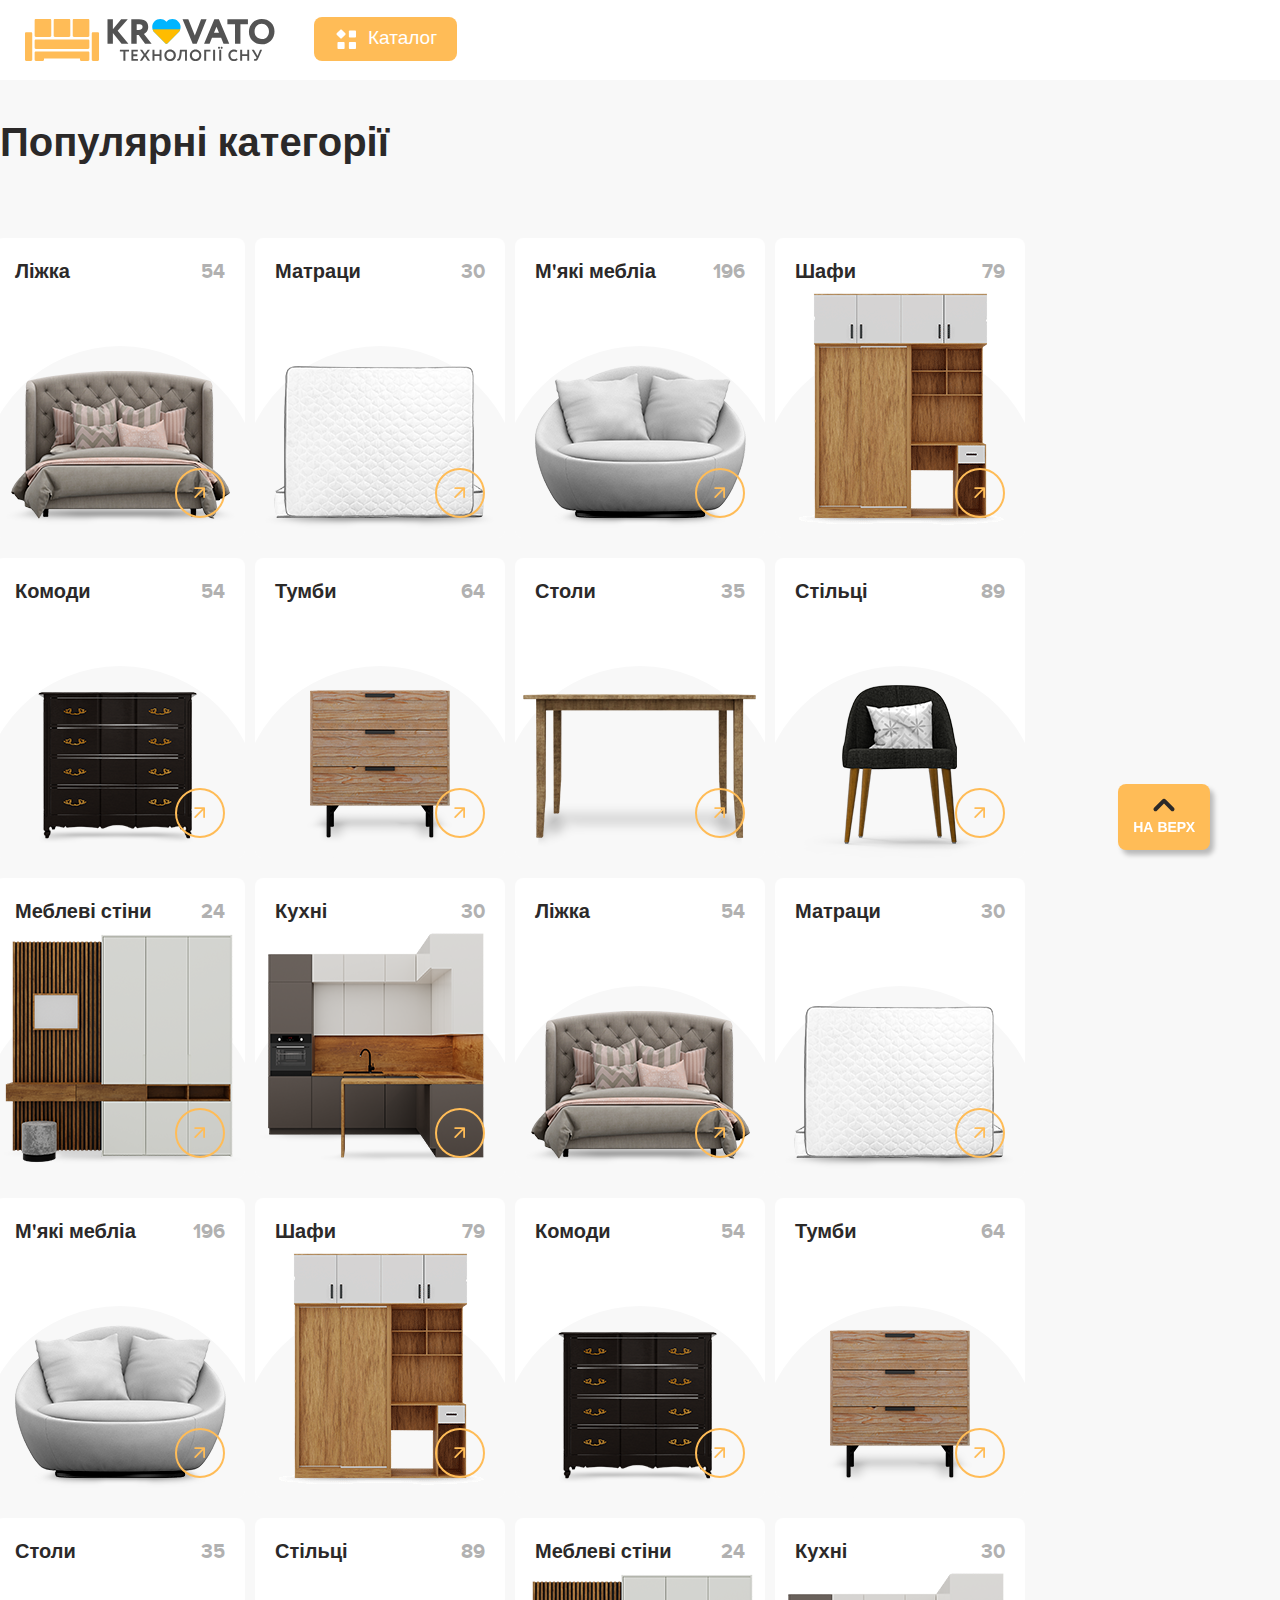
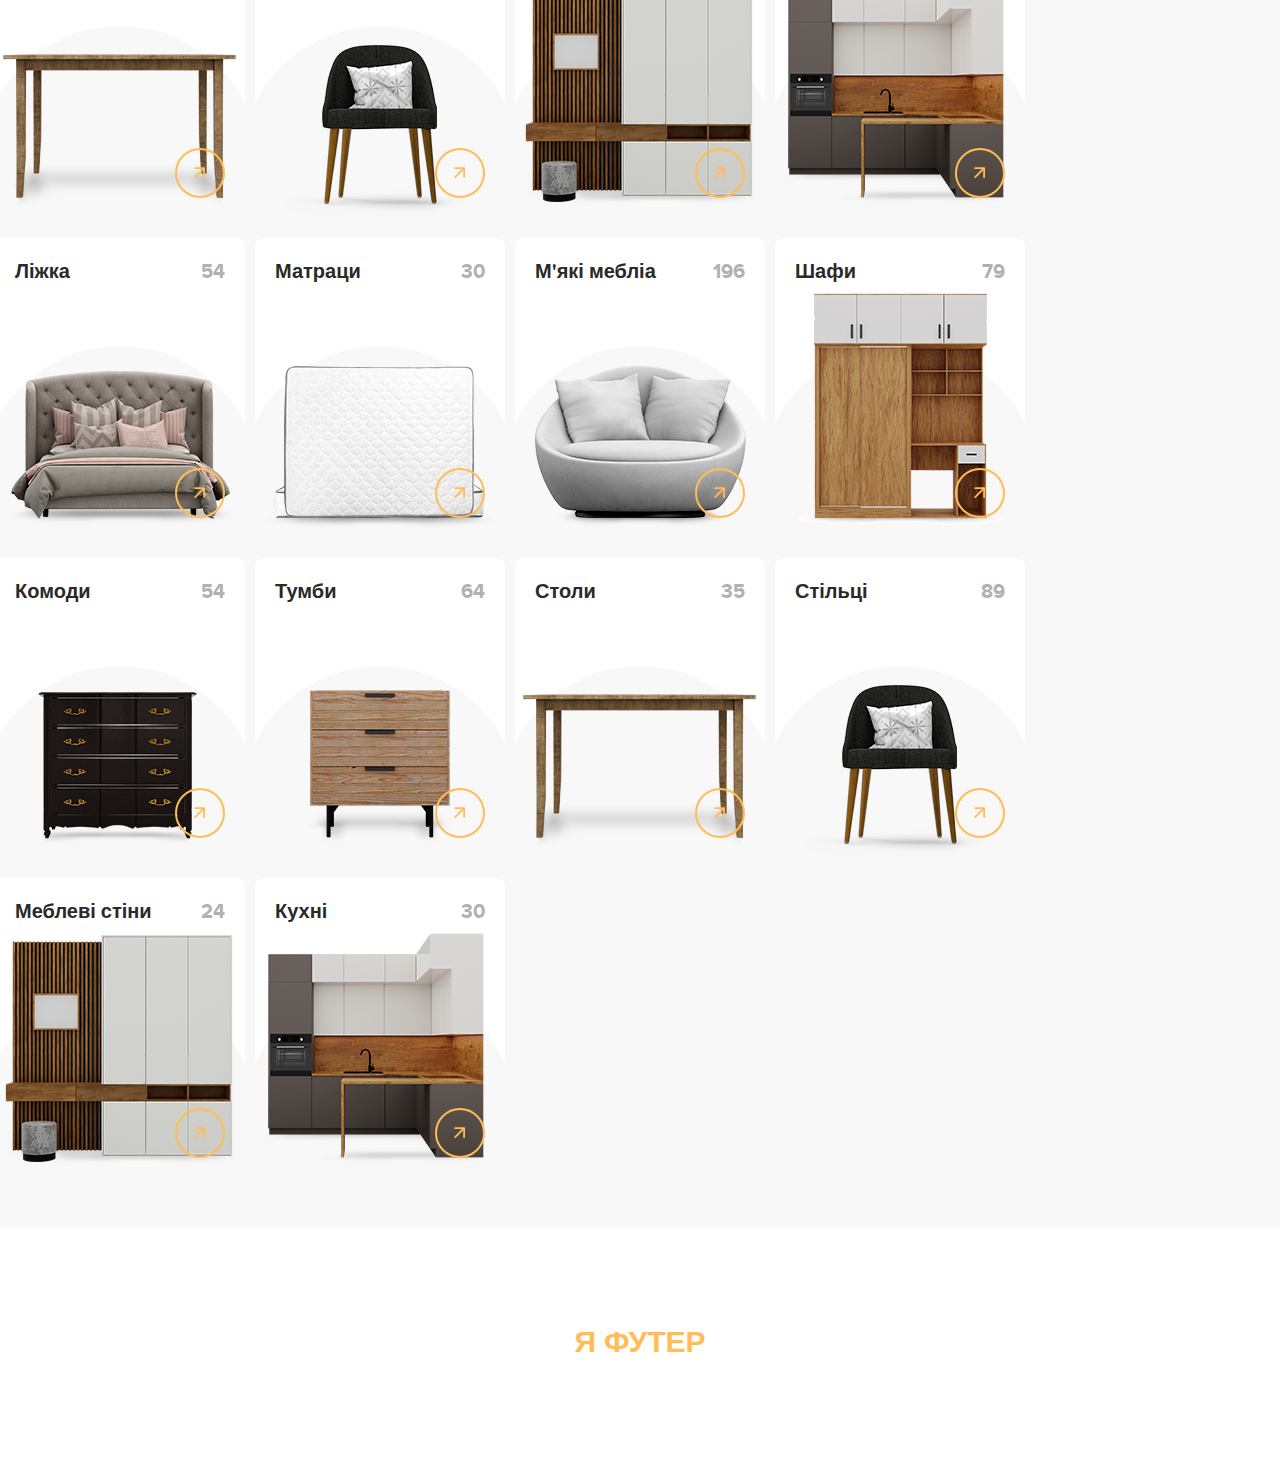
<file: lesson_10/index.html>
<!DOCTYPE html>
<html lang="uk">

	<head>
		<meta charset="UTF-8">
		<meta http-equiv="X-UA-Compatible" content="IE=edge">
		<meta name="viewport" content="width=device-width, initial-scale=1.0">
		<link rel="stylesheet" href="css/style.css">
		<title>урок 10</title>
	</head>


	<body>
		<div class="wrapper">
			<header class="header">
				<div class="header___conteiner">

					<a href="#" class="header__logo" id="logo">
						<img src="img/icon/logo-header.svg" alt="logo" class="header__img">
					</a>
					<a href="#drop-list" class="header__button"><span>каталог</span></a>



					<div id="drop-list" class="header__dropdown dropdown">
						<ul class="dropdown__list">

							<li class="dropdown__item">

								<a href="#" class="dropdown__link">
									<img src="img/icon/bed.svg" alt="іконка ліжка">
									<span>Ліжка</span>
								</a>

								<div class="sub-menu">
									<ul class="sub-menu__list">
										<li class="sub-menu__item">
											<a href="#" class="sub-menu__link">Ліжка від Krovato</a>
										</li>
										<li class="sub-menu__item">
											<a href="#" class="sub-menu__link">Ліжка з підйомним механізмом</a>
										</li>
										<li class="sub-menu__item">
											<a href="#" class="sub-menu__link">Ліжка Акції</a>
										</li>
										<li class="sub-menu__item">
											<a href="#" class="sub-menu__link">Ліжка з м'яким узголів'ям</a>
										</li>
									</ul>
								</div>
							</li>

							<li class="dropdown__item">

								<a href="#" class="dropdown__link">
									<img src="img/icon/matrace.svg" alt="іконка ліжка">
									<span>Матраци</span>
								</a>

								<div class="sub-menu">
									<ul class="sub-menu__list">
										<li class="sub-menu__item">
											<a href="#" class="sub-menu__link">Односпальні матраци</a>
										</li>
										<li class="sub-menu__item">
											<a href="#" class="sub-menu__link">Двоспальні матраци</a>
										</li>
										<li class="sub-menu__item">
											<a href="#" class="sub-menu__link">Пружинний блок Bonnel</a>
										</li>
										<li class="sub-menu__item">
											<a href="#" class="sub-menu__link">Пружинний блок Pocket Spring</a>
										</li>
										<li class="sub-menu__item">
											<a href="#" class="sub-menu__link">Безпружинні матраци</a>
										</li>
										<li class="sub-menu__item">
											<a href="#" class="sub-menu__link">Матраци з ефектом Зима-Літо</a>
										</li>
										<li class="sub-menu__item">
											<a href="#" class="sub-menu__link">Футони</a>
										</li>
										<li class="sub-menu__item">
											<a href="#" class="sub-menu__link">Дитячі матраци</a>
										</li>
										<li class="sub-menu__item">
											<a href="#" class="sub-menu__link">Матраци Економ</a>
										</li>
									</ul>

								</div>

								<li class="dropdown__item">

									<a href="#" class="dropdown__link">
										<img src="img/icon/couch.svg" alt="іконка М’які меблі">
										<span>М’які меблі</span>
									</a>

								</li>

								<li class="dropdown__item">
									<a href="#" class="dropdown__link">
										<img src="img/icon/komod.svg" alt="іконка Комоди">
										<span>Комоди</span>
									</a>

								</li>
								<li class="dropdown__item">
									<a href="#" class="dropdown__link">
										<img src="img/icon/table.svg" alt="іконка Столи">
										<span>Столи</span>
									</a>

								</li>
								<li class="dropdown__item">
									<a href="#" class="dropdown__link">
										<img src="img/icon/chaire.svg" alt="іконка Стільці">
										<span>Стільці</span>
									</a>

								</li>

								<li class="dropdown__item">
									<a href="#" class="dropdown__link">
										<img src="img/icon/wall-furniture.svg" alt="іконка Меблеві стіни">
										<span>Меблеві стіни</span>
									</a>

								</li>

								<li class="dropdown__item">

									<a href="#" class="dropdown__link">
										<img src="img/icon/kitchen.svg" alt="іконка Кухні">
										<span>Кухні</span>
									</a>
								</li>

							</ul>
						</div>
					</div>
				</header>
				<main class="page">

					<div class="skroll-up">
						<a href="#title" class="skroll-up__link"><img
								src="img/icon/black-arrow.svg" alt=""><span>на верх</span></a>
					</div>

					<div class="popular-category">
						<div class="popular-category__wrap">
							<a href="#" class="popular-category__title" id="title">
								Популярні категорії
							</a>
							<div class="popular-category__conteiner">
								<a href="" class="popular-category__card card">
									<div class="card__content">
										<div class="card__title">Ліжка</div>
										<div class="card__quantity">54</div>
										<div class="card__image">
											<img src="img/content/01.png" alt="обложка категорії">
										</div>
									</div>
								</a>

								<a href="" class="popular-category__card card">
									<div class="card__content">
										<div class="card__title">Матраци</div>
										<div class="card__quantity">30</div>
										<div class="card__image">
											<img src="img/content/02.png" alt="обложка категорії">
										</div>
									</div>
								</a>
								<a href="" class="popular-category__card card">
									<div class="card__content">
										<div class="card__title">М'які мебліа</div>
										<div class="card__quantity">196</div>
										<div class="card__image">
											<img src="img/content/03.png" alt="обложка категорії">
										</div>
									</div>
								</a>
								<a href="" class="popular-category__card card">
									<div class="card__content">
										<div class="card__title">Шафи</div>
										<div class="card__quantity">79</div>
										<div class="card__image">
											<img src="img/content/04.png" alt="обложка категорії">
										</div>
									</div>
								</a>
								<a href="" class="popular-category__card card">
									<div class="card__content">
										<div class="card__title">Комоди</div>
										<div class="card__quantity">54</div>
										<div class="card__image">
											<img src="img/content/05.png" alt="обложка категорії">
										</div>
									</div>
								</a>
								<a href="" class="popular-category__card card">
									<div class="card__content">
										<div class="card__title">Тумби</div>
										<div class="card__quantity">64</div>
										<div class="card__image">
											<img src="img/content/06.png" alt="обложка категорії">
										</div>
									</div>
								</a>
								<a href="" class="popular-category__card card">
									<div class="card__content">
										<div class="card__title">Столи</div>
										<div class="card__quantity">35</div>
										<div class="card__image">
											<img src="img/content/07.png" alt="обложка категорії">
										</div>
									</div>
								</a>
								<a href="" class="popular-category__card card">
									<div class="card__content">
										<div class="card__title">Стільці</div>
										<div class="card__quantity">89</div>
										<div class="card__image">
											<img src="img/content/08.png" alt="обложка категорії">
										</div>
									</div>
								</a>
								<a href="" class="popular-category__card card">
									<div class="card__content">
										<div class="card__title">Меблеві стіни</div>
										<div class="card__quantity">24</div>
										<div class="card__image">
											<img src="img/content/09.png" alt="обложка категорії">
										</div>
									</div>
								</a>
								<a href="" class="popular-category__card card">
									<div class="card__content">
										<div class="card__title">Кухні</div>
										<div class="card__quantity">30</div>
										<div class="card__image">
											<img src="img/content/10.png" alt="обложка категорії">
										</div>
									</div>
								</a>

								<a href="" class="popular-category__card card">
									<div class="card__content">
										<div class="card__title">Ліжка</div>
										<div class="card__quantity">54</div>
										<div class="card__image">
											<img src="img/content/01.png" alt="обложка категорії">
										</div>
									</div>
								</a>

								<a href="" class="popular-category__card card">
									<div class="card__content">
										<div class="card__title">Матраци</div>
										<div class="card__quantity">30</div>
										<div class="card__image">
											<img src="img/content/02.png" alt="обложка категорії">
										</div>
									</div>
								</a>
								<a href="" class="popular-category__card card">
									<div class="card__content">
										<div class="card__title">М'які мебліа</div>
										<div class="card__quantity">196</div>
										<div class="card__image">
											<img src="img/content/03.png" alt="обложка категорії">
										</div>
									</div>
								</a>
								<a href="" class="popular-category__card card">
									<div class="card__content">
										<div class="card__title">Шафи</div>
										<div class="card__quantity">79</div>
										<div class="card__image">
											<img src="img/content/04.png" alt="обложка категорії">
										</div>
									</div>
								</a>
								<a href="" class="popular-category__card card">
									<div class="card__content">
										<div class="card__title">Комоди</div>
										<div class="card__quantity">54</div>
										<div class="card__image">
											<img src="img/content/05.png" alt="обложка категорії">
										</div>
									</div>
								</a>
								<a href="" class="popular-category__card card">
									<div class="card__content">
										<div class="card__title">Тумби</div>
										<div class="card__quantity">64</div>
										<div class="card__image">
											<img src="img/content/06.png" alt="обложка категорії">
										</div>
									</div>
								</a>
								<a href="" class="popular-category__card card">
									<div class="card__content">
										<div class="card__title">Столи</div>
										<div class="card__quantity">35</div>
										<div class="card__image">
											<img src="img/content/07.png" alt="обложка категорії">
										</div>
									</div>
								</a>
								<a href="" class="popular-category__card card">
									<div class="card__content">
										<div class="card__title">Стільці</div>
										<div class="card__quantity">89</div>
										<div class="card__image">
											<img src="img/content/08.png" alt="обложка категорії">
										</div>
									</div>
								</a>
								<a href="" class="popular-category__card card">
									<div class="card__content">
										<div class="card__title">Меблеві стіни</div>
										<div class="card__quantity">24</div>
										<div class="card__image">
											<img src="img/content/09.png" alt="обложка категорії">
										</div>
									</div>
								</a>
								<a href="" class="popular-category__card card">
									<div class="card__content">
										<div class="card__title">Кухні</div>
										<div class="card__quantity">30</div>
										<div class="card__image">
											<img src="img/content/10.png" alt="обложка категорії">
										</div>
									</div>
								</a>

								<a href="" class="popular-category__card card">
									<div class="card__content">
										<div class="card__title">Ліжка</div>
										<div class="card__quantity">54</div>
										<div class="card__image">
											<img src="img/content/01.png" alt="обложка категорії">
										</div>
									</div>
								</a>

								<a href="" class="popular-category__card card">
									<div class="card__content">
										<div class="card__title">Матраци</div>
										<div class="card__quantity">30</div>
										<div class="card__image">
											<img src="img/content/02.png" alt="обложка категорії">
										</div>
									</div>
								</a>
								<a href="" class="popular-category__card card">
									<div class="card__content">
										<div class="card__title">М'які мебліа</div>
										<div class="card__quantity">196</div>
										<div class="card__image">
											<img src="img/content/03.png" alt="обложка категорії">
										</div>
									</div>
								</a>
								<a href="" class="popular-category__card card">
									<div class="card__content">
										<div class="card__title">Шафи</div>
										<div class="card__quantity">79</div>
										<div class="card__image">
											<img src="img/content/04.png" alt="обложка категорії">
										</div>
									</div>
								</a>
								<a href="" class="popular-category__card card">
									<div class="card__content">
										<div class="card__title">Комоди</div>
										<div class="card__quantity">54</div>
										<div class="card__image">
											<img src="img/content/05.png" alt="обложка категорії">
										</div>
									</div>
								</a>
								<a href="" class="popular-category__card card">
									<div class="card__content">
										<div class="card__title">Тумби</div>
										<div class="card__quantity">64</div>
										<div class="card__image">
											<img src="img/content/06.png" alt="обложка категорії">
										</div>
									</div>
								</a>
								<a href="" class="popular-category__card card">
									<div class="card__content">
										<div class="card__title">Столи</div>
										<div class="card__quantity">35</div>
										<div class="card__image">
											<img src="img/content/07.png" alt="обложка категорії">
										</div>
									</div>
								</a>
								<a href="" class="popular-category__card card">
									<div class="card__content">
										<div class="card__title">Стільці</div>
										<div class="card__quantity">89</div>
										<div class="card__image">
											<img src="img/content/08.png" alt="обложка категорії">
										</div>
									</div>
								</a>
								<a href="" class="popular-category__card card">
									<div class="card__content">
										<div class="card__title">Меблеві стіни</div>
										<div class="card__quantity">24</div>
										<div class="card__image">
											<img src="img/content/09.png" alt="обложка категорії">
										</div>
									</div>
								</a>
								<a href="" class="popular-category__card card">
									<div class="card__content">
										<div class="card__title">Кухні</div>
										<div class="card__quantity">30</div>
										<div class="card__image">
											<img src="img/content/10.png" alt="обложка категорії">
										</div>
									</div>
								</a>
							</div>
						</div>
					</div>

				</main>





				<footer class="footer">
					<span class="footer__text">я футер</span>

				</footer>

			</div>
		</body>

	</html>
</file>
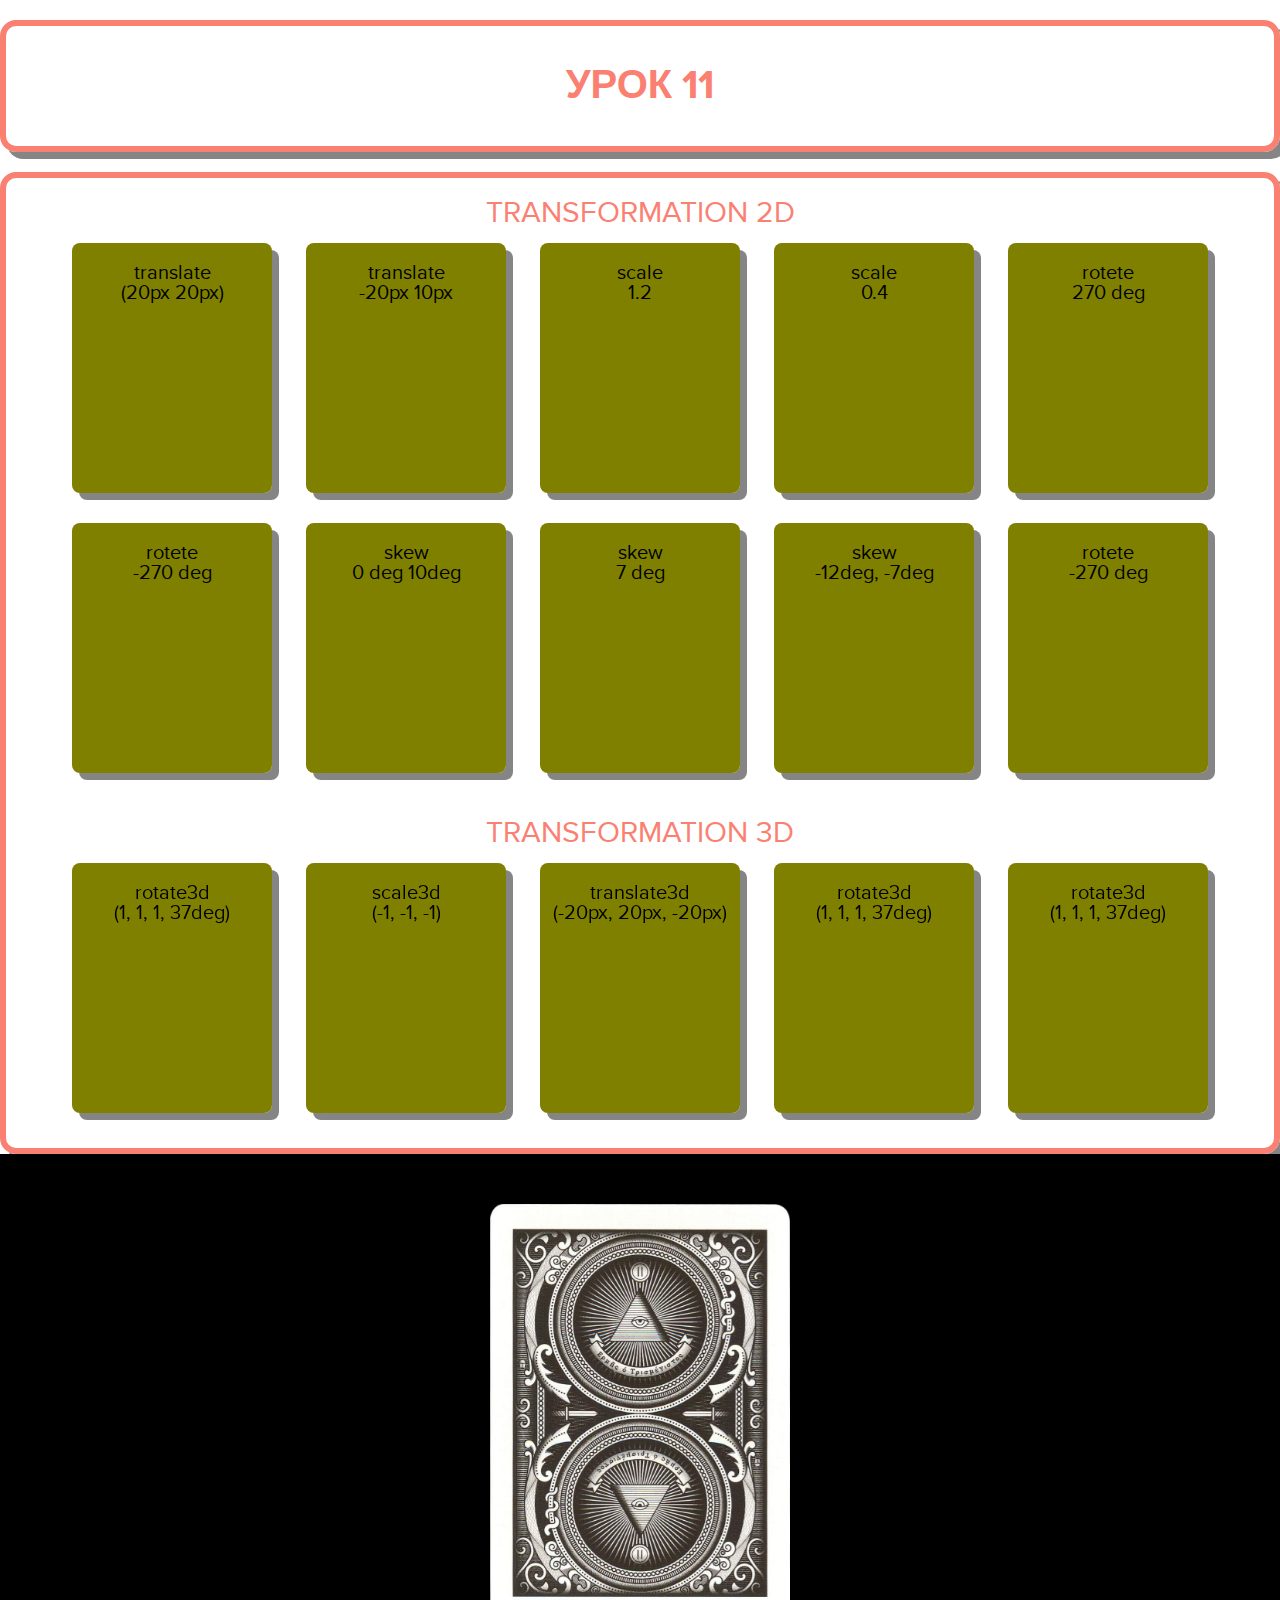
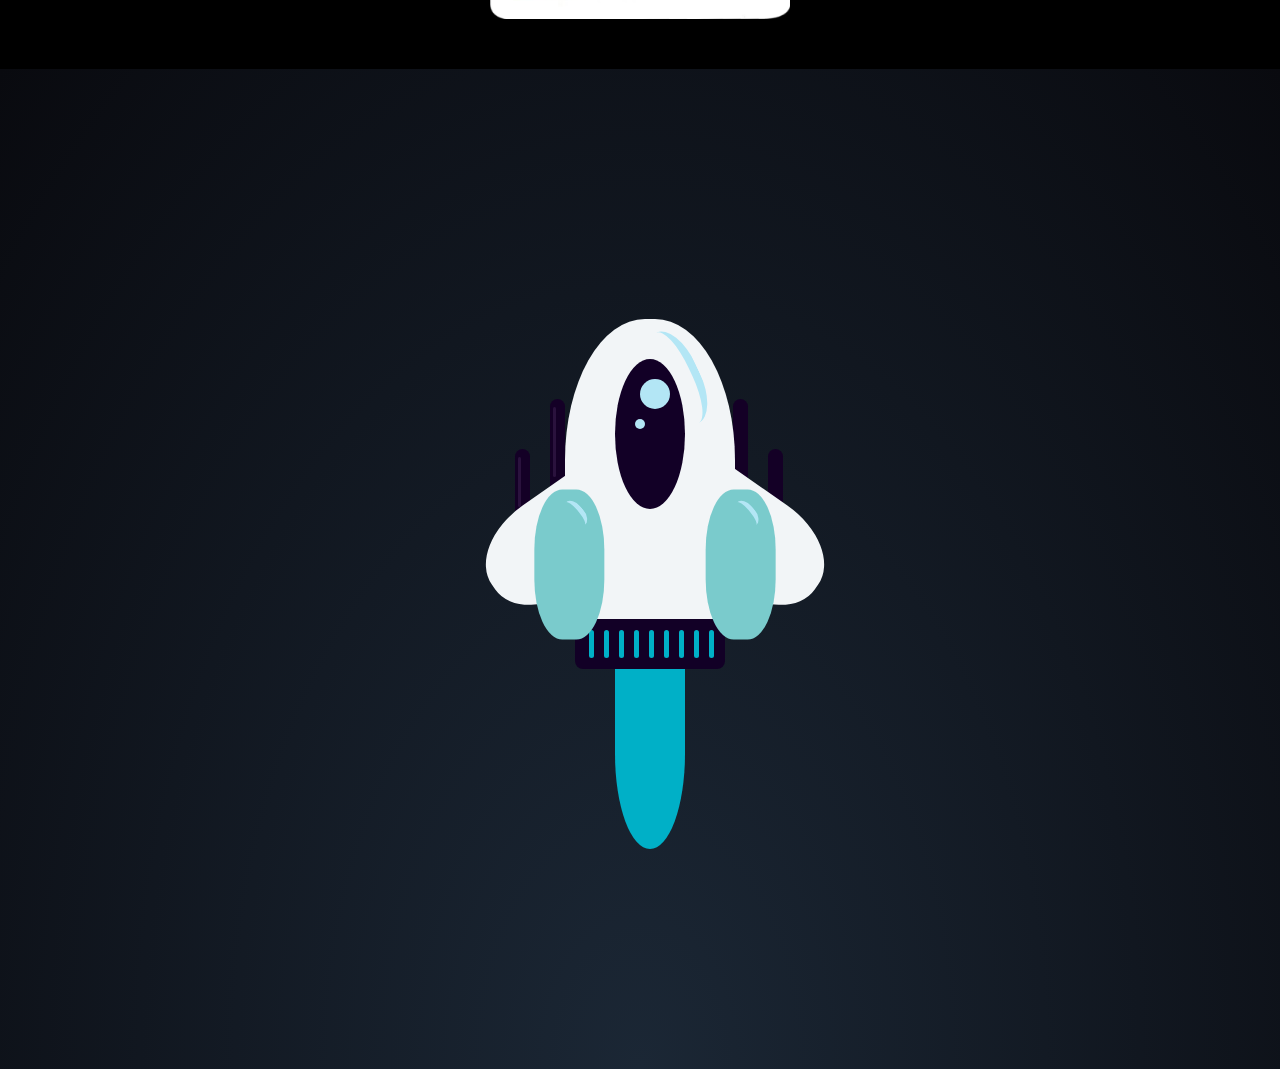
<file: lesson_11/index.html>
<!DOCTYPE html>
<html lang="uk">

	<head>
		<meta charset="UTF-8">
		<meta http-equiv="X-UA-Compatible" content="IE=edge">
		<meta name="viewport" content="width=device-width, initial-scale=1.0">
		<link rel="stylesheet" href="css/style.css">
		<title>урок 11-12</title>
	</head>

	<body>
		<div class="wrapper">
			<header class="header">
				<div class="header__title-box title">
					<h1 class="title__main">урок 11</h1>
				</div>
			</header>
			<main class="page">

				<div class="example">
					<div class="example__conteiner">
						<div class="example__2d">
							<h2>transformation 2d</h2>
							<div class="block block--translate">
								<div class="block__item block__item--translate ">
									<p>translate <br>(20px 20px)</p>
								</div>
							</div>

							<div class="block block--translate-2">
								<div class="block__item block__item--translate-2 ">
									<p>translate <br>-20px 10px</p>
								</div>
							</div>

							<div class="block block--scale">
								<div class="block__item block__item--scale ">
									<p>scale <br>1.2</p>
								</div>
							</div>

							<div class="block block--scale-2">
								<div class="block__item block__item--scale-2 ">
									<p>scale<br>0.4</p>
								</div>
							</div>

							<div class="block block--rotate">
								<div class="block__item block__item--rotate">
									<p>rotete <br>270 deg</p>
								</div>
							</div>

							<div class="block block--rotate-2">
								<div class="block__item block__item--rotate-2">
									<p>rotete <br>-270 deg</p>
								</div>
							</div>

							<div class="block block--skew">
								<div class="block__item block__item--skew">
									<p>skew<br>0 deg 10deg</p>
								</div>
							</div>
							<div class="block block--skew-2">
								<div class="block__item block__item--skew-2">
									<p>skew<br>7 deg</p>
								</div>
							</div>

							<div class="block block--skew-3">
								<div class="block__item block__item--skew-3">
									<p>skew<br>-12deg, -7deg</p>
								</div>
							</div>

							<div class="block block--origin">
								<div class="block__item block__item--origin">
									<p>rotete <br>-270 deg</p>
								</div>
							</div>

						</div>
						<div class="example__3d">
							<h2>transformation 3d</h2>

							<div class="block-3d block-3d--rotate">
								<div class="block-3d__item block-3d__item--rotate">
									<p>rotate3d <br>(1, 1, 1, 37deg)</p>
								</div>
							</div>

							<div class="block-3d block-3d--rotate">
								<div class="block-3d__item block-3d__item--scale">
									<p>scale3d <br>(-1, -1, -1)</p>
								</div>
							</div>

							<div class="block-3d block-3d--translate">
								<div class="block-3d__item block-3d__item--translate">
									<p>translate3d <br>(-20px, 20px, -20px)</p>
								</div>
							</div>

							<div class="block-3d block-3d--rotatey">
								<div class="block-3d__item block-3d__item--rotatey">
									<p>rotate3d <br>(1, 1, 1, 37deg)</p>
								</div>
							</div>


							<div class="block-3d block-3d--rotatex">
								<div class="block-3d__item block-3d__item--rotatex">
									<p>rotate3d <br>(1, 1, 1, 37deg)</p>
								</div>
							</div>

						</div>

					</div>
				</div>

				<div class="card">
					<div class="card__body">
						<div class="card__back">
							<img src="img/play-card/card-back.png" alt="сорочка">
						</div>
						<div class="card__front">
							<img src="img/play-card/card-front.png" alt="лицьова сторона">
						</div>
					</div>
				</div>
				<div class="space">
				
					<div class="space-ship">
						<div class="guns">
							<div class="guns-left">
								<div class="gun-1"></div>
								<div class="gun-2"></div>
							</div>
							<div class="guns-right">
								<div class="gun-3"></div>
								<div class="gun-4"></div>
							</div>
						</div>
						<div class="ship-body">
							<div class="illuminator">
							</div>
							
							<div class="wings">
								<div class="wings__left">
									<div class="ballon"></div>
								</div>
								<div class="wings__right">
									<div class="ballon ballon--rigt"></div>
								</div>
							</div>
							
							<div class="engine">
								<div class="decor"></div>
								<div class="decor"></div>
								<div class="decor"></div>
								<div class="decor"></div>
								<div class="decor"></div>
								<div class="decor"></div>
								<div class="decor"></div>
								<div class="decor"></div>
								<div class="decor"></div>
							</div>
							<div class="fire">
								<div class="sprks-conteiner">
									<div class="spark1"></div>
									<div class="spark2"></div>
									<div class="spark3"></div>
									<div class="spark4"></div>
									<div class="spark5"></div>
									<div class="spark6"></div>
								</div>
							</div>
					

						</div>
					</div>
				</div>
		

			</main>
			<footer>


			</footer>
		</div>
	</body>

</html>
</file>
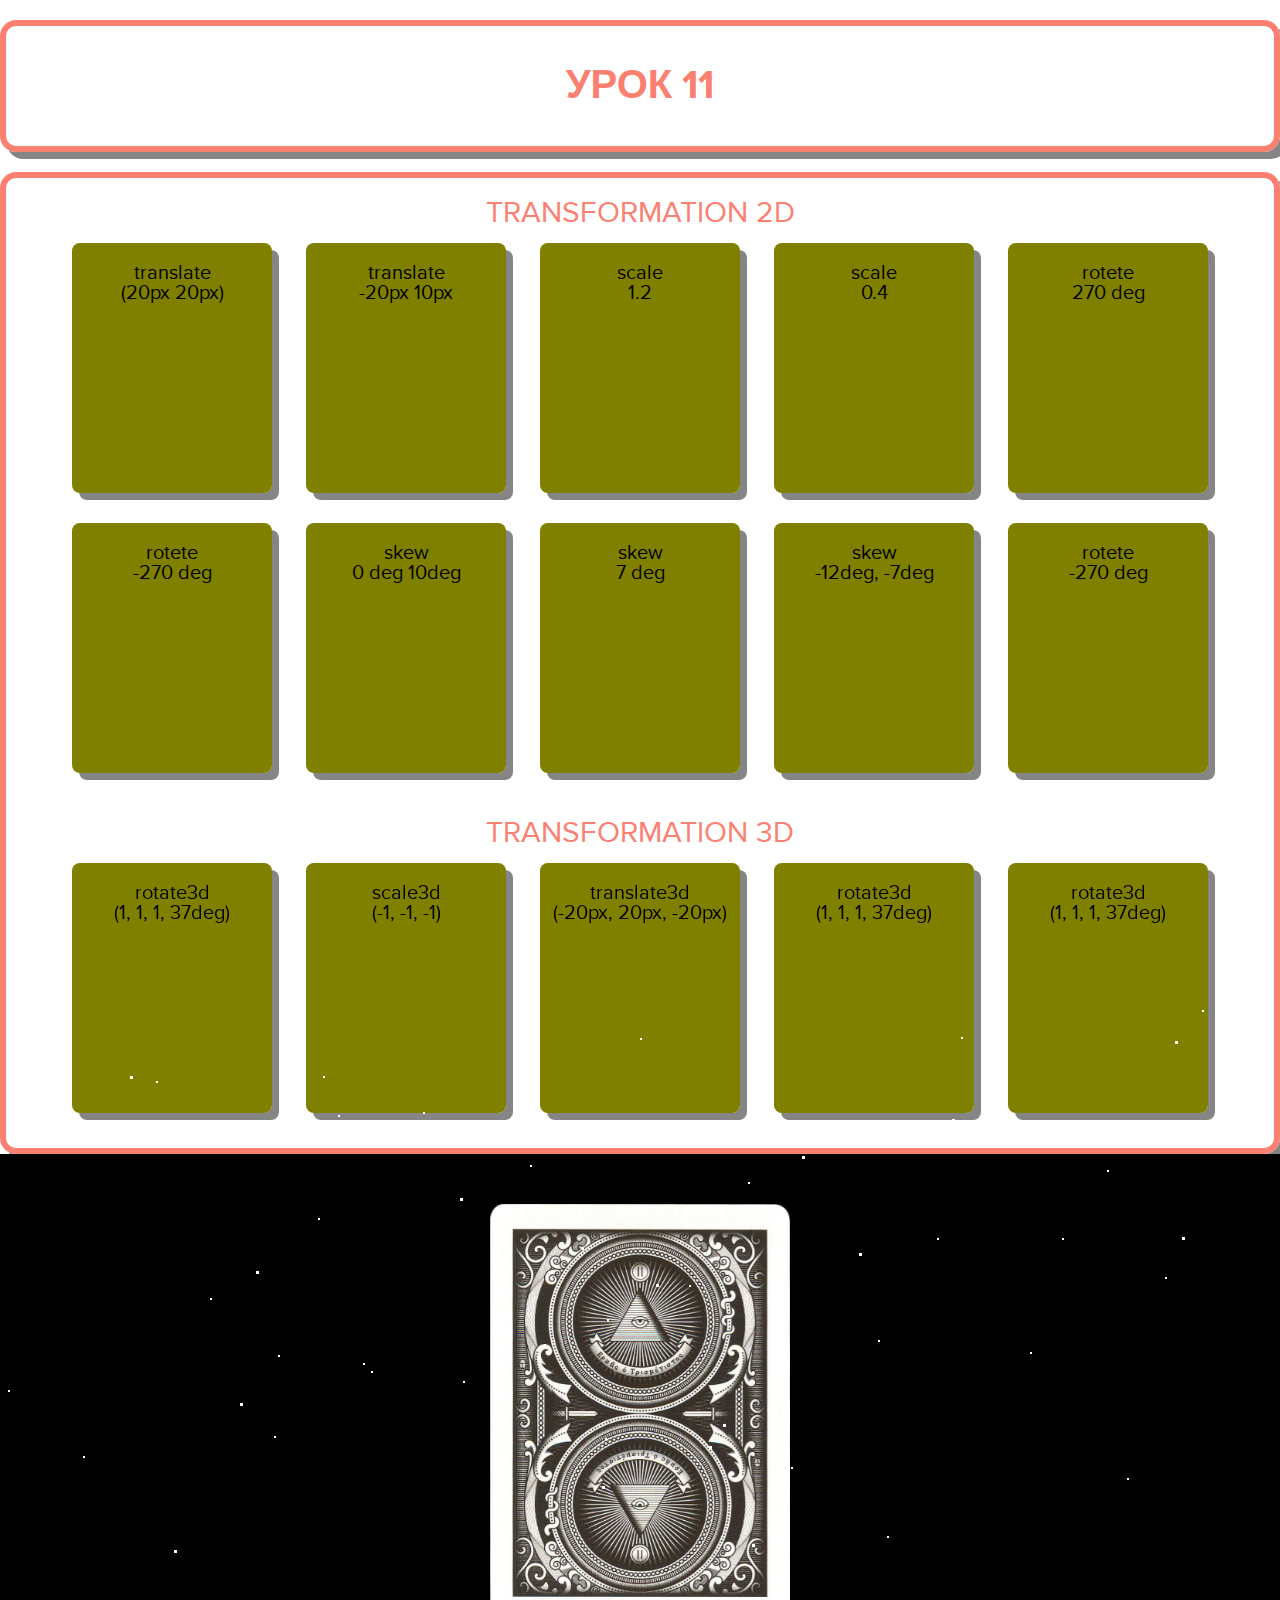
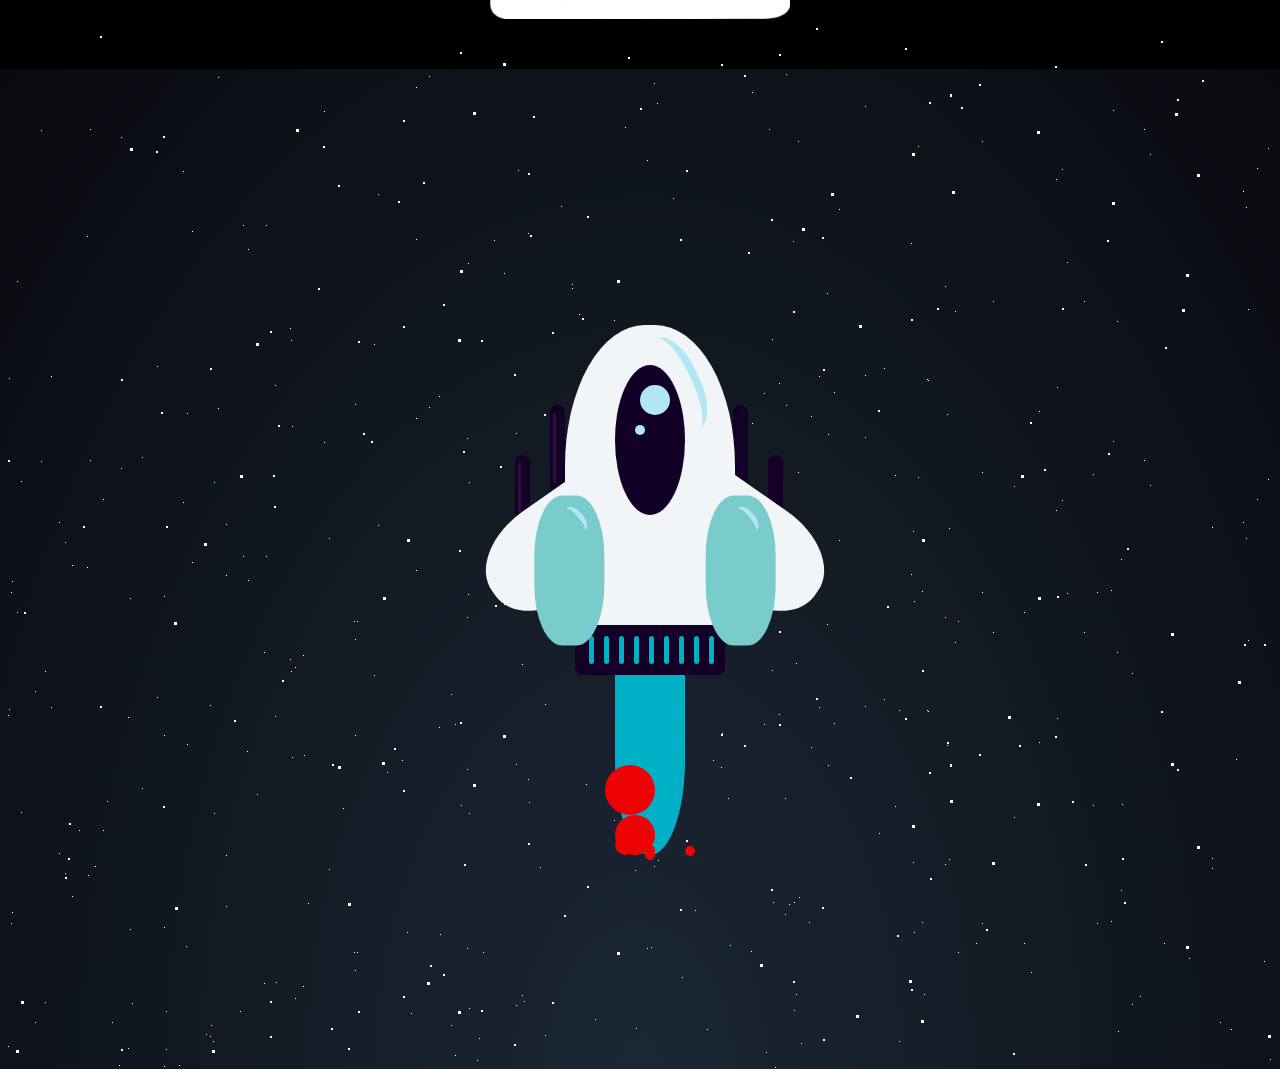
<file: lesson_12/index.html>
<!DOCTYPE html>
<html lang="uk">

	<head>
		<meta charset="UTF-8">
		<meta http-equiv="X-UA-Compatible" content="IE=edge">
		<meta name="viewport" content="width=device-width, initial-scale=1.0">
		<link rel="stylesheet" href="css/style.css">
		<title>урок 11-12</title>
	</head>

	<body>
		<div class="wrapper">
			<header class="header">
				<div class="header__title-box title">
					<h1 class="title__main">урок 11</h1>
				</div>
			</header>
			<main class="page">

				<div class="example">
					<div class="example__conteiner">
						<div class="example__2d">
							<h2>transformation 2d</h2>
							<div class="block block--translate">
								<div class="block__item block__item--translate ">
									<p>translate <br>(20px 20px)</p>
								</div>
							</div>

							<div class="block block--translate-2">
								<div class="block__item block__item--translate-2 ">
									<p>translate <br>-20px 10px</p>
								</div>
							</div>

							<div class="block block--scale">
								<div class="block__item block__item--scale ">
									<p>scale <br>1.2</p>
								</div>
							</div>

							<div class="block block--scale-2">
								<div class="block__item block__item--scale-2 ">
									<p>scale<br>0.4</p>
								</div>
							</div>

							<div class="block block--rotate">
								<div class="block__item block__item--rotate">
									<p>rotete <br>270 deg</p>
								</div>
							</div>

							<div class="block block--rotate-2">
								<div class="block__item block__item--rotate-2">
									<p>rotete <br>-270 deg</p>
								</div>
							</div>

							<div class="block block--skew">
								<div class="block__item block__item--skew">
									<p>skew<br>0 deg 10deg</p>
								</div>
							</div>
							<div class="block block--skew-2">
								<div class="block__item block__item--skew-2">
									<p>skew<br>7 deg</p>
								</div>
							</div>

							<div class="block block--skew-3">
								<div class="block__item block__item--skew-3">
									<p>skew<br>-12deg, -7deg</p>
								</div>
							</div>

							<div class="block block--origin">
								<div class="block__item block__item--origin">
									<p>rotete <br>-270 deg</p>
								</div>
							</div>

						</div>
						<div class="example__3d">
							<h2>transformation 3d</h2>

							<div class="block-3d block-3d--rotate">
								<div class="block-3d__item block-3d__item--rotate">
									<p>rotate3d <br>(1, 1, 1, 37deg)</p>
								</div>
							</div>

							<div class="block-3d block-3d--rotate">
								<div class="block-3d__item block-3d__item--scale">
									<p>scale3d <br>(-1, -1, -1)</p>
								</div>
							</div>

							<div class="block-3d block-3d--translate">
								<div class="block-3d__item block-3d__item--translate">
									<p>translate3d <br>(-20px, 20px, -20px)</p>
								</div>
							</div>

							<div class="block-3d block-3d--rotatey">
								<div class="block-3d__item block-3d__item--rotatey">
									<p>rotate3d <br>(1, 1, 1, 37deg)</p>
								</div>
							</div>


							<div class="block-3d block-3d--rotatex">
								<div class="block-3d__item block-3d__item--rotatex">
									<p>rotate3d <br>(1, 1, 1, 37deg)</p>
								</div>
							</div>

						</div>

					</div>
				</div>

				<div class="card">
					<div class="card__body">
						<div class="card__back">
							<img src="img/play-card/card-back.png" alt="сорочка">
						</div>
						<div class="card__front">
							<img src="img/play-card/card-front.png" alt="лицьова сторона">
						</div>
					</div>
				</div>
				<div class="space">
					<div class="stars"></div>
					<div class="stars-2"></div>
					<div class="stars-3"></div>
					<div class="space-ship">
						<div class="guns">
							<div class="guns-left">
								<div class="gun-1"></div>
								<div class="gun-2"></div>
							</div>
							<div class="guns-right">
								<div class="gun-3"></div>
								<div class="gun-4"></div>
							</div>
						</div>
						<div class="ship-body">
							<div class="illuminator">
							</div>
							
							<div class="wings">
								<div class="wings__left">
									<div class="ballon"></div>
								</div>
								<div class="wings__right">
									<div class="ballon ballon--rigt"></div>
								</div>
							</div>
							
							<div class="engine">
								<div class="decor"></div>
								<div class="decor"></div>
								<div class="decor"></div>
								<div class="decor"></div>
								<div class="decor"></div>
								<div class="decor"></div>
								<div class="decor"></div>
								<div class="decor"></div>
								<div class="decor"></div>
							</div>
							<div class="fire">
								<div class="sprks-conteiner">
									<div class="spark1"></div>
									<div class="spark2"></div>
									<div class="spark3"></div>
									<div class="spark4"></div>
									<div class="spark5"></div>
									<div class="spark6"></div>
								</div>
							</div>
					

						</div>
					</div>
				</div>
		

			</main>
			<footer>


			</footer>
		</div>
	</body>

</html>
</file>
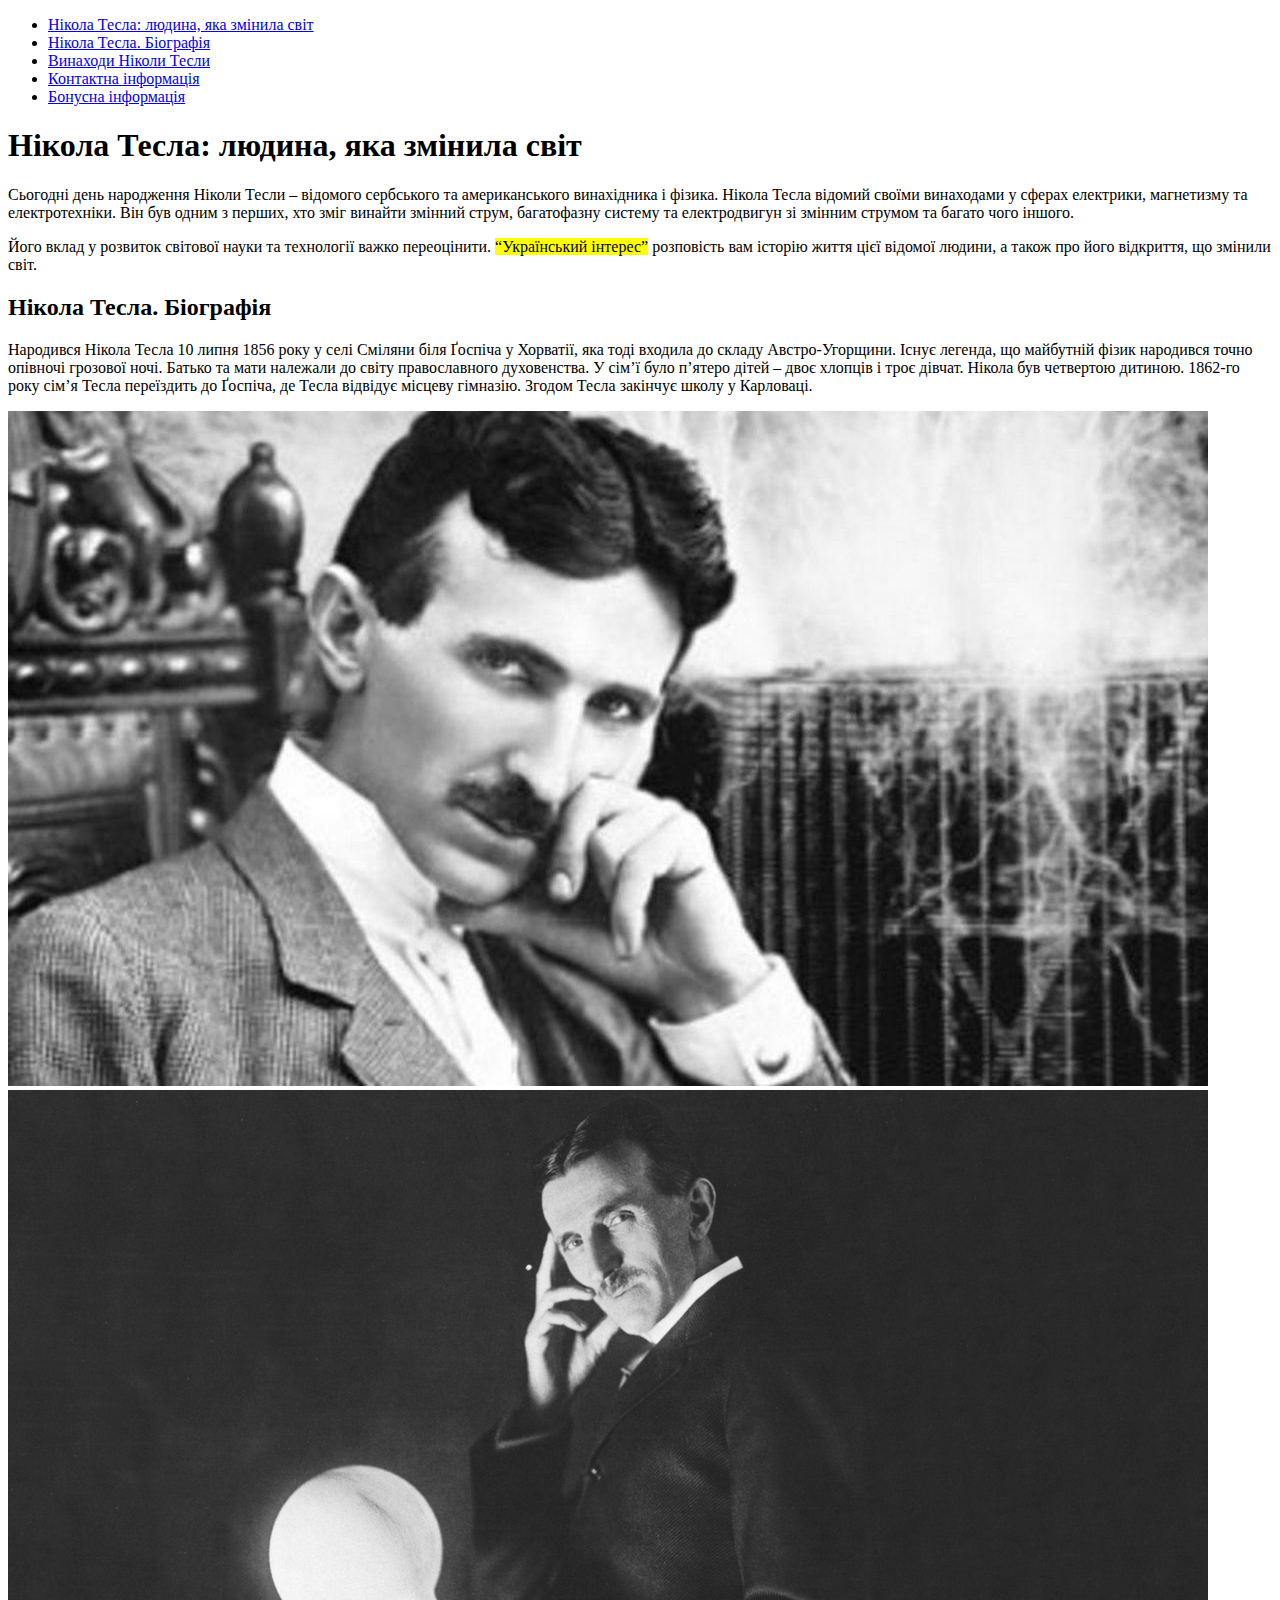
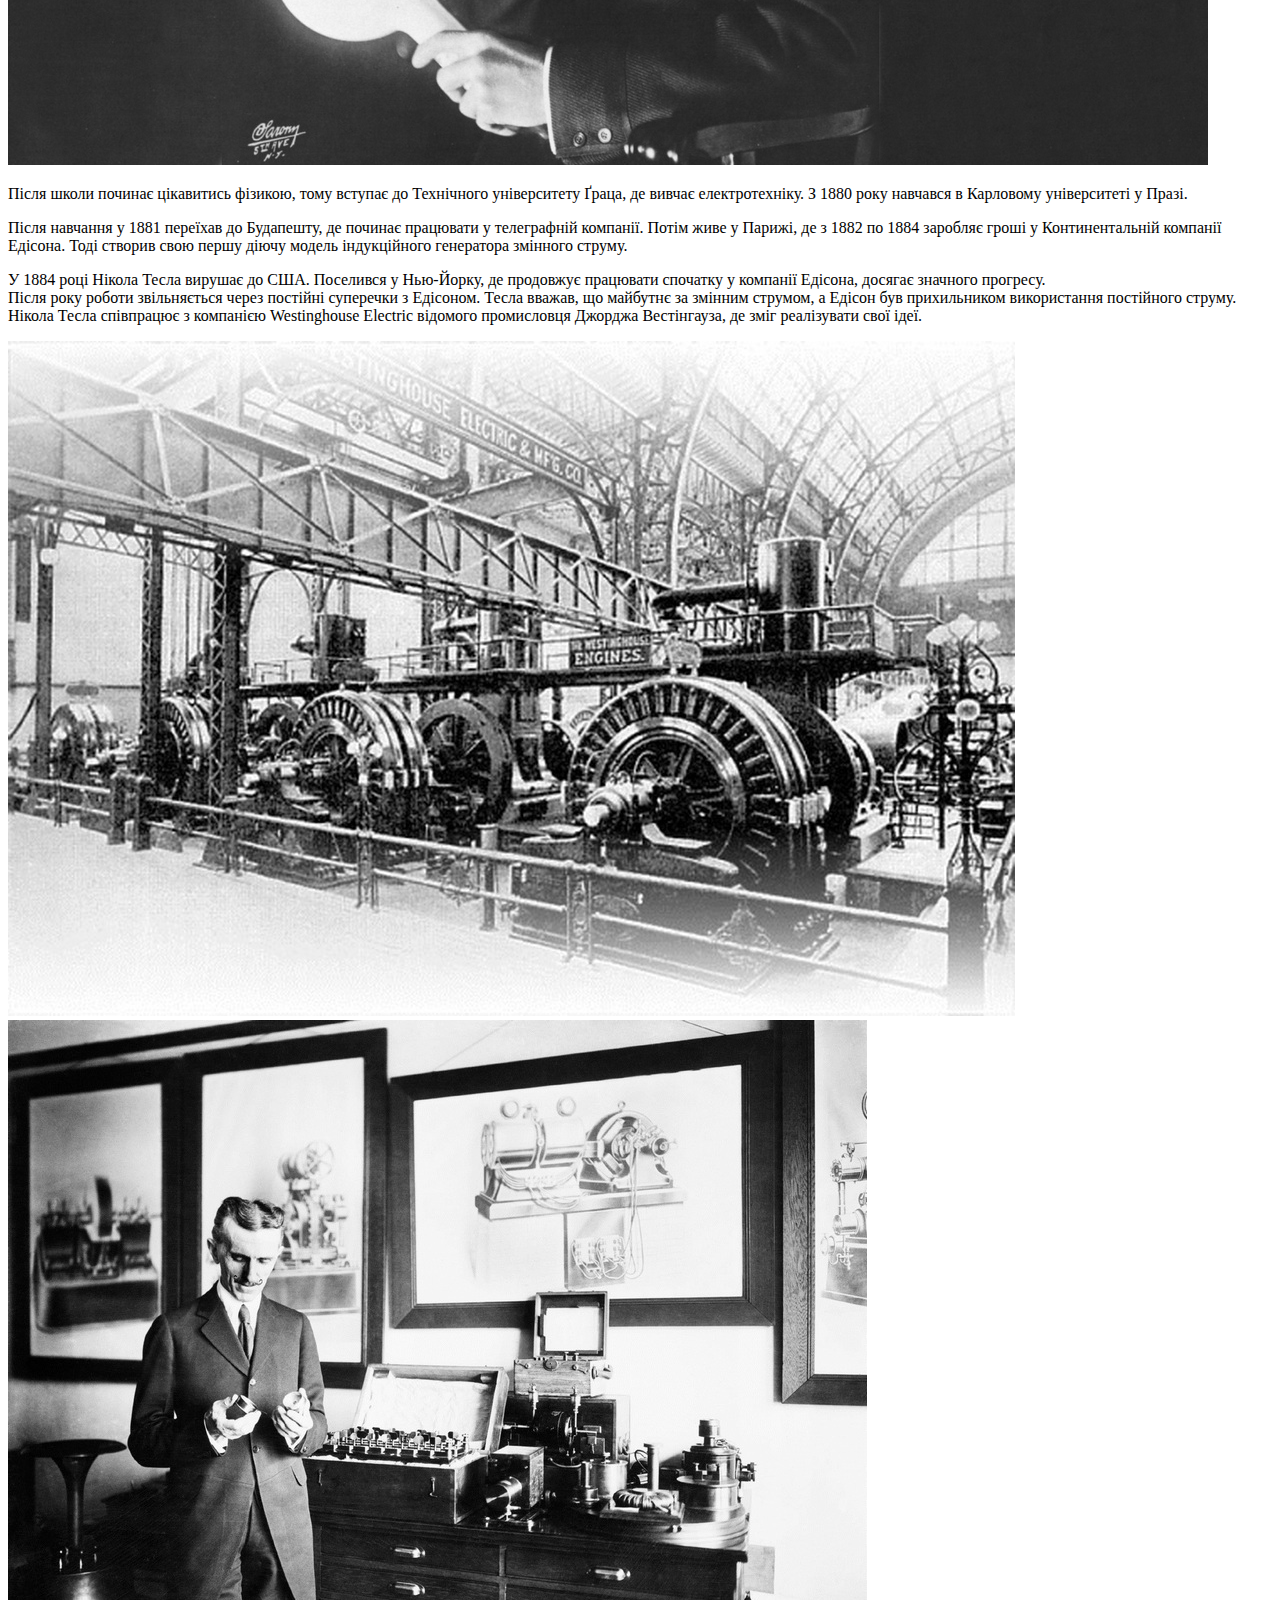
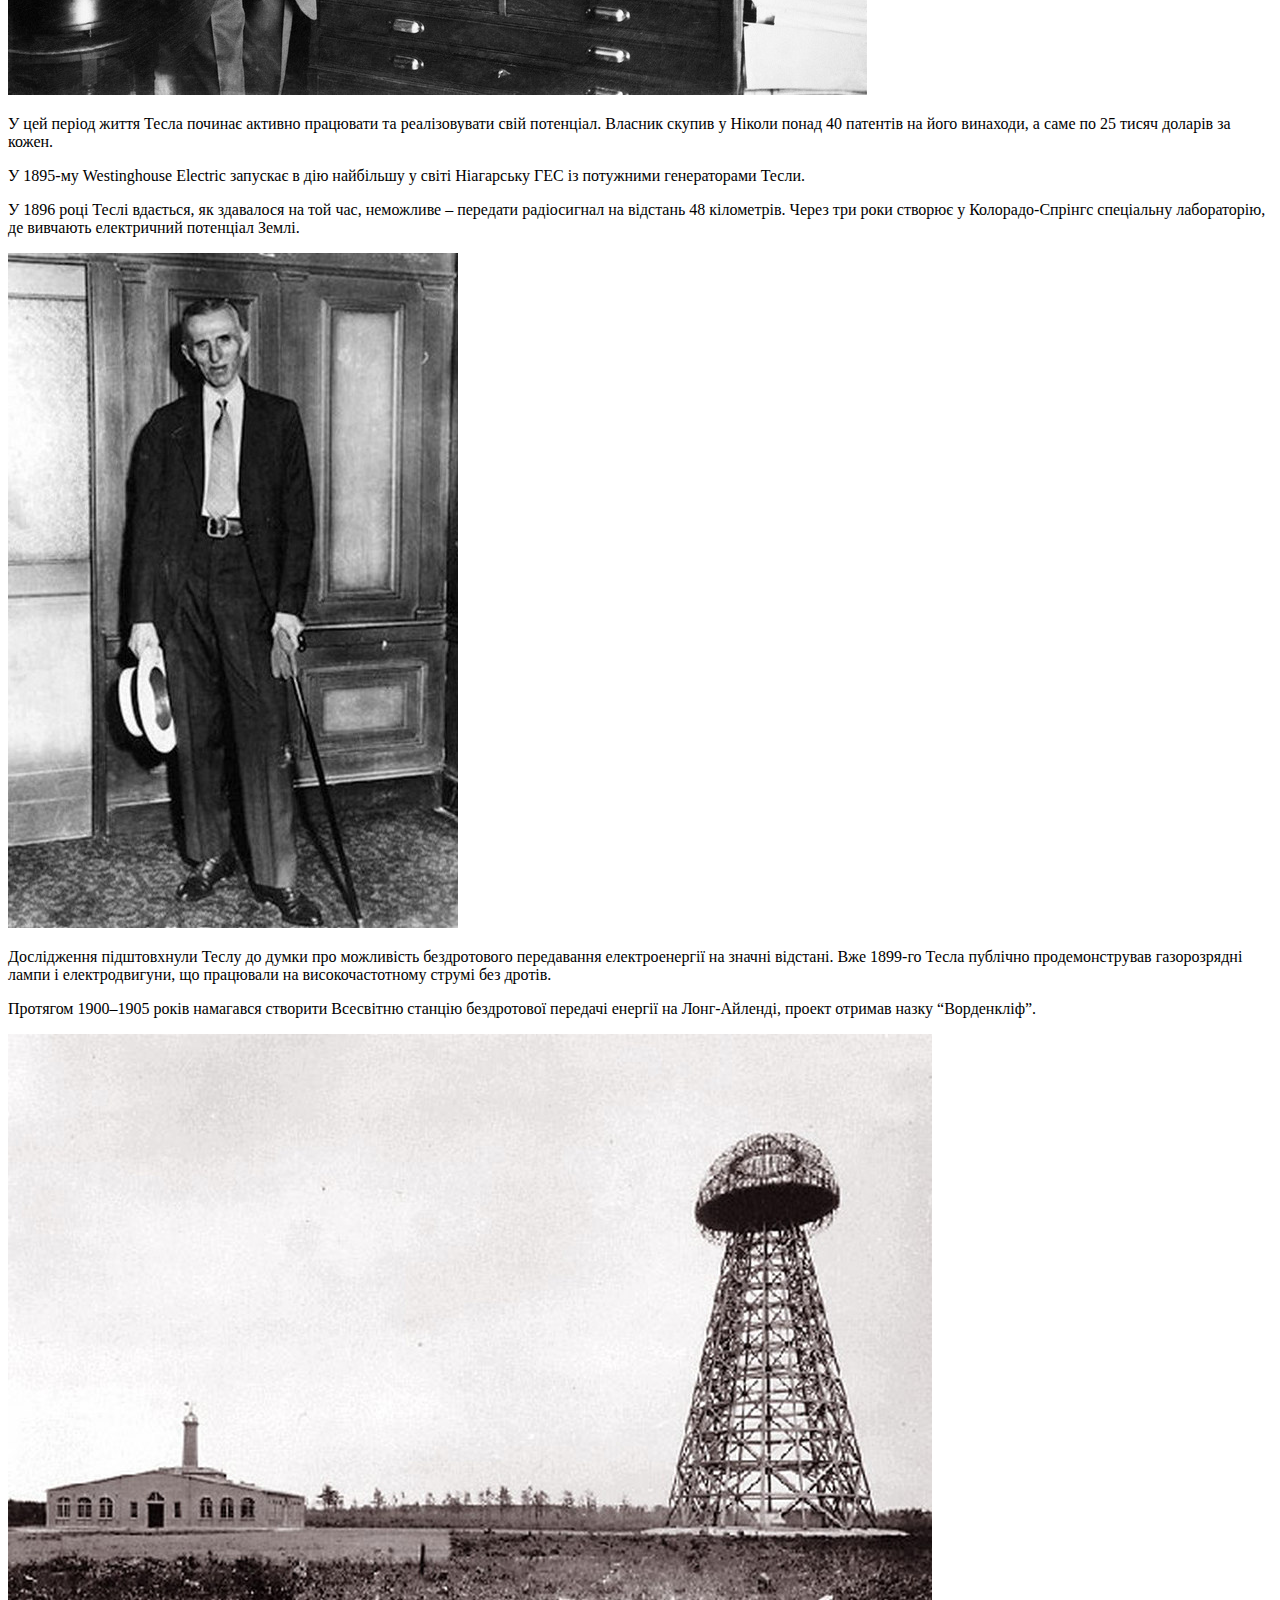
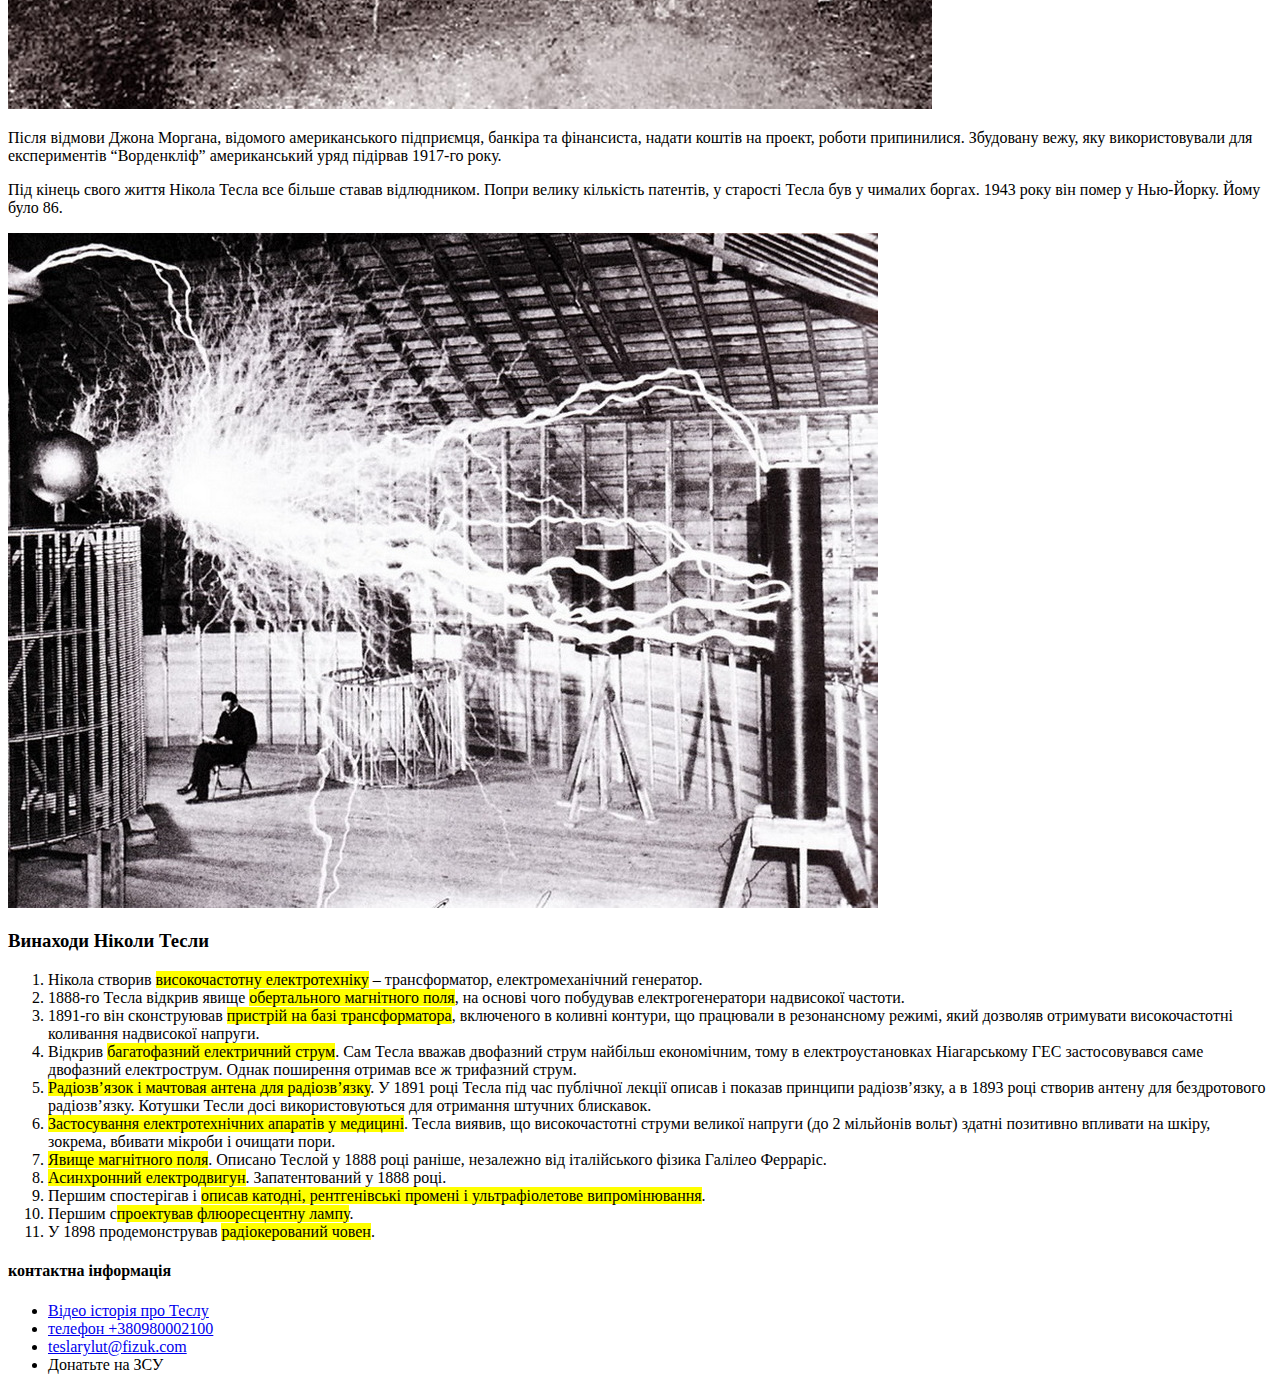
<file: lesson_2/index.html>
<!DOCTYPE html>
<html lang="uk">

<head>
	<meta charset="UTF-8">
	<meta http-equiv="X-UA-Compatible" content="IE=edge">
	<meta name="viewport" content="width=device-width, initial-scale=1.0">
	<title>Нікола Тесла: людина, яка змінила світ</title>
</head>

<body>
	<header>
		<div>
			<ul class="navigation">
				<li>
					<a href="#section-1">Нікола Тесла: людина, яка змінила світ</a>
				</li>
				<li>
					<a href="#section-2">Нікола Тесла. Біографія</a>
				</li>
				<li>
					<a href="#section-3">Винаходи Ніколи Тесли</a>
				</li>
				<li>
					<a href="#section-4">Контактна інформація</a>
				</li>
				<li>
					<a href="bonus.html">Бонусна інформація</a>
				</li>
			</ul>
		</div>

	</header>
	<main class="paige">
		<div class="paper">
			<h1 id="section-1">Нікола Тесла: людина, яка змінила світ</h1>
			<p>
				Сьогодні день народження Ніколи Тесли – відомого сербського та американського винахідника і фізика. Нікола
				Тесла відомий своїми винаходами у сферах електрики, магнетизму та електротехніки. Він був одним з перших,
				хто зміг винайти змінний струм, багатофазну систему та електродвигун зі змінним струмом та багато чого
				іншого.
			</p>
			<p>
				Його вклад у розвиток світової науки та технології важко переоцінити. <mark> “Український інтерес”</mark>
				розповість вам історію життя цієї відомої людини, а також про його відкриття, що змінили світ.
			</p>
			<h2 id="section-2">Нікола Тесла. Біографія</h2>
			<p>Народився Нікола Тесла 10 липня 1856 року у селі Сміляни біля Ґоспіча у Хорватії, яка тоді входила до складу
				Австро-Угорщини. Існує легенда, що майбутній фізик народився точно опівночі грозової ночі. Батько та мати
				належали до світу православного духовенства. У сім’ї було п’ятеро дітей – двоє хлопців і троє дівчат. Нікола
				був четвертою дитиною. 1862-го року сім’я Тесла переїздить до Ґоспіча, де Тесла відвідує місцеву гімназію.
				Згодом Тесла закінчує школу у Карловаці.</p>
			<img src="img/nikola-tesla.jpg" alt="Нікола Тесла">
			<img src="img/Nikola-Tesla2.jpg" alt="Нікола Тесла">
			<p>Після школи починає цікавитись фізикою, тому вступає до Технічного університету Ґраца, де вивчає
				електротехніку. З 1880 року навчався в Карловому університеті у Празі.</p>
			<p>Після навчання у 1881 переїхав до Будапешту, де починає працювати у телеграфній компанії. Потім живе у
				Парижі, де з 1882 по 1884 заробляє гроші у Континентальній компанії Едісона. Тоді створив свою першу діючу
				модель індукційного генератора змінного струму.</p>
			<p>У 1884 році Нікола Тесла вирушає до США. Поселився у Нью-Йорку, де продовжує працювати спочатку у компанії
				Едісона, досягає значного прогресу. <br> Після року роботи звільняється через постійні суперечки з Едісоном.
				Тесла вважав, що майбутнє за змінним струмом, а Едісон був прихильником використання постійного струму.
				Нікола Тесла співпрацює з компанією Westinghouse Electric відомого промисловця Джорджа Вестінгауза, де зміг
				реалізувати свої ідеї.</p>
			<img src="img/Nikola-Tesla-3.jpg" alt="великі електричні мотори">
			<img src="img/Nikola-Tesla-4.jpg" alt="Нікола тесла в кабінеті">
			<p>У цей період життя <span>Тесла починає активно працювати</span> та реалізовувати свій потенціал. Власник
				скупив у Ніколи
				понад 40 патентів на його винаходи, а саме по 25 тисяч доларів за кожен.</p>
			<p>У 1895-му Westinghouse Electric запускає в дію найбільшу у світі Ніагарську ГЕС із потужними генераторами
				Тесли.</p>
			<p>У 1896 році Теслі вдається, як здавалося на той час, неможливе – передати радіосигнал на відстань 48
				кілометрів. Через три роки створює у Колорадо-Спрінгс спеціальну лабораторію, де вивчають електричний
				потенціал Землі.</p>
			<img src="img/Nikola-Tesla-5.jpg" alt="Нікола Тесла">
			<p>Дослідження підштовхнули Теслу до думки про можливість бездротового передавання електроенергії на значні
				відстані. Вже 1899-го Тесла публічно продемонстрував газорозрядні лампи і електродвигуни, що працювали на
				високочастотному струмі без дротів.</p>
			<p>Протягом 1900–1905 років намагався створити Всесвітню станцію бездротової передачі енергії на Лонг-Айленді,
				проект отримав назку “Ворденкліф”.</p>
			<img src="img/Nikola-Tesla-6.jpg" alt="Вондеркліф">
			<p>Після відмови Джона Моргана, відомого американського підприємця, банкіра та фінансиста, надати коштів на
				проект, роботи припинилися. Збудовану вежу, яку використовували для експериментів “Ворденкліф” американський
				уряд підірвав 1917-го року.</p>
			<p>Під кінець свого життя Нікола Тесла все більше ставав відлюдником. Попри велику кількість патентів, у
				старості Тесла був у чималих боргах. 1943 року він помер у Нью-Йорку. Йому було 86.</p>
			<img src="img/Nikola-Tesla-7.jpg" alt="катушка тесли">
			<h3 id="section-3">Винаходи Ніколи Тесли</h3>
			<ol>
				<li>Нікола створив <mark>високочастотну електротехніку</mark> – трансформатор, електромеханічний генератор.
				</li>
				<li>1888-го Тесла відкрив явище <mark>обертального магнітного поля</mark>, на основі чого побудував
					електрогенератори
					надвисокої частоти.</li>
				<li>1891-го він сконструював <mark>пристрій на базі трансформатора</mark>, включеного в коливні контури, що
					працювали в
					резонансному режимі, який дозволяв отримувати високочастотні коливання надвисокої напруги.</li>
				<li>Відкрив <mark>багатофазний електричний струм</mark>. Сам Тесла вважав двофазний струм найбільш
					економічним, тому в
					електроустановках Ніагарському ГЕС застосовувався саме двофазний електрострум. Однак поширення отримав
					все ж трифазний струм.</li>
				<li><mark>Радіозв’язок і мачтовая антена для радіозв’язку</mark>. У 1891 році Тесла під час публічної лекції
					описав і
					показав принципи радіозв’язку, а в 1893 році створив антену для бездротового радіозв’язку. Котушки Тесли
					досі використовуються для отримання штучних блискавок.</li>
				<li><mark>Застосування електротехнічних апаратів у медицині</mark>. Тесла виявив, що високочастотні струми
					великої
					напруги (до 2 мільйонів вольт) здатні позитивно впливати на шкіру, зокрема, вбивати мікроби і очищати
					пори.</li>
				<li><mark>Явище магнітного поля</mark>. Описано Теслой у 1888 році раніше, незалежно від італійського фізика
					Галілео
					Ферраріс.</li>
				<li><mark>Асинхронний електродвигун</mark>. Запатентований у 1888 році.</li>
				<li>Першим спостерігав і <mark>описав катодні, рентгенівські промені і ультрафіолетове
						випромінювання</mark>.</li>
				<li>Першим с<mark>проектував флюоресцентну лампу</mark>.</li>
				<li>У 1898 продемонстрував <mark>радіокерований човен</mark>.</li>
			</ol>

		</div>

	</main>
	<footer>
		<div>
			<h4 id="section-4">контактна інформація</h4>
			<ul>
				<li> <a target="_blank" href="https://www.youtube.com/watch?v=buJv3CYtuas">Відео історія про Теслу</a> </li>
				<li><a href="tel:+380980002100">телефон +380980002100</a></li>
				<li><a href="mailto:teslarylut@fizuk.com">teslarylut@fizuk.com</a></li>
				<li>Донатьте на ЗСУ</li>
			</ul>
		</div>
	</footer>
</body>

</html>
</file>
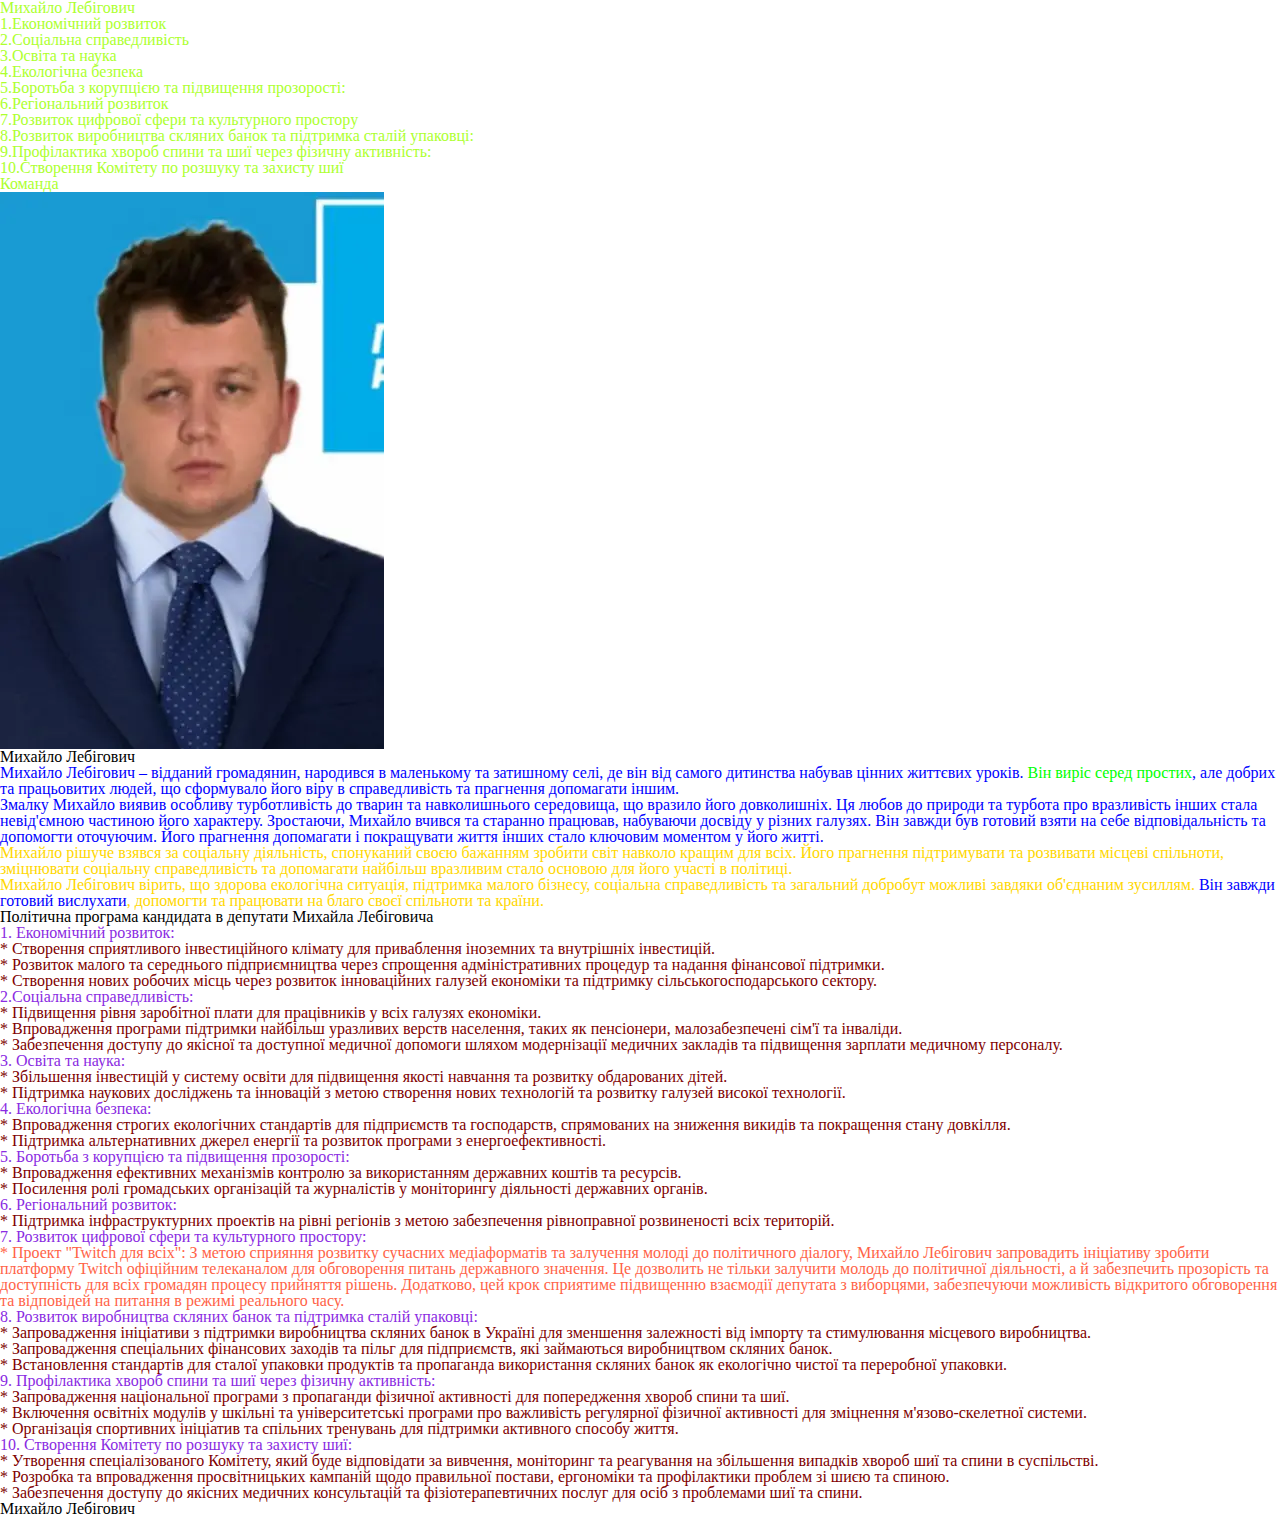
<file: lesson_3/index.html>
<!DOCTYPE html>
<html lang="uk">

	<head>
		<meta charset="UTF-8">
		<meta http-equiv="X-UA-Compatible" content="IE=edge">
		<meta name="viewport" content="width=device-width, initial-scale=1.0">
		<link rel="stylesheet" href="css/style.css">
		<title>урок 3</title>
	</head>

	<body>
		<main>
			<div class="conteiner">
				<ul class="navigation">
					<li class="navigation__item">
						<a href="#lebigovich" class="anchor" title="Михайло Лебігович">
							Михайло Лебігович
						</a>
					</li>
					<li class="navigation__item">
						<a href="#growth" class="anchor" title="Економічний розвиток">
							1.Економічний розвиток
						</a>
					</li>
					<li class="navigation__item">
						<a href="#social" class="anchor" title="Соціальна справедливість">
							2.Соціальна справедливість
						</a>
					</li>
					<li class="navigation__item">
						<a href="#education" class="anchor" title="Освіта та наука">
							3.Освіта та наука
						</a>
					</li>
					<li class="navigation__item">
						<a href="#ecology" class="anchor" title="Екологічна безпека">
							4.Екологічна безпека
						</a>
					</li>
					<li class="navigation__item">
						<a href="#coruption" class="anchor" title="Боротьба з корупцією та
							підвищення прозорості">
							5.Боротьба з корупцією та підвищення
							прозорості:
						</a>
					</li>
					<li class="navigation__item">
						<a href="#region" class="anchor" title="Регіональний розвиток">
							6.Регіональний розвиток
						</a>
					</li>
					<li class="navigation__item">
						<a href="#culture" class="anchor" title="Розвиток цифрової сфери та
							культурного простору">
							7.Розвиток цифрової сфери та
							культурного простору
						</a>
					</li>
					<li class="navigation__item">
						<a href="#glass" class="anchor" title="Розвиток виробництва скляних банок
							та підтримка сталій упаковці">
							8.Розвиток виробництва скляних банок та
							підтримка сталій упаковці:
						</a>
					</li>
					<li class="navigation__item">
						<a href="#back" class="anchor" title="Профілактика хвороб спини та шиї
							через фізичну активність:">
							9.Профілактика хвороб спини та шиї через
							фізичну
							активність:
						</a>
					</li>
					<li class="navigation__item">
						<a href="#neck" class="anchor" title="Створення Комітету по розшуку та
							захисту шиї">
							10.Створення Комітету по розшуку та
							захисту шиї
						</a>
					</li>
					<li class="navigation__item">
						<a href="team.html" class="anchor" title="Команда">
							Команда
						</a>
					</li>
				</ul>
				<img title="да да і так буває" src="img/lebigovich.webp" alt="Михайло
					Лебігович">
				<h1 id="lebigovich">Михайло Лебігович</h1>
				<div class="conteiner_bio">
					<p class="bio">Михайло Лебігович – відданий громадянин, народився в
						маленькому та затишному селі, де він від самого дитинства набував цінних
						життєвих уроків. <span>Він виріс серед простих</span>, але добрих та
						працьовитих людей,
						що сформувало його віру в справедливість та прагнення допомагати іншим.
					</p>
					<p class="text">
						Змалку Михайло виявив особливу турботливість до тварин та навколишнього
						середовища, що вразило його довколишніх. Ця любов до природи та турбота
						про вразливість інших стала невід'ємною частиною його характеру.
						Зростаючи, Михайло вчився та старанно працював, набуваючи досвіду у різних
						галузях. Він завжди був готовий взяти на себе відповідальність та
						допомогти оточуючим. Його прагнення допомагати і покращувати життя інших
						стало ключовим моментом у його житті.
					</p>
					<p class="text">
						Михайло рішуче взявся за соціальну діяльність, спонуканий своєю бажанням
						зробити світ навколо кращим для всіх. Його прагнення підтримувати та
						розвивати місцеві спільноти, зміцнювати соціальну справедливість та
						допомагати найбільш вразливим стало основою для його участі в політиці.
					</p>
					<p class="text">
						Михайло Лебігович вірить, що здорова екологічна ситуація, підтримка малого
						бізнесу, соціальна справедливість та загальний добробут можливі завдяки
						об'єднаним зусиллям. <span>Він завжди готовий вислухати</span>, допомогти
						та працювати
						на благо своєї спільноти та країни.
					</p>
					<div class="political__program">
						<h2 id="program">Політична програма кандидата в депутати Михайла
							Лебіговича</h2>
						<ul class="political__program list">
							<li class="political__program item">
								<h3 id="growth" class="promise">1. Економічний розвиток:</h3>
								<ol class="promise__list">
									<li class="promise__list point">
										* Створення сприятливого інвестиційного клімату для приваблення
										іноземних та внутрішніх інвестицій.
									</li>
									<li class="promise__list point">
										* Розвиток малого та середнього підприємництва через спрощення
										адміністративних процедур та надання фінансової підтримки.
									</li>
									<li class="promise__list point">
										* Створення нових робочих місць через розвиток інноваційних галузей
										економіки та підтримку сільськогосподарського сектору.
									</li>
								</ol>
							</li>
							<li class="political__program item">
								<h3 id="social" class="promise">
									2.Соціальна справедливість:
								</h3>
								<ol class="promise__list">
									<li class="promise__list point">
										* Підвищення рівня заробітної плати для працівників у всіх галузях
										економіки.
									</li>
									<li class="promise__list point">
										* Впровадження програми підтримки найбільш уразливих верств населення,
										таких як пенсіонери, малозабезпечені сім'ї та інваліди.
									</li>
									<li class="promise__list point">
										* Забезпечення доступу до якісної та доступної медичної допомоги
										шляхом модернізації медичних закладів та підвищення зарплати медичному
										персоналу.
									</li>
								</ol>
							</li>
							<li class="political__program item">
								<h3 id="education" class="promise">
									3. Освіта та наука:
								</h3>
								<ol class="promise__list">
									<li class="promise__list point">
										* Збільшення інвестицій у систему освіти для підвищення якості
										навчання та розвитку обдарованих дітей.
									</li>
									<li class="promise__list point">
										* Підтримка наукових досліджень та інновацій з метою створення нових
										технологій та розвитку галузей високої технології.
									</li>
								</ol>
							</li>
							<li class="political__program item">
								<h3 id="ecology" class="promise">
									4. Екологічна безпека:
								</h3>
								<ol class="promise__list">
									<li class="promise__list point">
										* Впровадження строгих екологічних стандартів для підприємств та
										господарств, спрямованих на зниження викидів та покращення стану
										довкілля.
									</li>
									<li class="promise__list point">
										* Підтримка альтернативних джерел енергії та розвиток програми з
										енергоефективності.
									</li>
								</ol>
							</li>
							<li class="political__program item">
								<h3 id="coruption" class="promise">
									5. Боротьба з корупцією та підвищення
									прозорості:
								</h3>
								<ol class="promise__list">
									<li class="promise__list point">
										* Впровадження ефективних механізмів контролю за використанням
										державних коштів та ресурсів.
									</li>
									<li class="promise__list point">
										* Посилення ролі громадських організацій та журналістів у моніторингу
										діяльності державних органів.
									</li>
								</ol>
							</li>
							<li class="political__program item">
								<h3 id="region" class="promise">
									6. Регіональний розвиток:
								</h3>
								<ol class="promise__list">
									<li class="promise__list point">
										* Підтримка інфраструктурних проектів на рівні регіонів з метою
										забезпечення рівноправної розвиненості всіх територій.
									</li>
								</ol>
							</li>
							<li class="political__program item">
								<h3 id="culture" class="promise">
									7. Розвиток цифрової сфери та
									культурного простору:
								</h3>
								<ol class="promise__list">
									<li class="promise__list point">
										<p class="twitch">
											* Проект "Twitch для всіх": З метою сприяння розвитку сучасних
											медіаформатів та залучення молоді до політичного діалогу, Михайло
											Лебігович запровадить ініціативу зробити платформу Twitch офіційним
											телеканалом для обговорення питань державного значення. Це дозволить
											не тільки залучити молодь до політичної діяльності, а й забезпечить
											прозорість та доступність для всіх громадян процесу прийняття рішень.
											Додатково, цей крок сприятиме підвищенню взаємодії депутата з
											виборцями, забезпечуючи можливість відкритого обговорення та
											відповідей на питання в режимі реального часу.
										</p>
									</li>
								</ol>
							</li>
							<li class="political__program item">
								<h3 id="glass" class="promise">
									8. Розвиток виробництва скляних банок та
									підтримка
									сталій упаковці:
								</h3>
								<ol class="promise__list">
									<li class="promise__list point">
										* Запровадження ініціативи з підтримки виробництва скляних банок в
										Україні для зменшення залежності від імпорту та стимулювання місцевого
										виробництва.
									</li>
									<li class="promise__list point">
										* Запровадження спеціальних фінансових заходів та пільг для
										підприємств, які займаються виробництвом скляних банок.
									</li>
									<li class="promise__list point">
										* Встановлення стандартів для сталої упаковки продуктів та пропаганда
										використання скляних банок як екологічно чистої та переробної
										упаковки.
									</li>
								</ol>
							</li>
							<li class="political__program item">
								<h3 id="back" class="promise">
									9. Профілактика хвороб спини та шиї через
									фізичну
									активність:
								</h3>
								<ol class="promise__list">
									<li class="promise__list point">
										* Запровадження національної програми з пропаганди фізичної активності
										для попередження хвороб спини та шиї.
									</li>
									<li class="promise__list point">
										* Включення освітніх модулів у шкільні та університетські програми про
										важливість регулярної фізичної активності для зміцнення
										м'язово-скелетної системи.
									</li>
									<li class="promise__list point">
										* Організація спортивних ініціатив та спільних тренувань для підтримки
										активного способу життя.
									</li>
								</ol>
							</li>
							<li class="political__program item">
								<h3 id="neck" class="promise">
									10. Створення Комітету по розшуку та
									захисту шиї:
								</h3>
								<ol class="promise__list">
									<li class="promise__list point">
										* Утворення спеціалізованого Комітету, який буде відповідати за
										вивчення, моніторинг та реагування на збільшення випадків хвороб шиї
										та спини в суспільстві.
									</li>
									<li class="promise__list point">
										* Розробка та впровадження просвітницьких кампаній щодо правильної
										постави, ергономіки та профілактики проблем зі шиєю та спиною.
									</li>
									<li class="promise__list point">
										* Забезпечення доступу до якісних медичних консультацій та
										фізіотерапевтичних послуг для осіб з проблемами шиї та спини.
									</li>
								</ol>
							</li>
						</ul>
					</div>
				</div>
			</div>
		</main>
		<footer>
			<div class="thanks">
				<a target="_blank" href="https://lebigovich.org.ua/" class="link">Михайло
					Лебігович</a>
			</div>
		</footer>
	</body>

</html>
</file>
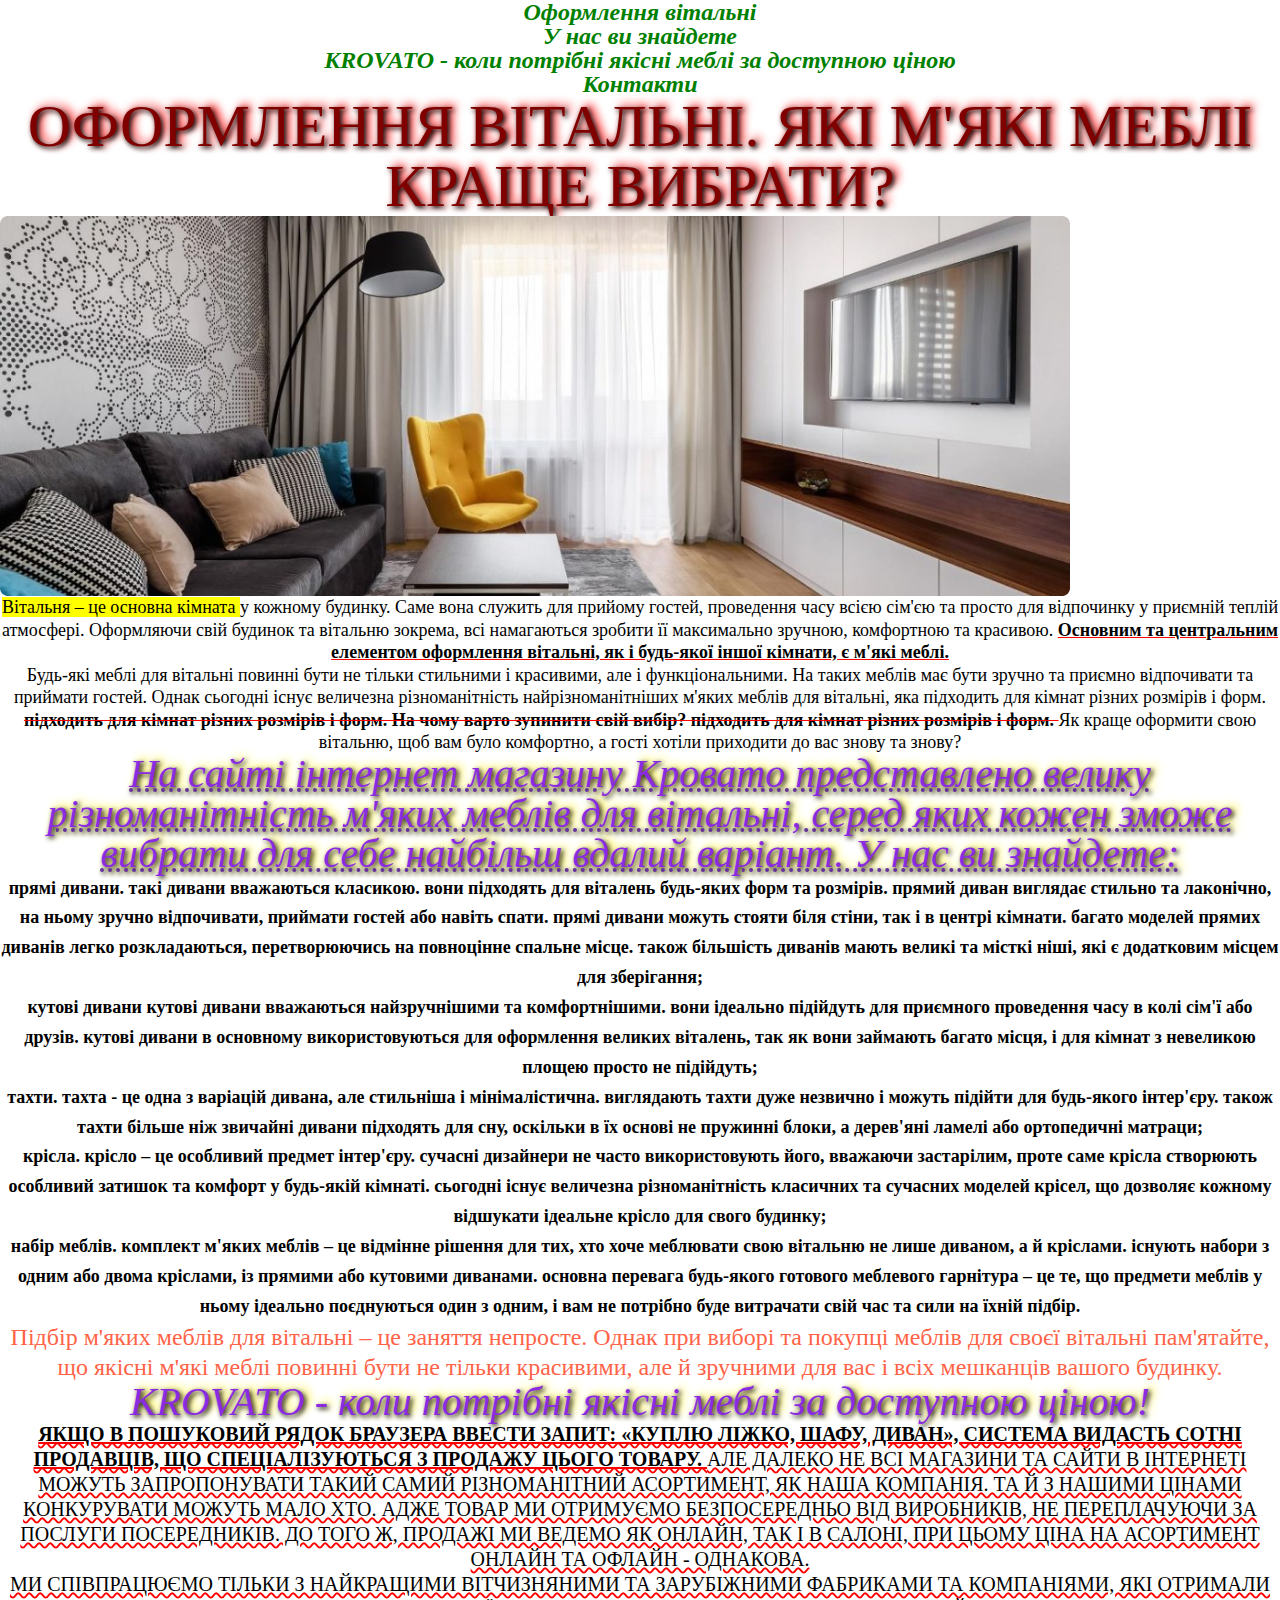
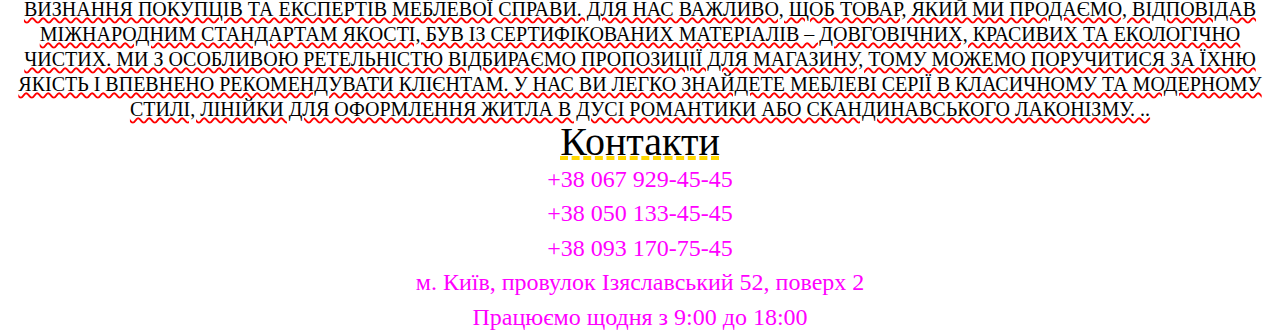
<file: lesson_4/index.html>
<!DOCTYPE html>
<html lang="uk">

	<head>
		<meta charset="UTF-8">
		<meta http-equiv="X-UA-Compatible" content="IE=edge">
		<meta name="viewport" content="width=device-width, initial-scale=1.0">
		<link rel="stylesheet" href="css/style.css">
		<title>урок 4</title>
	</head>

	<body>
		<header>
			<ul class="nav">
				<li class="nav-item">
					<a href="#content-title">
						Оформлення вітальні
					</a>
				</li>
				<li class="nav-item">
					<a href="#assortment-title">
						У нас ви знайдете
					</a>
				</li>
				<li class="nav-item">
					<a href="#krovato">
						KROVATO - коли потрібні якісні меблі за доступною ціною
					</a>
				</li>
				<li class="nav-item">
					<a href="#contacts">
						Контакти
					</a>
				</li>
			</ul>
		</header>
		<main>
			<div class="conteiner">
				<div class="content">
					<h1 id="content-title">Оформлення вітальні. Які м'які меблі краще
						вибрати?</h1>
					<img src="img/livingroom.png" alt="шикарна, фантастична, казкова
						вітальння">
					<p>
						<mark>Вітальня – це основна кімната </mark>у кожному будинку. Саме вона
						служить для
						прийому гостей, проведення часу всією сім'єю та просто для відпочинку у
						приємній теплій атмосфері. Оформляючи свій будинок та вітальню зокрема,
						всі
						намагаються зробити її максимально зручною, комфортною та красивою.
						<span>
							Основним та центральним елементом оформлення вітальні, як і будь-якої
							іншої
							кімнати, є м'які меблі.
						</span>
					</p>

					<p>
						Будь-які меблі для вітальні повинні бути не тільки стильними і красивими,
						але і функціональними. На таких меблів має бути зручно та приємно
						відпочивати та приймати гостей. Однак сьогодні існує величезна
						різноманітність найрізноманітніших м'яких меблів для вітальні, яка
						підходить для кімнат різних розмірів і форм. <span class="test">
							підходить для кімнат різних розмірів і форм. На чому варто зупинити свій
							вибір?
							підходить для кімнат різних розмірів і форм. </span> Як краще оформити
						свою вітальню, щоб вам було комфортно, а гості
						хотіли приходити до вас знову та знову?
					</p>
				</div>
				<div class="assortment">
					<h2 id="assortment-title">
						На сайті інтернет магазину Кровато представлено велику різноманітність
						м'яких меблів для вітальні, серед яких кожен зможе вибрати для себе
						найбільш вдалий варіант. У нас ви знайдете:
					</h2>
					<p class="assortmet-item">
						Прямі дивани. Такі дивани вважаються класикою. Вони підходять для віталень
						будь-яких форм та розмірів. Прямий диван виглядає стильно та лаконічно, на
						ньому зручно відпочивати, приймати гостей або навіть спати. Прямі дивани
						можуть стояти біля стіни, так і в центрі кімнати. Багато моделей прямих
						диванів легко розкладаються, перетворюючись на повноцінне спальне місце.
						Також більшість диванів мають великі та місткі ніші, які є додатковим
						місцем для зберігання;
					</p>
					<p class="assortmet-item">
						Кутові дивани Кутові дивани вважаються найзручнішими та комфортнішими.
						Вони ідеально підійдуть для приємного проведення часу в колі сім'ї або
						друзів. Кутові дивани в основному використовуються для оформлення великих
						віталень, так як вони займають багато місця, і для кімнат з невеликою
						площею просто не підійдуть;
					</p>
					<p class="assortmet-item">
						Тахти. Тахта - це одна з варіацій дивана, але стильніша і мінімалістична.
						Виглядають тахти дуже незвично і можуть підійти для будь-якого інтер'єру.
						Також тахти більше ніж звичайні дивани підходять для сну, оскільки в їх
						основі не пружинні блоки, а дерев'яні ламелі або ортопедичні матраци;
					</p>
					<p class="assortmet-item">
						Крісла. Крісло – це особливий предмет інтер'єру. Сучасні дизайнери не
						часто використовують його, вважаючи застарілим, проте саме крісла
						створюють особливий затишок та комфорт у будь-якій кімнаті. Сьогодні існує
						величезна різноманітність класичних та сучасних моделей крісел, що
						дозволяє кожному відшукати ідеальне крісло для свого будинку;
					</p>
					<p class="assortmet-item">
						Набір меблів. Комплект м'яких меблів – це відмінне рішення для тих, хто
						хоче меблювати свою вітальню не лише диваном, а й кріслами. Існують набори
						з одним або двома кріслами, із прямими або кутовими диванами. Основна
						перевага будь-якого готового меблевого гарнітура – це те, що предмети
						меблів у ньому ідеально поєднуються один з одним, і вам не потрібно буде
						витрачати свій час та сили на їхній підбір.
					</p>
					<p class="assortment-reminder">
						Підбір м'яких меблів для вітальні – це заняття непросте. Однак при виборі
						та покупці меблів для своєї вітальні пам'ятайте, що якісні м'які меблі
						повинні бути не тільки красивими, але й зручними для вас і всіх мешканців
						вашого будинку.
					</p>
				</div>
			</div>
			<div class="abou-us">
				<h2 id="krovato">
					KROVATO - коли потрібні якісні меблі за доступною ціною!
				</h2>
				<p class="krovato-item">
					<span>
						Якщо в пошуковий рядок браузера ввести запит: «Куплю ліжко, шафу, диван»,
						система видасть сотні продавців, що спеціалізуються з продажу цього
						товару.
					</span>
					Але далеко не всі магазини та сайти в інтернеті можуть запропонувати такий
					самий різноманітний асортимент, як наша компанія. Та й з нашими цінами
					конкурувати можуть мало хто. Адже товар ми отримуємо безпосередньо від
					виробників, не переплачуючи за послуги посередників. До того ж, продажі ми
					ведемо як онлайн, так і в салоні, при цьому ціна на асортимент онлайн та
					офлайн - однакова.

				</p>
				<p class="krovato-item">
					Ми співпрацюємо тільки з найкращими вітчизняними та зарубіжними фабриками
					та компаніями, які отримали визнання покупців та експертів меблевої справи.
					Для нас важливо, щоб товар, який ми продаємо, відповідав міжнародним
					стандартам якості, був із сертифікованих матеріалів – довговічних, красивих
					та екологічно чистих. Ми з особливою ретельністю відбираємо пропозиції для
					магазину, тому можемо поручитися за їхню якість і впевнено рекомендувати
					клієнтам. У нас ви легко знайдете меблеві серії в класичному та модерному
					стилі, лінійки для оформлення житла в дусі романтики або скандинавського
					лаконізму.
					..
				</p>
			</div>
		</main>
		<footer>
			<div class="info">
				<h3 id="contacts">Контакти</h3>
				<ul class="info-contacts">
					<li>
						<a href="tel:+380679294545">
							+38 067 929-45-45
						</a>
					</li>
					<li>
						<a href="tel:+380501334545">
							+38 050 133-45-45
						</a>
					</li>
					<li>
						<a href="tel:+380931707545">
							+38 093 170-75-45
						</a>
					</li>
					<li>
						м. Київ, провулок Ізяславський 52, поверх 2
					</li>
					<li>
						Працюємо щодня з 9:00 до 18:00
					</li>
				</ul>
			</div>
		</footer>
	</body>

</html>
</file>
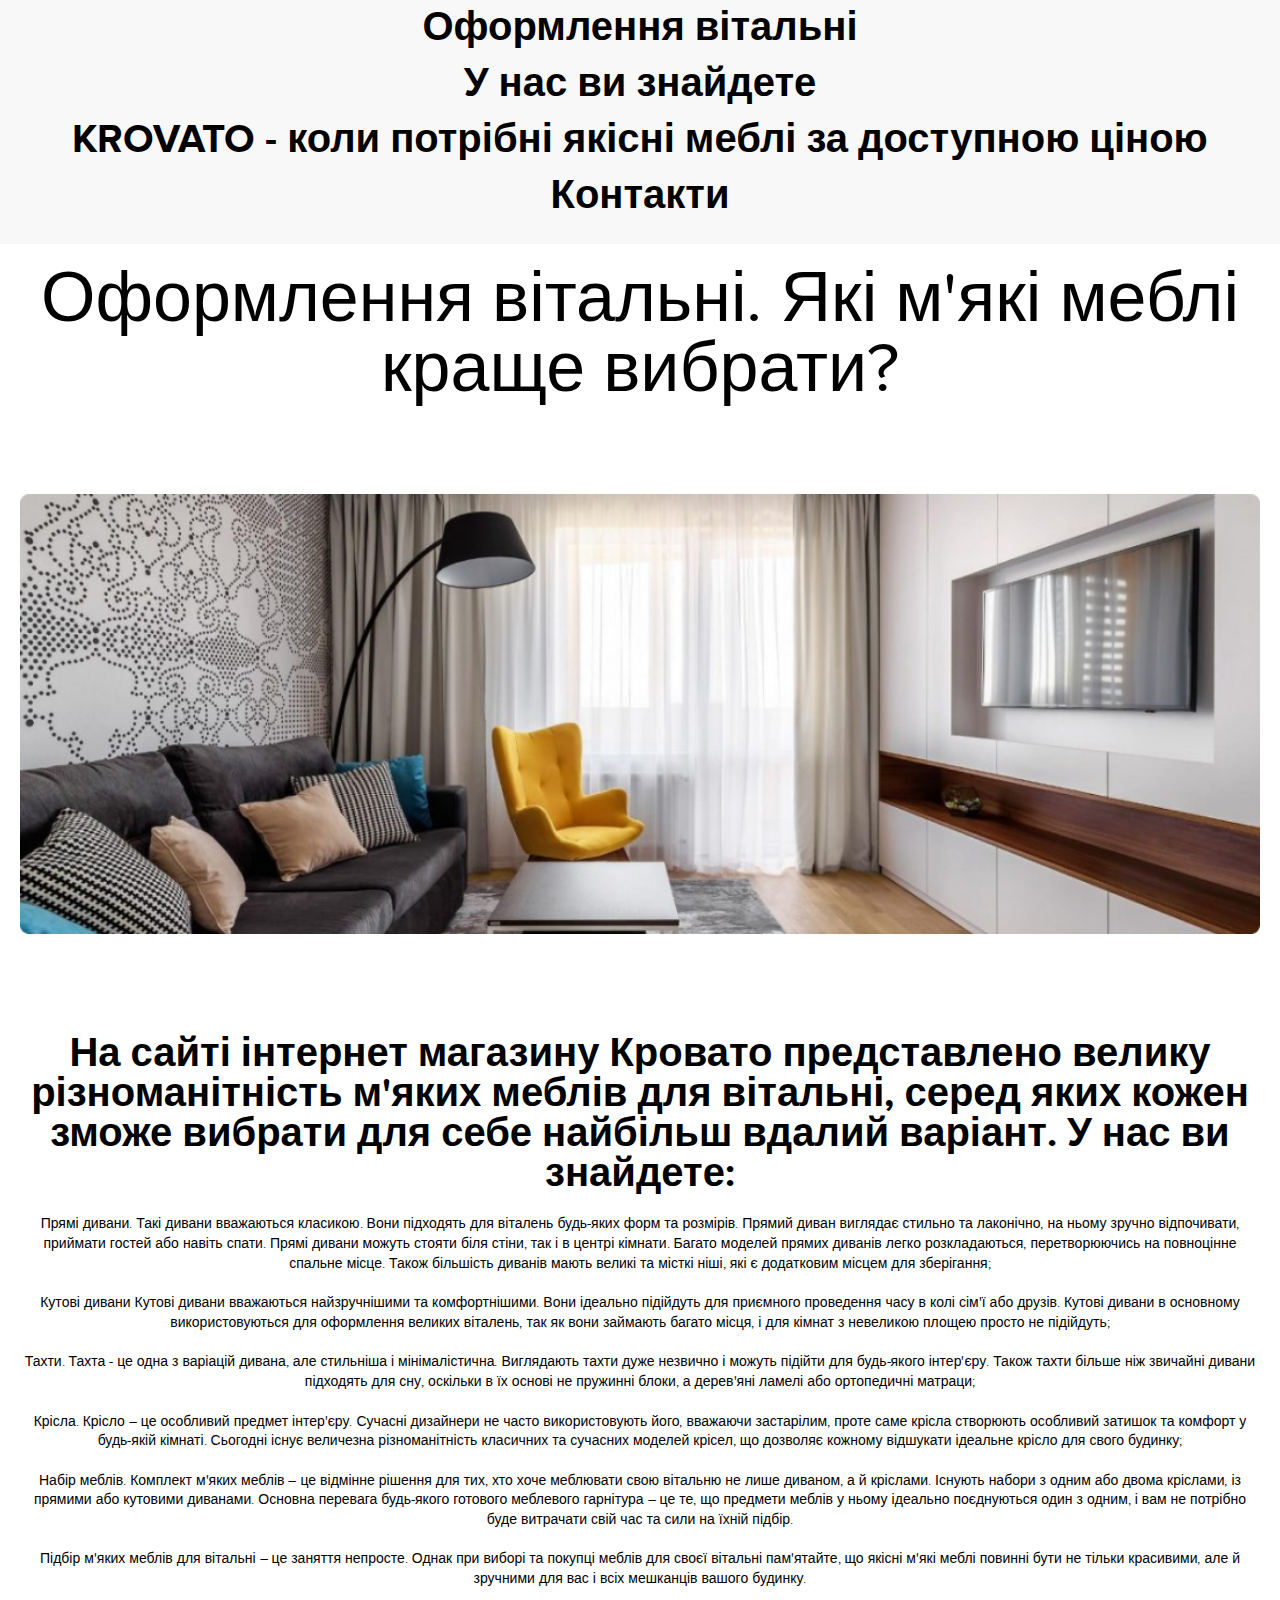
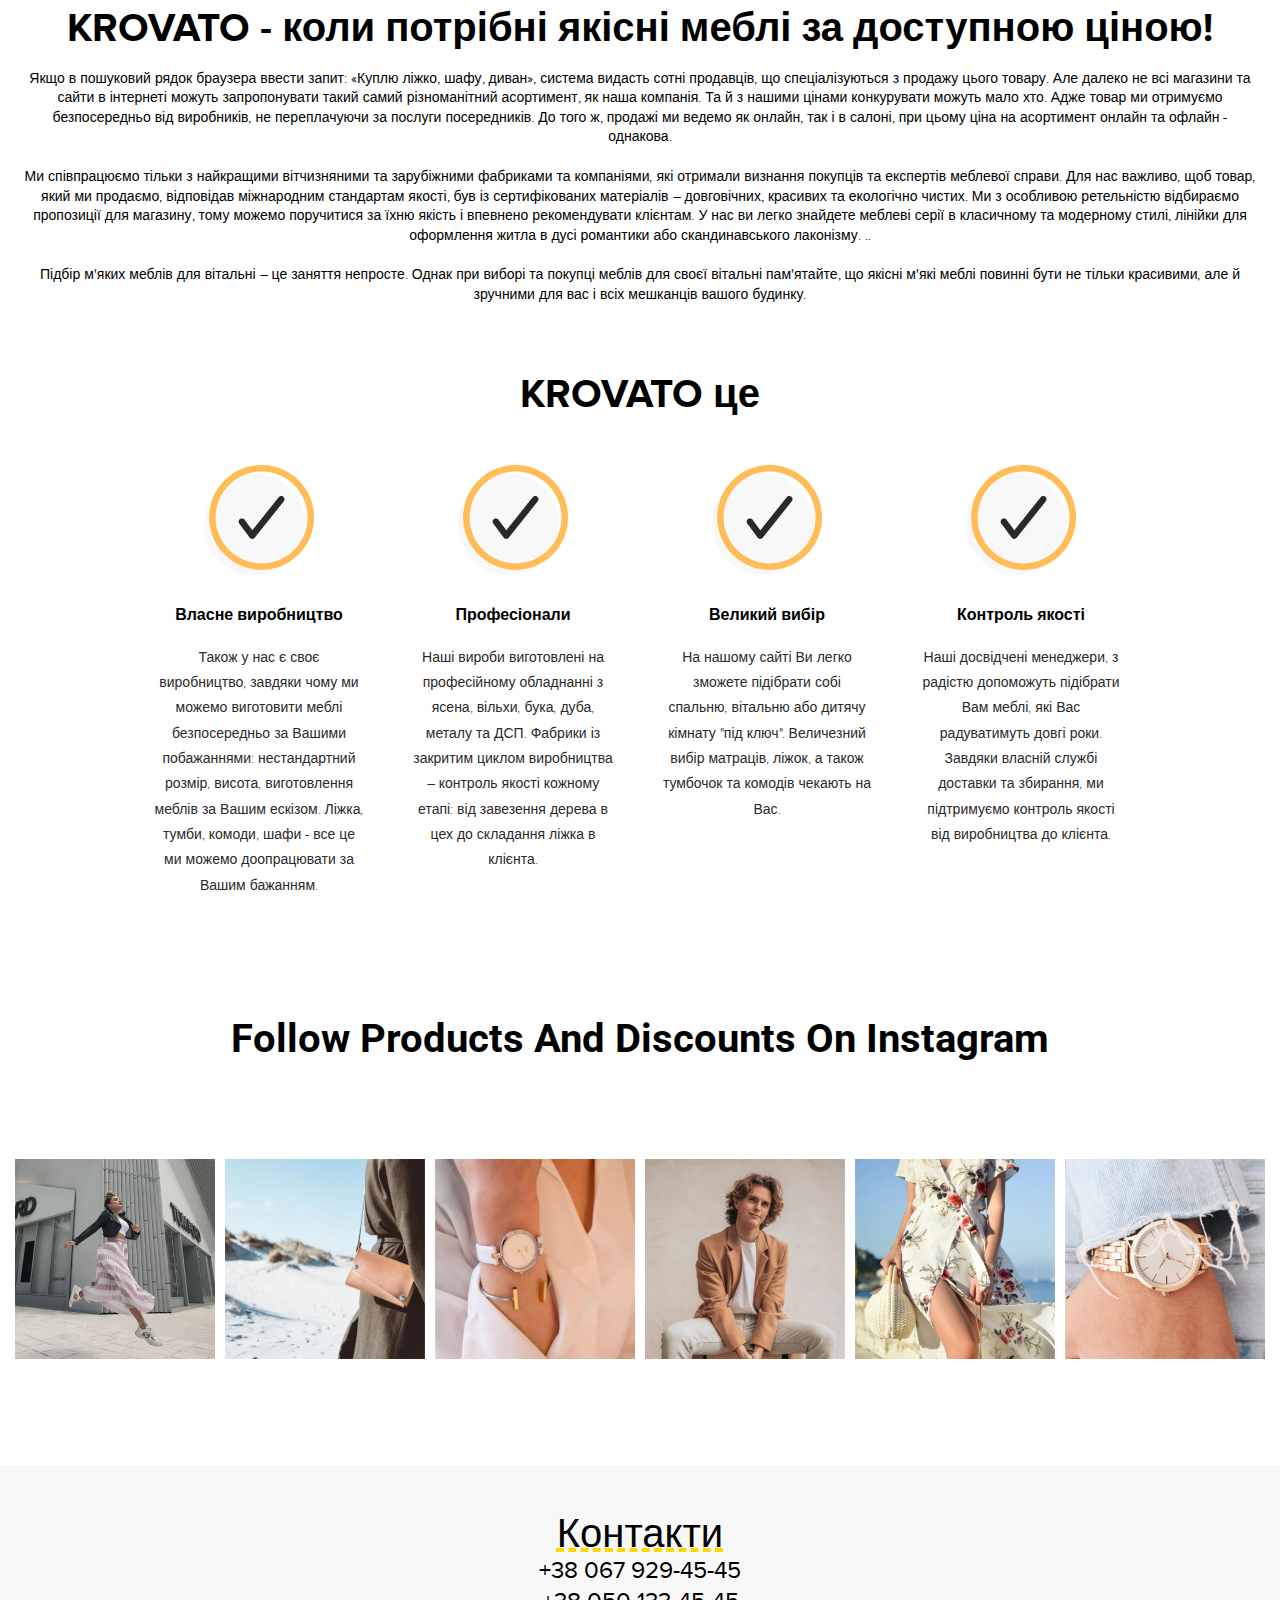
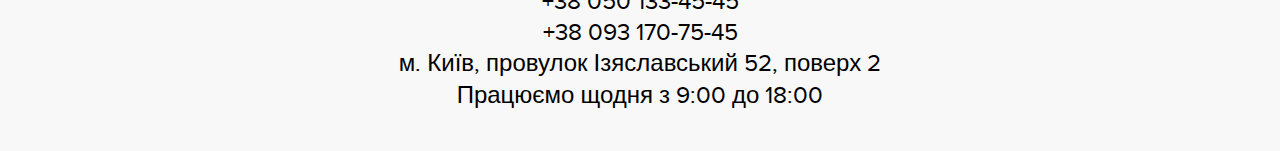
<file: lesson_5/index.html>
<!DOCTYPE html>
<html lang="uk">

	<head>
		<meta charset="UTF-8">
		<meta http-equiv="X-UA-Compatible" content="IE=edge">
		<meta name="viewport" content="width=device-width, initial-scale=1.0">
		<link rel="stylesheet" href="css/style.css">
		<title>урок 5</title>
	</head>

	<body>
		<header>
			<ul class="nav">
				<li class="nav-item">
					<a href="#content-title">
						Оформлення вітальні
					</a>
				</li>
				<li class="nav-item">
					<a href="#assortment-title">
						У нас ви знайдете
					</a>
				</li>
				<li class="nav-item">
					<a href="#krovato">
						KROVATO - коли потрібні якісні меблі за доступною ціною
					</a>
				</li>
				<li class="nav-item">
					<a href="#contacts">
						Контакти
					</a>
				</li>
			</ul>
		</header>
		<main>
			<div class="conteiner">
				<div class="content">
					<h1 id="content-title">Оформлення вітальні. Які м'які меблі краще
						вибрати?</h1>
					<img src="img/livingroom.png" alt="шикарна, фантастична, казкова
						вітальння">
					<p>
						<mark>Вітальня – це основна кімната </mark>у кожному будинку. Саме вона
						служить для
						прийому гостей, проведення часу всією сім'єю та просто для відпочинку у
						приємній теплій атмосфері. Оформляючи свій будинок та вітальню зокрема,
						всі
						намагаються зробити її максимально зручною, комфортною та красивою.
						<span>
							Основним та центральним елементом оформлення вітальні, як і будь-якої
							іншої
							кімнати, є м'які меблі.
						</span>
					</p>

					<p>
						Будь-які меблі для вітальні повинні бути не тільки стильними і красивими,
						але і функціональними. На таких меблів має бути зручно та приємно
						відпочивати та приймати гостей. Однак сьогодні існує величезна
						різноманітність найрізноманітніших м'яких меблів для вітальні, яка
						підходить для кімнат різних розмірів і форм. <span class="test">
							підходить для кімнат різних розмірів і форм. На чому варто зупинити свій
							вибір?
							підходить для кімнат різних розмірів і форм. </span> Як краще оформити
						свою вітальню, щоб вам було комфортно, а гості
						хотіли приходити до вас знову та знову?
					</p>
				</div>
				<div class="assortment">
					<h2 id="assortment-title">
						На сайті інтернет магазину Кровато представлено велику різноманітність
						м'яких меблів для вітальні, серед яких кожен зможе вибрати для себе
						найбільш вдалий варіант. У нас ви знайдете:
					</h2>
					<p class="assortmet-item">
						Прямі дивани. Такі дивани вважаються класикою. Вони підходять для віталень
						будь-яких форм та розмірів. Прямий диван виглядає стильно та лаконічно, на
						ньому зручно відпочивати, приймати гостей або навіть спати. Прямі дивани
						можуть стояти біля стіни, так і в центрі кімнати. Багато моделей прямих
						диванів легко розкладаються, перетворюючись на повноцінне спальне місце.
						Також більшість диванів мають великі та місткі ніші, які є додатковим
						місцем для зберігання;
					</p>
					<p class="assortmet-item">
						Кутові дивани Кутові дивани вважаються найзручнішими та комфортнішими.
						Вони ідеально підійдуть для приємного проведення часу в колі сім'ї або
						друзів. Кутові дивани в основному використовуються для оформлення великих
						віталень, так як вони займають багато місця, і для кімнат з невеликою
						площею просто не підійдуть;
					</p>
					<p class="assortmet-item">
						Тахти. Тахта - це одна з варіацій дивана, але стильніша і мінімалістична.
						Виглядають тахти дуже незвично і можуть підійти для будь-якого інтер'єру.
						Також тахти більше ніж звичайні дивани підходять для сну, оскільки в їх
						основі не пружинні блоки, а дерев'яні ламелі або ортопедичні матраци;
					</p>
					<p class="assortmet-item">
						Крісла. Крісло – це особливий предмет інтер'єру. Сучасні дизайнери не
						часто використовують його, вважаючи застарілим, проте саме крісла
						створюють особливий затишок та комфорт у будь-якій кімнаті. Сьогодні існує
						величезна різноманітність класичних та сучасних моделей крісел, що
						дозволяє кожному відшукати ідеальне крісло для свого будинку;
					</p>
					<p class="assortmet-item">
						Набір меблів. Комплект м'яких меблів – це відмінне рішення для тих, хто
						хоче меблювати свою вітальню не лише диваном, а й кріслами. Існують набори
						з одним або двома кріслами, із прямими або кутовими диванами. Основна
						перевага будь-якого готового меблевого гарнітура – це те, що предмети
						меблів у ньому ідеально поєднуються один з одним, і вам не потрібно буде
						витрачати свій час та сили на їхній підбір.
					</p>
					<p class="assortment-reminder">
						Підбір м'яких меблів для вітальні – це заняття непросте. Однак при виборі
						та покупці меблів для своєї вітальні пам'ятайте, що якісні м'які меблі
						повинні бути не тільки красивими, але й зручними для вас і всіх мешканців
						вашого будинку.
					</p>
				</div>
			</div>
			<div class="section">
				<h2 id="krovato">
					KROVATO - коли потрібні якісні меблі за доступною ціною!
				</h2>
				<p class="krovato-item">
					<span>
						Якщо в пошуковий рядок браузера ввести запит: «Куплю ліжко, шафу, диван»,
						система видасть сотні продавців, що спеціалізуються з продажу цього
						товару.
					</span>
					Але далеко не всі магазини та сайти в інтернеті можуть запропонувати такий
					самий різноманітний асортимент, як наша компанія. Та й з нашими цінами
					конкурувати можуть мало хто. Адже товар ми отримуємо безпосередньо від
					виробників, не переплачуючи за послуги посередників. До того ж, продажі ми
					ведемо як онлайн, так і в салоні, при цьому ціна на асортимент онлайн та
					офлайн - однакова.

				</p>
				<p class="krovato-item">
					Ми співпрацюємо тільки з найкращими вітчизняними та зарубіжними фабриками
					та компаніями, які отримали визнання покупців та експертів меблевої справи.
					Для нас важливо, щоб товар, який ми продаємо, відповідав міжнародним
					стандартам якості, був із сертифікованих матеріалів – довговічних, красивих
					та екологічно чистих. Ми з особливою ретельністю відбираємо пропозиції для
					магазину, тому можемо поручитися за їхню якість і впевнено рекомендувати
					клієнтам. У нас ви легко знайдете меблеві серії в класичному та модерному
					стилі, лінійки для оформлення житла в дусі романтики або скандинавського
					лаконізму.
					..
				</p>
				<p class="krovato-item">
					Підбір м'яких меблів для вітальні – це заняття непросте. Однак при виборі
					та покупці меблів для своєї вітальні пам'ятайте, що якісні м'які меблі
					повинні бути не тільки красивими, але й зручними для вас і всіх мешканців
					вашого будинку.
				</p>
			</div>
			<div class="aboutus">

				<h2>KROVATO це</h2>
				<div class="aboutus-item">
					<img src="img/mark_up.png" alt="чекмарк">
					<h3>Власне виробництво</h3>
					<p>
						Також у нас є своє виробництво, завдяки чому ми можемо виготовити меблі
						безпосередньо за Вашими побажаннями: нестандартний розмір, висота,
						виготовлення меблів за Вашим ескізом. Ліжка, тумби, комоди, шафи - все це
						ми можемо доопрацювати за Вашим бажанням.
					</p>
				</div>
				<div class="aboutus-item">
					<img src="img/mark_up.png" alt="чекмарк">
					<h3>Професіонали</h3>
					<p>
						Наші вироби виготовлені на професійному обладнанні з ясена, вільхи, бука,
						дуба, металу та ДСП. Фабрики із закритим циклом виробництва – контроль
						якості кожному етапі: від завезення дерева в цех до складання ліжка в
						клієнта.
					</p>
				</div>
				<div class="aboutus-item">
					<img src="img/mark_up.png" alt="чекмарк">
					<h3>Великий вибір</h3>
					<p>
						На нашому сайті Ви легко зможете підібрати собі спальню, вітальню або
						дитячу кімнату "під ключ". Величезний вибір матраців, ліжок, а також
						тумбочок та комодів чекають на Вас.
					</p>
				</div>
				<div class="aboutus-item">
					<img src="img/mark_up.png" alt="чекмарк">
					<h3>Контроль якості</h3>
					<p>
						Наші досвідчені менеджери, з радістю допоможуть підібрати Вам меблі, які
						Вас радуватимуть довгі роки.
						Завдяки власній службі доставки та збирання, ми підтримуємо контроль
						якості від виробництва до клієнта.
					</p>
				</div>

			</div>


			<div class="social">
				<h2 id="follow">
					Follow products and discounts on instagram
				</h2>
				<div class="content">

					<div class="social-media">
						<a href="#" target="_blank" rel="noopener noreferrer">
							<img src="img/girl.png" alt="дівчина в польоті">
						</a>
					</div>

					<div class="social-media">
						<a href="#" target="_blank" rel="noopener noreferrer">
							<img src="img/bag.png" alt="дівчина з сумкою">
						</a>
					</div>

					<div class="social-media">
						<a href="#" target="_blank" rel="noopener noreferrer">
							<img src="img/watch.png" alt="годиник та браслет">
						</a>
					</div>

					<div class="social-media">
						<a href="#" target="_blank" rel="noopener noreferrer">
							<img src="img/man.png" alt="стильний молодик">
						</a>
					</div>

					<div class="social-media">
						<a href="#" target="_blank" rel="noopener noreferrer">
							<img src="img/dress.png" alt="дівчина в квітковому платі">
						</a>
					</div>


					<div class="social-media">
						<a href="#" target="_blank" rel="noopener noreferrer">
							<img src="img/golden_watch.png" alt="золотий годиник">
						</a>
					</div>
				</div>
			</div>



		</main>
		<footer>
			<div class="info">
				<h3 id="contacts">Контакти</h3>
				<ul class="info-contacts">
					<li>
						<a href="tel:+380679294545">
							+38 067 929-45-45
						</a>
					</li>
					<li>
						<a href="tel:+380501334545">
							+38 050 133-45-45
						</a>
					</li>
					<li>
						<a href="tel:+380931707545">
							+38 093 170-75-45
						</a>
					</li>
					<li>
						м. Київ, провулок Ізяславський 52, поверх 2
					</li>
					<li>
						Працюємо щодня з 9:00 до 18:00
					</li>
				</ul>

			</div>
		</footer>
	</body>

</html>
</file>
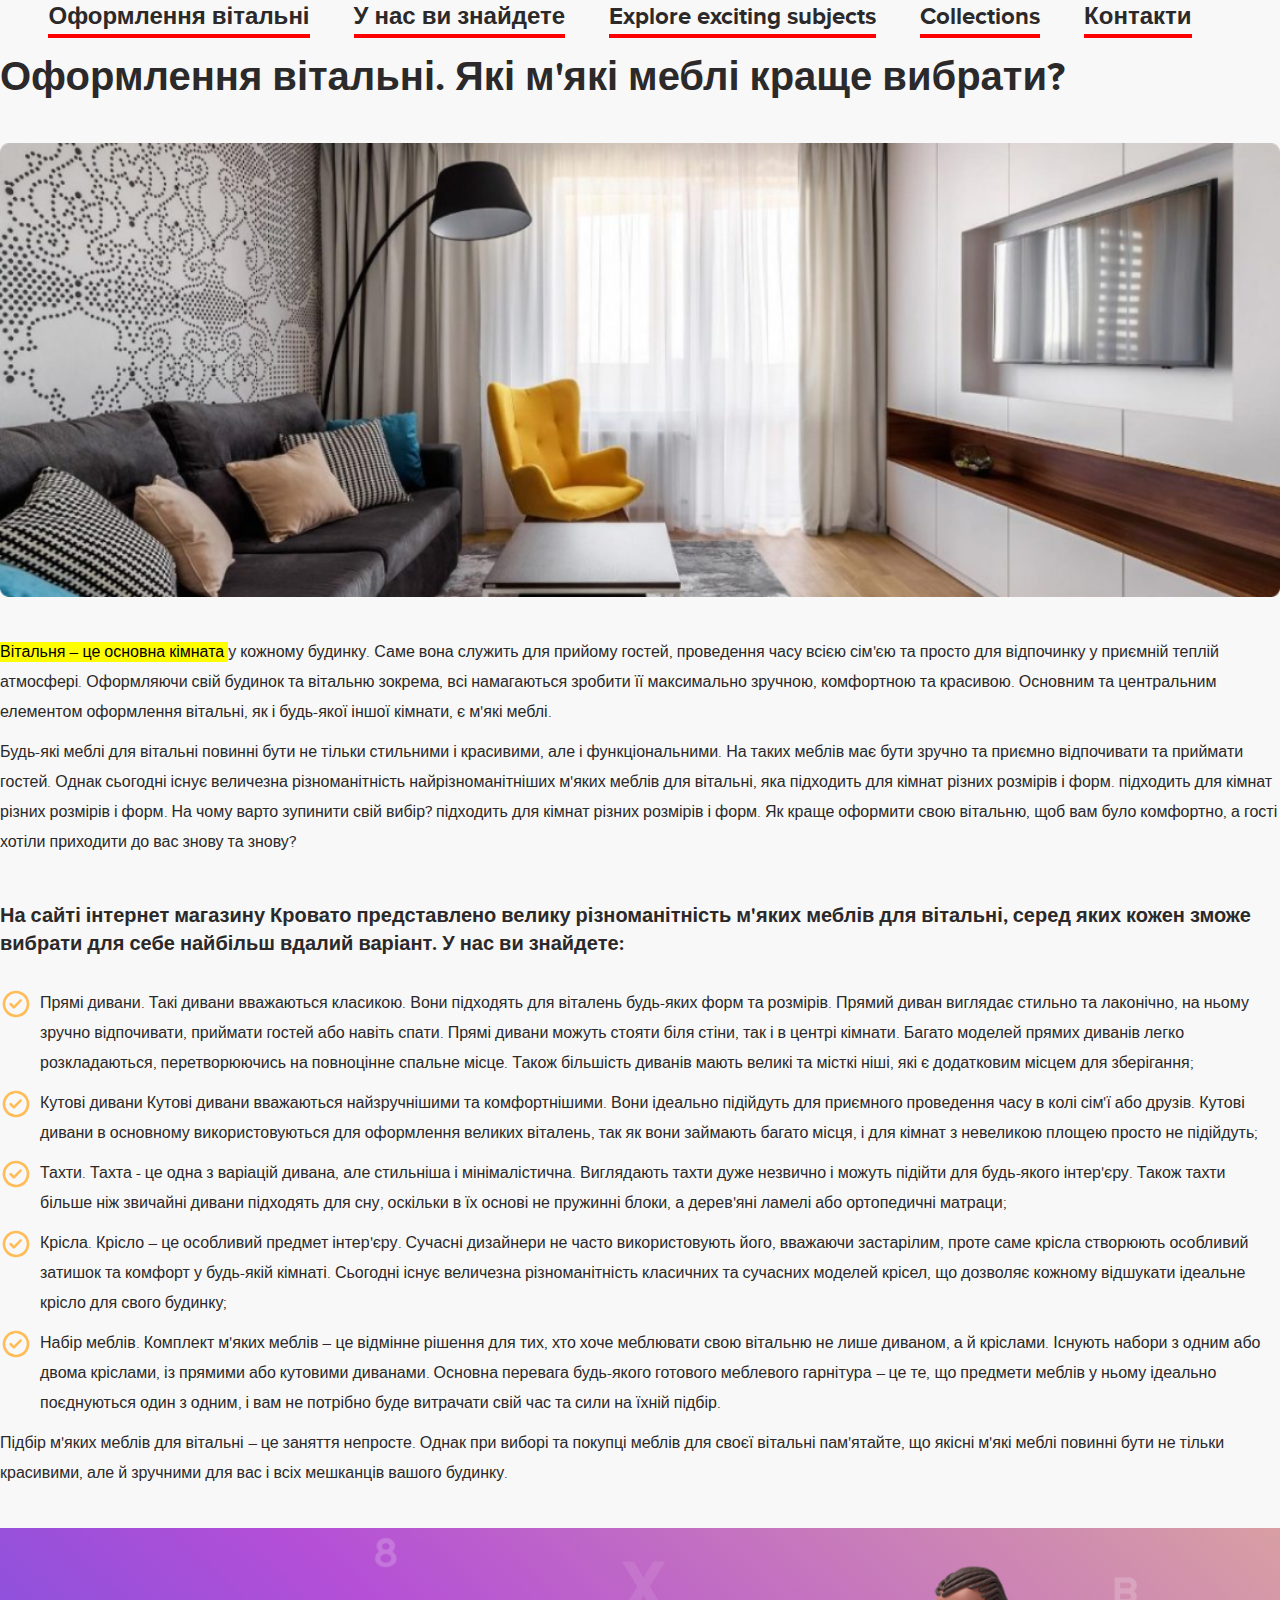
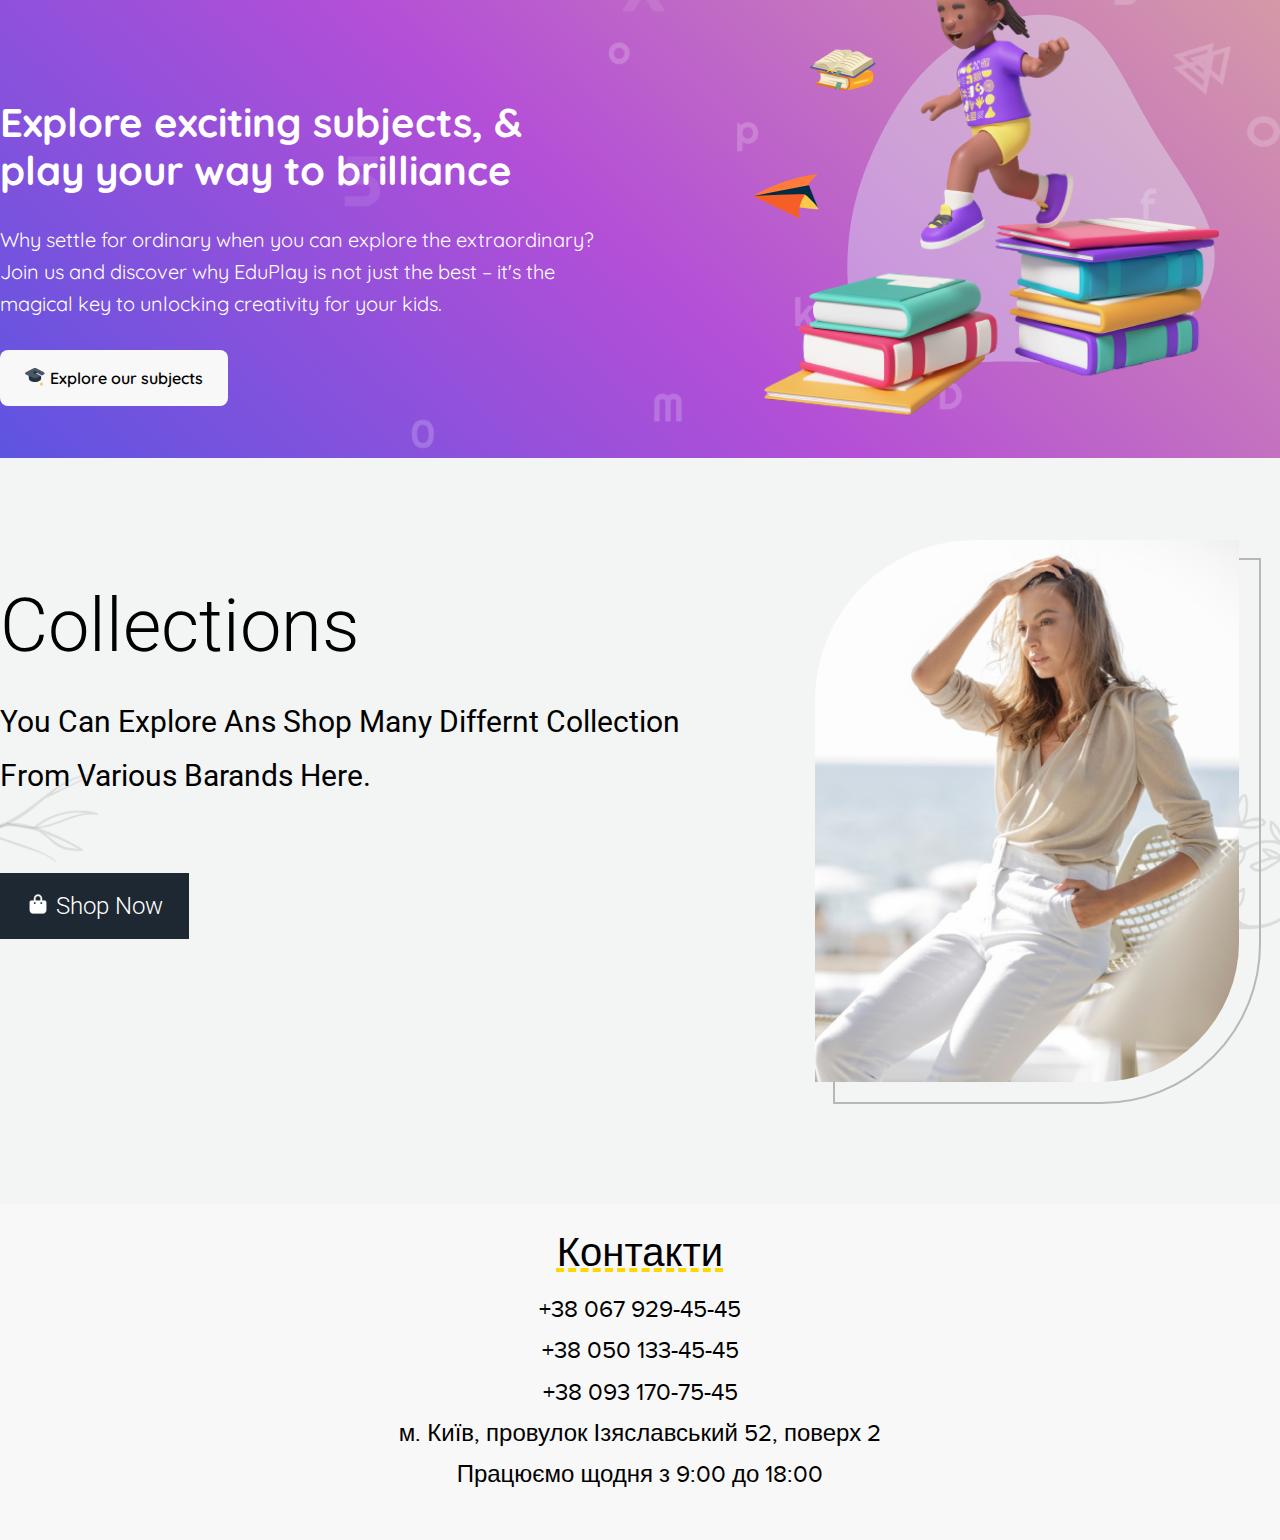
<file: lesson_6/index.html>
<!DOCTYPE html>
<html lang="uk">

	<head>
		<meta charset="UTF-8">
		<meta http-equiv="X-UA-Compatible" content="IE=edge">
		<meta name="viewport" content="width=device-width, initial-scale=1.0">
		<link rel="stylesheet" href="css/style.css">
		<title>урок 6</title>
	</head>

	<body>
		<header>
			<ul class="nav">
				<li class="nav-item">
					<a href="#content-title">
						Оформлення вітальні
					</a>
				</li>
				<li class="nav-item">
					<a href="#assortment-title">
						У нас ви знайдете
					</a>
				</li>
				<li class="nav-item">
					<a href="#education">
						Explore exciting subjects
					</a>
				</li>
				<li class="nav-item">
					<a href="#collections-coral">
						Collections
					</a>
				</li>
				<li class="nav-item">
					<a href="#contacts">
						Контакти
					</a>
				</li>
			</ul>
		</header>
		<main class="paige">
			<div class="conteiner">
				<div class="content">
					<h1 id="content-title">Оформлення вітальні. Які м'які меблі краще
						вибрати?</h1>
					<img src="img/livingroom.png" alt="шикарна, фантастична, казкова
						вітальння">
					<p>
						<mark>Вітальня – це основна кімната </mark>у кожному будинку. Саме вона
						служить для
						прийому гостей, проведення часу всією сім'єю та просто для відпочинку у
						приємній теплій атмосфері. Оформляючи свій будинок та вітальню зокрема,
						всі
						намагаються зробити її максимально зручною, комфортною та красивою.
						<span>
							Основним та центральним елементом оформлення вітальні, як і будь-якої
							іншої
							кімнати, є м'які меблі.
						</span>
					</p>

					<p>
						Будь-які меблі для вітальні повинні бути не тільки стильними і красивими,
						але і функціональними. На таких меблів має бути зручно та приємно
						відпочивати та приймати гостей. Однак сьогодні існує величезна
						різноманітність найрізноманітніших м'яких меблів для вітальні, яка
						підходить для кімнат різних розмірів і форм. <span class="test">
							підходить для кімнат різних розмірів і форм. На чому варто зупинити свій
							вибір?
							підходить для кімнат різних розмірів і форм. </span> Як краще оформити
						свою вітальню, щоб вам було комфортно, а гості
						хотіли приходити до вас знову та знову?
					</p>
				</div>
				<div class="assortment">
					<h2 id="assortment-title">
						На сайті інтернет магазину Кровато представлено велику різноманітність
						м'яких меблів для вітальні, серед яких кожен зможе вибрати для себе
						найбільш вдалий варіант. У нас ви знайдете:
					</h2>
					<ul class="assortment-list">
						<li class="assortment-item">
							Прямі дивани. Такі дивани вважаються класикою. Вони підходять для
							віталень
							будь-яких форм та розмірів. Прямий диван виглядає стильно та лаконічно,
							на
							ньому зручно відпочивати, приймати гостей або навіть спати. Прямі дивани
							можуть стояти біля стіни, так і в центрі кімнати. Багато моделей прямих
							диванів легко розкладаються, перетворюючись на повноцінне спальне місце.
							Також більшість диванів мають великі та місткі ніші, які є додатковим
							місцем для зберігання;
						</li>
						<li class="assortment-item">
							Кутові дивани Кутові дивани вважаються найзручнішими та комфортнішими.
							Вони ідеально підійдуть для приємного проведення часу в колі сім'ї або
							друзів. Кутові дивани в основному використовуються для оформлення великих
							віталень, так як вони займають багато місця, і для кімнат з невеликою
							площею просто не підійдуть;
						</li>
						<li class="assortment-item">
							Тахти. Тахта - це одна з варіацій дивана, але стильніша і мінімалістична.
							Виглядають тахти дуже незвично і можуть підійти для будь-якого інтер'єру.
							Також тахти більше ніж звичайні дивани підходять для сну, оскільки в їх
							основі не пружинні блоки, а дерев'яні ламелі або ортопедичні матраци;
						</li>
						<li class="assortment-item">
							Крісла. Крісло – це особливий предмет інтер'єру. Сучасні дизайнери не
							часто використовують його, вважаючи застарілим, проте саме крісла
							створюють особливий затишок та комфорт у будь-якій кімнаті. Сьогодні
							існує
							величезна різноманітність класичних та сучасних моделей крісел, що
							дозволяє кожному відшукати ідеальне крісло для свого будинку;
						</li>
						<li class="assortment-item">
							Набір меблів. Комплект м'яких меблів – це відмінне рішення для тих, хто
							хоче меблювати свою вітальню не лише диваном, а й кріслами. Існують
							набори
							з одним або двома кріслами, із прямими або кутовими диванами. Основна
							перевага будь-якого готового меблевого гарнітура – це те, що предмети
							меблів у ньому ідеально поєднуються один з одним, і вам не потрібно буде
							витрачати свій час та сили на їхній підбір.
						</li>
					</ul>
					<p class="assortment-reminder">
						Підбір м'яких меблів для вітальні – це заняття непросте. Однак при виборі
						та покупці меблів для своєї вітальні пам'ятайте, що якісні м'які меблі
						повинні бути не тільки красивими, але й зручними для вас і всіх мешканців
						вашого будинку.
					</p>
				</div>
			</div>

		</main>

		<div class="section-course">

			<div class="section-wraper">
				<div class="explore">
					<h2 id="education">
						Explore exciting subjects, & play your way to brilliance
					</h2>
					<p>
						Why settle for ordinary when you can explore the extraordinary? Join us
						and discover why EduPlay is not just the best – it's the magical key to
						unlocking creativity for your kids.
					</p>
					<div class="button">
						<a href="#" target="_blank">
							<span>Explore our subjects</span>
						</a>
					</div>
				</div>
				<img src="img/kid-on-books.png" alt="kids hoping on books">
			</div>

		</div>

		<div class="coral-section">

			<div class="coral-wraper">
				<div class="collections">
					<h2 id="collections-coral">
						Collections
					</h2>
					<p>
						you can explore ans shop many differnt collection
						from various barands here.
					</p>
					<div class="buy-button">
						<a href="#" target="_blank">
							<span>shop now</span>
						</a>
					</div>
				</div>
				<div class="collections-photo"> <img src="img/girl.png" alt="girl style
						look"></div>
			</div>

		</div>


		<footer>
			<div class="info">
				<h3 id="contacts">Контакти</h3>
				<ul class="info-contacts">
					<li>
						<a href="tel:+380679294545">
							+38 067 929-45-45
						</a>
					</li>
					<li>
						<a href="tel:+380501334545">
							+38 050 133-45-45
						</a>
					</li>
					<li>
						<a href="tel:+380931707545">
							+38 093 170-75-45
						</a>
					</li>
					<li>
						м. Київ, провулок Ізяславський 52, поверх 2
					</li>
					<li>
						Працюємо щодня з 9:00 до 18:00
					</li>
				</ul>

			</div>
		</footer>
	</body>

</html>
</file>
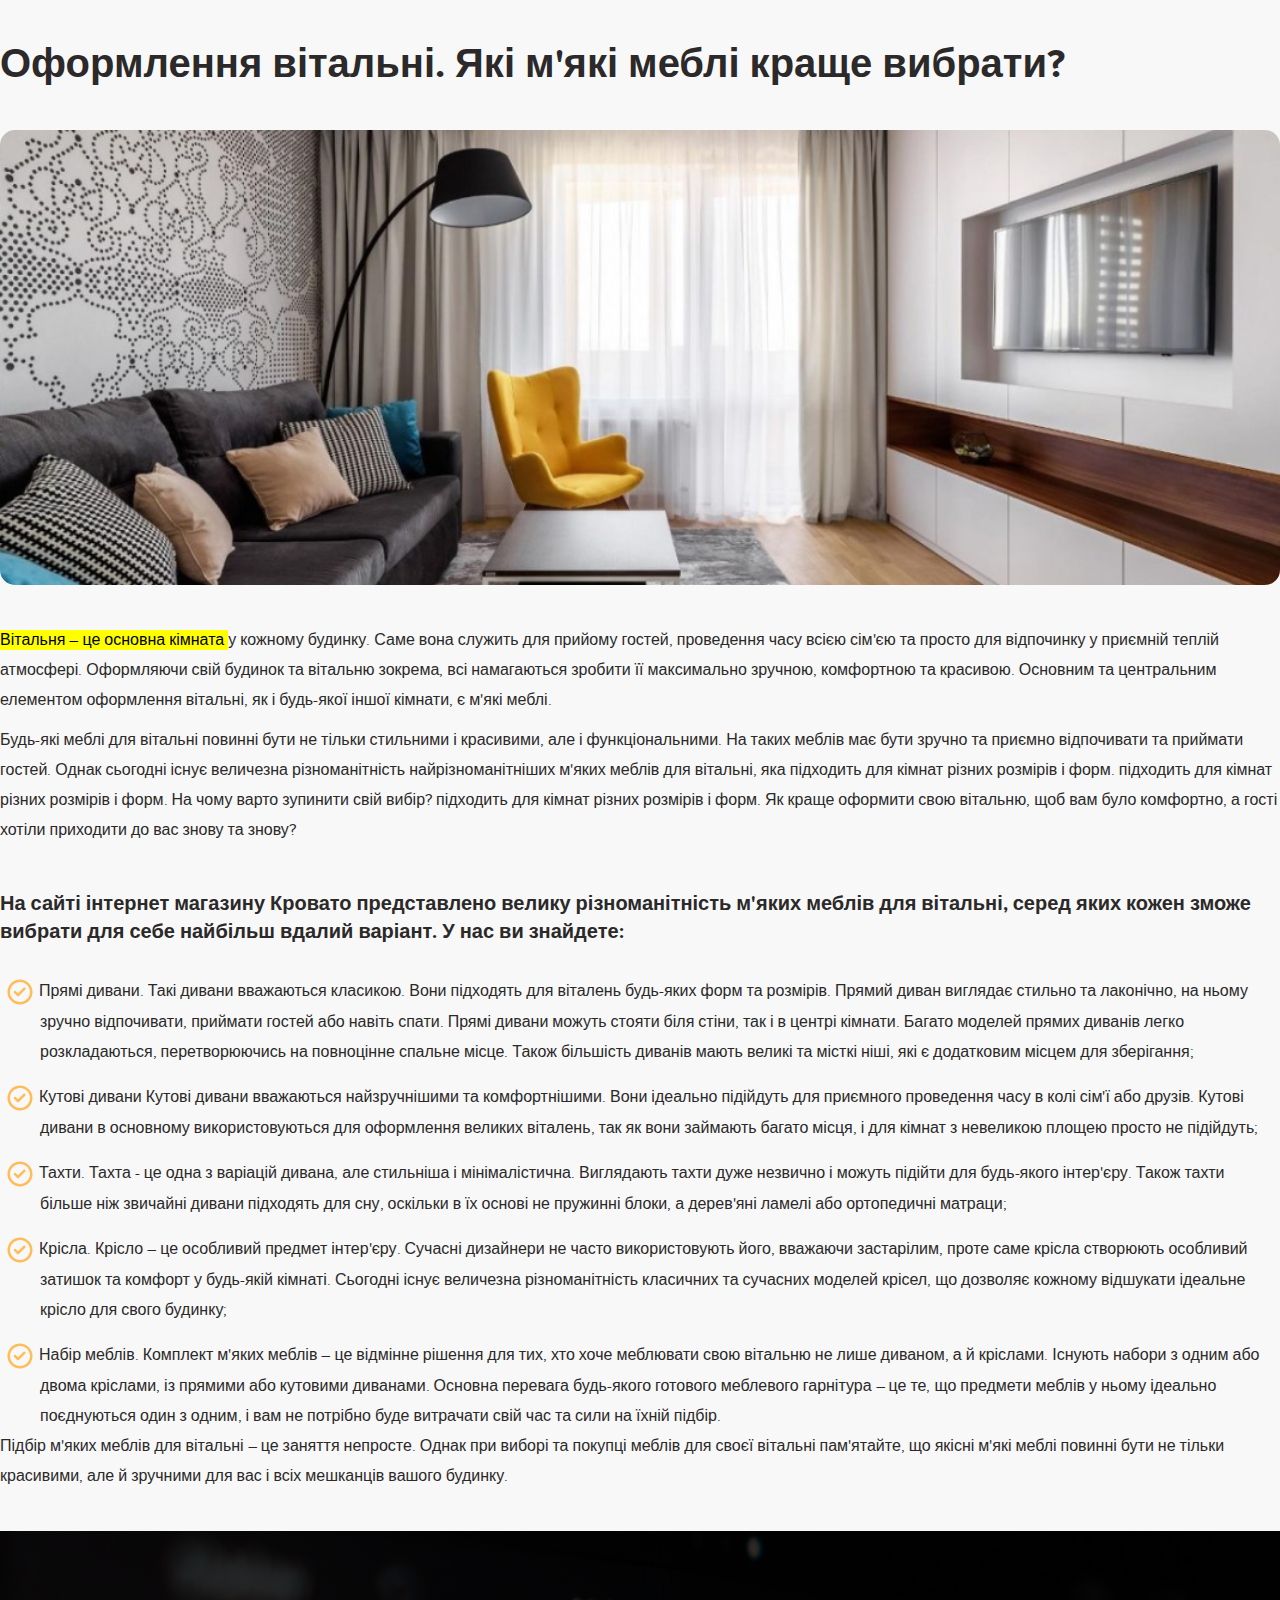
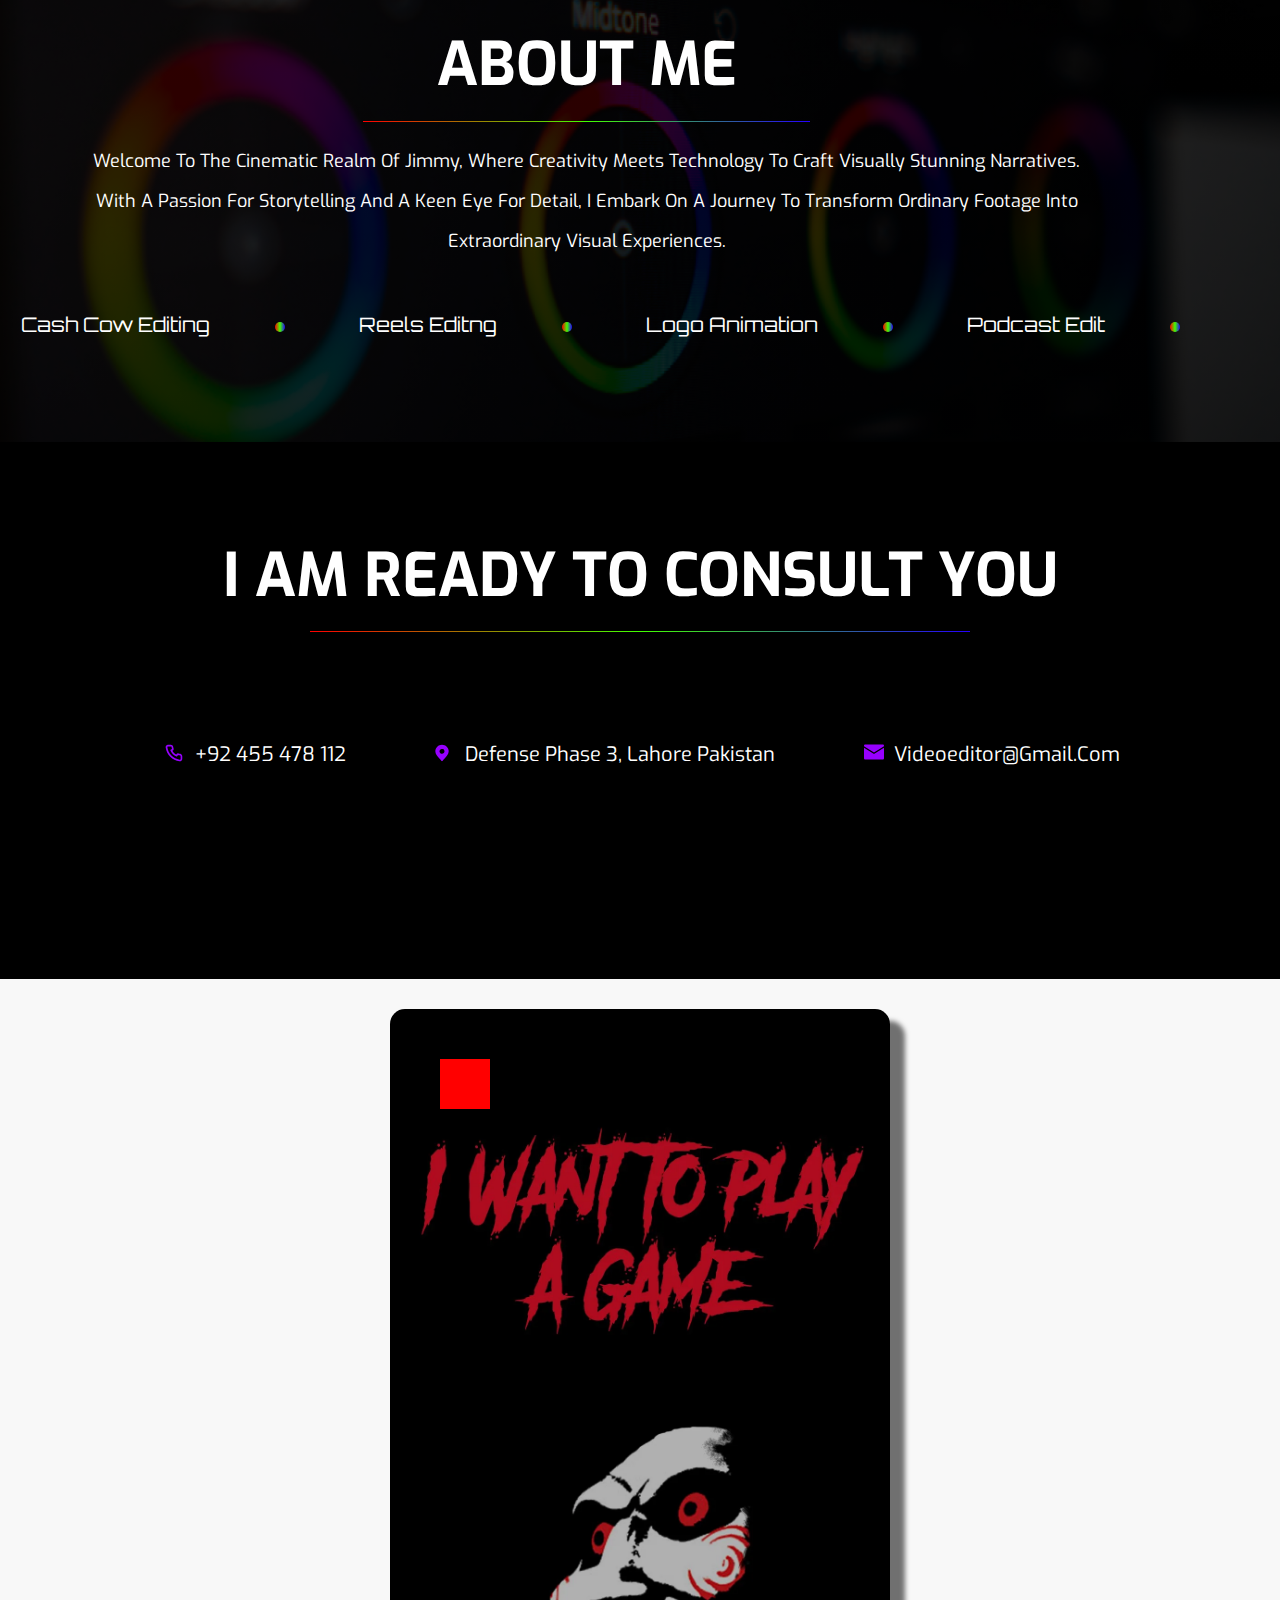
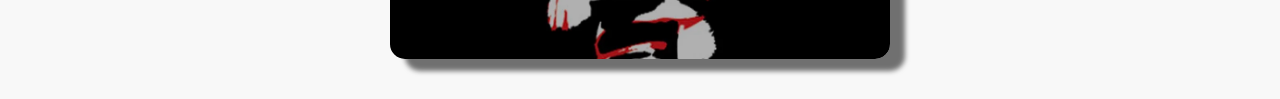
<file: lesson_7/index.html>
<!DOCTYPE html>
<html lang="uk">

	<head>
		<meta charset="UTF-8">
		<meta http-equiv="X-UA-Compatible" content="IE=edge">
		<meta name="viewport" content="width=device-width, initial-scale=1.0">
		<link rel="stylesheet" href="css/style.css">
		<title>урок 6</title>
	</head>

	<body>
		<header class="header ">

		</header>
		<main class="paige">
			<div class="conteiner">
				<div class="content">
					<h1 id="content-title">Оформлення вітальні. Які м'які меблі краще
						вибрати?</h1>
					<img src="img/livingroom.png" alt="шикарна, фантастична, казкова
						вітальння">
					<p>
						<mark>Вітальня – це основна кімната </mark>у кожному будинку. Саме вона
						служить для
						прийому гостей, проведення часу всією сім'єю та просто для відпочинку у
						приємній теплій атмосфері. Оформляючи свій будинок та вітальню зокрема,
						всі
						намагаються зробити її максимально зручною, комфортною та красивою.
						<span>
							Основним та центральним елементом оформлення вітальні, як і будь-якої
							іншої
							кімнати, є м'які меблі.
						</span>
					</p>

					<p>
						Будь-які меблі для вітальні повинні бути не тільки стильними і красивими,
						але і функціональними. На таких меблів має бути зручно та приємно
						відпочивати та приймати гостей. Однак сьогодні існує величезна
						різноманітність найрізноманітніших м'яких меблів для вітальні, яка
						підходить для кімнат різних розмірів і форм. <span class="test">
							підходить для кімнат різних розмірів і форм. На чому варто зупинити свій
							вибір?
							підходить для кімнат різних розмірів і форм. </span> Як краще оформити
						свою вітальню, щоб вам було комфортно, а гості
						хотіли приходити до вас знову та знову?
					</p>
				</div>
				<div class="assortment">
					<h2 id="assortment-title">
						На сайті інтернет магазину Кровато представлено велику різноманітність
						м'яких меблів для вітальні, серед яких кожен зможе вибрати для себе
						найбільш вдалий варіант. У нас ви знайдете:
					</h2>
					<ul class="assortment-list">
						<li class="assortment-item">
							Прямі дивани. Такі дивани вважаються класикою. Вони підходять для
							віталень
							будь-яких форм та розмірів. Прямий диван виглядає стильно та лаконічно,
							на
							ньому зручно відпочивати, приймати гостей або навіть спати. Прямі дивани
							можуть стояти біля стіни, так і в центрі кімнати. Багато моделей прямих
							диванів легко розкладаються, перетворюючись на повноцінне спальне місце.
							Також більшість диванів мають великі та місткі ніші, які є додатковим
							місцем для зберігання;
						</li>
						<li class="assortment-item">
							Кутові дивани Кутові дивани вважаються найзручнішими та комфортнішими.
							Вони ідеально підійдуть для приємного проведення часу в колі сім'ї або
							друзів. Кутові дивани в основному використовуються для оформлення великих
							віталень, так як вони займають багато місця, і для кімнат з невеликою
							площею просто не підійдуть;
						</li>
						<li class="assortment-item">
							Тахти. Тахта - це одна з варіацій дивана, але стильніша і мінімалістична.
							Виглядають тахти дуже незвично і можуть підійти для будь-якого інтер'єру.
							Також тахти більше ніж звичайні дивани підходять для сну, оскільки в їх
							основі не пружинні блоки, а дерев'яні ламелі або ортопедичні матраци;
						</li>
						<li class="assortment-item">
							Крісла. Крісло – це особливий предмет інтер'єру. Сучасні дизайнери не
							часто використовують його, вважаючи застарілим, проте саме крісла
							створюють особливий затишок та комфорт у будь-якій кімнаті. Сьогодні
							існує
							величезна різноманітність класичних та сучасних моделей крісел, що
							дозволяє кожному відшукати ідеальне крісло для свого будинку;
						</li>
						<li class="assortment-item">
							Набір меблів. Комплект м'яких меблів – це відмінне рішення для тих, хто
							хоче меблювати свою вітальню не лише диваном, а й кріслами. Існують
							набори
							з одним або двома кріслами, із прямими або кутовими диванами. Основна
							перевага будь-якого готового меблевого гарнітура – це те, що предмети
							меблів у ньому ідеально поєднуються один з одним, і вам не потрібно буде
							витрачати свій час та сили на їхній підбір.
						</li>
					</ul>
					<p class="assortment-reminder">
						Підбір м'яких меблів для вітальні – це заняття непросте. Однак при виборі
						та покупці меблів для своєї вітальні пам'ятайте, що якісні м'які меблі
						повинні бути не тільки красивими, але й зручними для вас і всіх мешканців
						вашого будинку.
					</p>
				</div>
			</div>
			<div class="section">
				<div class="background">
					<div class="about">
						<div class="about-us">
							<div class="about-me">
								<h2 class="sub-title">
									About me
								</h2>
								<p>
									Welcome to the cinematic realm of Jimmy, where creativity meets
									technology
									to craft visually stunning narratives. With a passion for storytelling
									and
									a keen eye for detail, I embark on a journey to transform ordinary
									footage
									into extraordinary visual experiences.
								</p>
							</div>
							<ul class="about-us-list">
								<li class="about-us-item">
									<a href="#" target="_blank">Cash cow editing</a>
								</li>
								<li class="about-us-item">
									<a href="#" target="_blank">Reels editng</a>
								</li>
								<li class="about-us-item">
									<a href="#" target="_blank">logo animation</a>
								</li>
								<li class="about-us-item">
									<a href="#" target="_blank">podcast edit</a>
								</li>
							</ul>
						</div>
					</div>
				</div>
				<div class="contacts">
					<h2 class="contacts-sub-title">
						I am ready to consult you
					</h2>
					<ul class="contacts-list">
						<li class="contact-list-item">
							<a href="tel:+92455478112">
								+92 455 478 112
							</a>
						</li>
						<li class="contact-list-item">
							<a href="#" target="_blank">
								defense phase 3, lahore pakistan
							</a>
						</li>
						<li class="contact-list-item">
							<a href="mailto:videoeditor@gmail.com">
								videoeditor@gmail.com
							</a>
						</li>
					</ul>
				</div>

			</div>
		</main>



		<footer class="footer">

			<div class="game">
				<div class="game-wrap">
					<div class="game-start">

					</div>
					<div class="game-line-1">

					</div>
					<div class="game-line-1-2">

					</div>
					<div class="game-line-2">

					</div>
					<div class="game-line-2-2">

					</div>
					<div class="game-line-3">

					</div>
					<div class="game-line-3-2">

					</div>
					<div class="game-line-4">

					</div>
					<div class="game-line-4-2">

					</div>
					<div class="game-end">

					</div>
				</div>
			</div>
		</footer>
	</body>

</html>
</file>
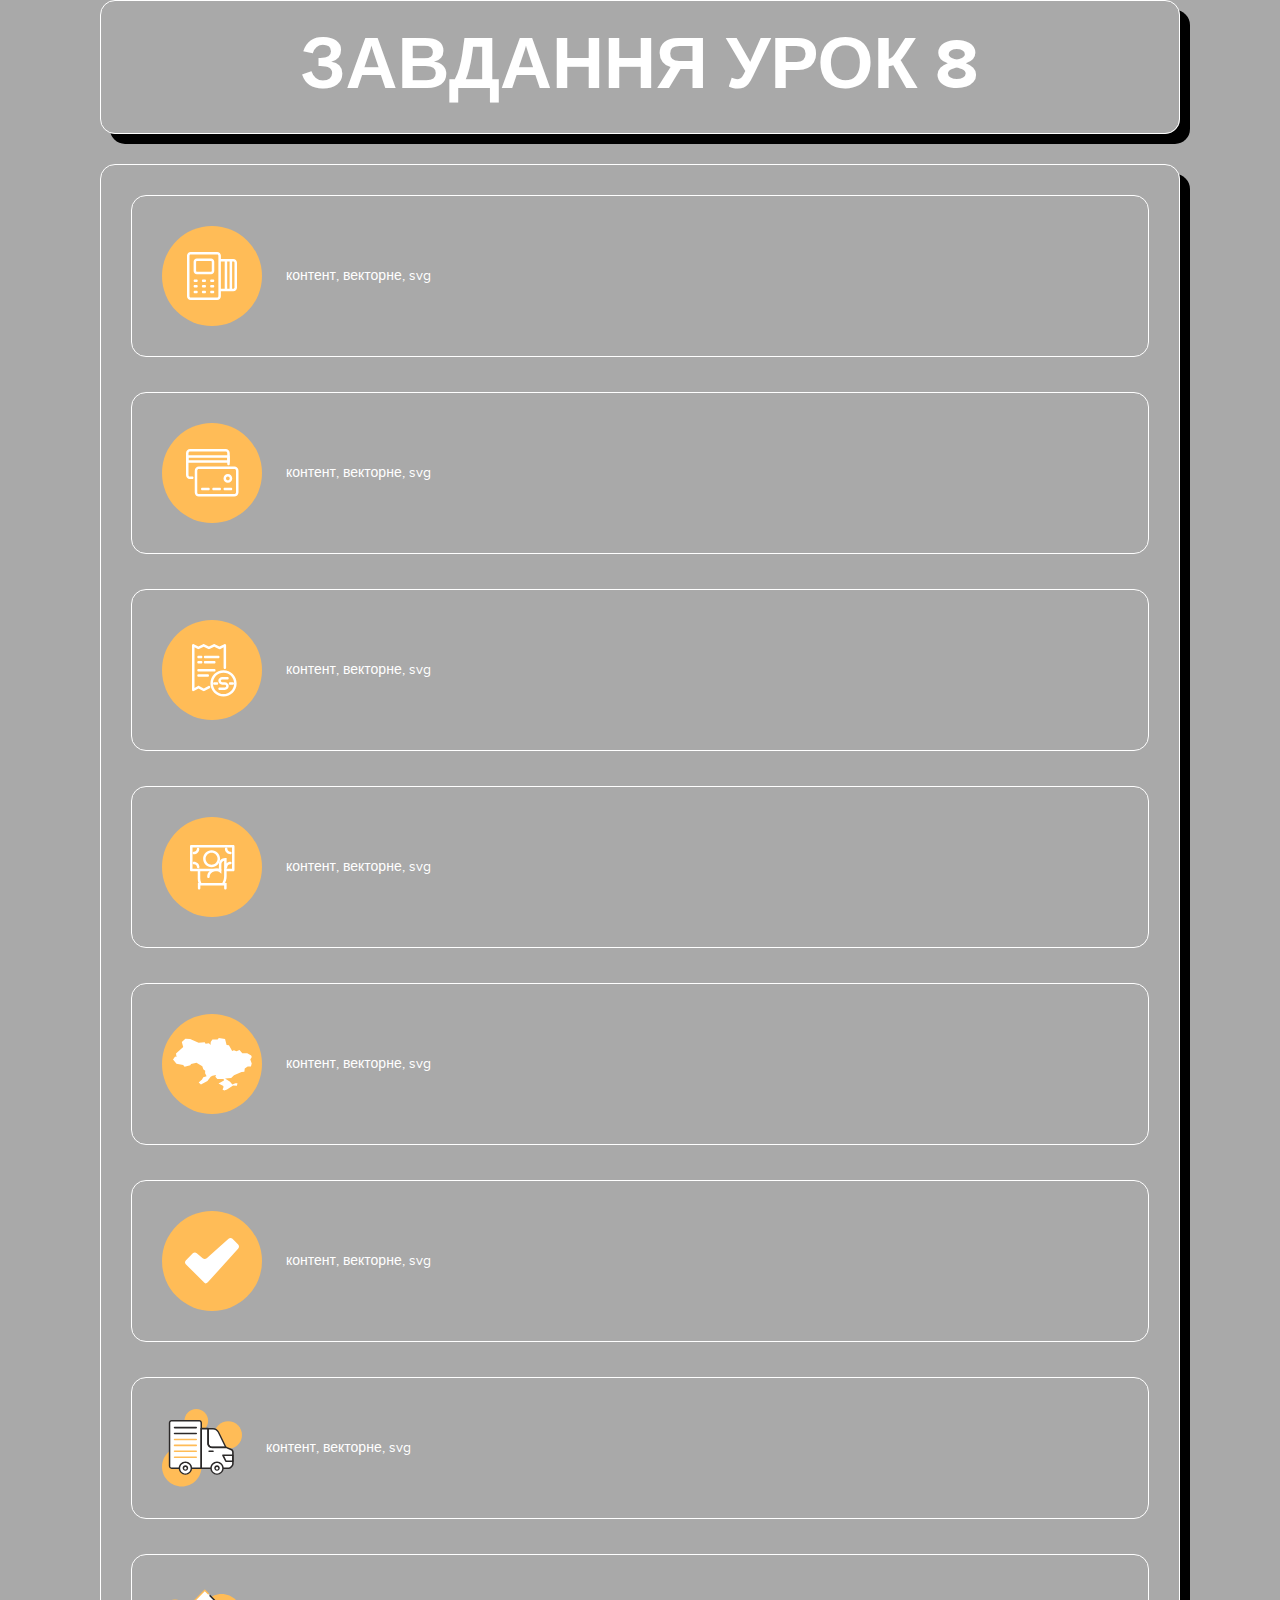
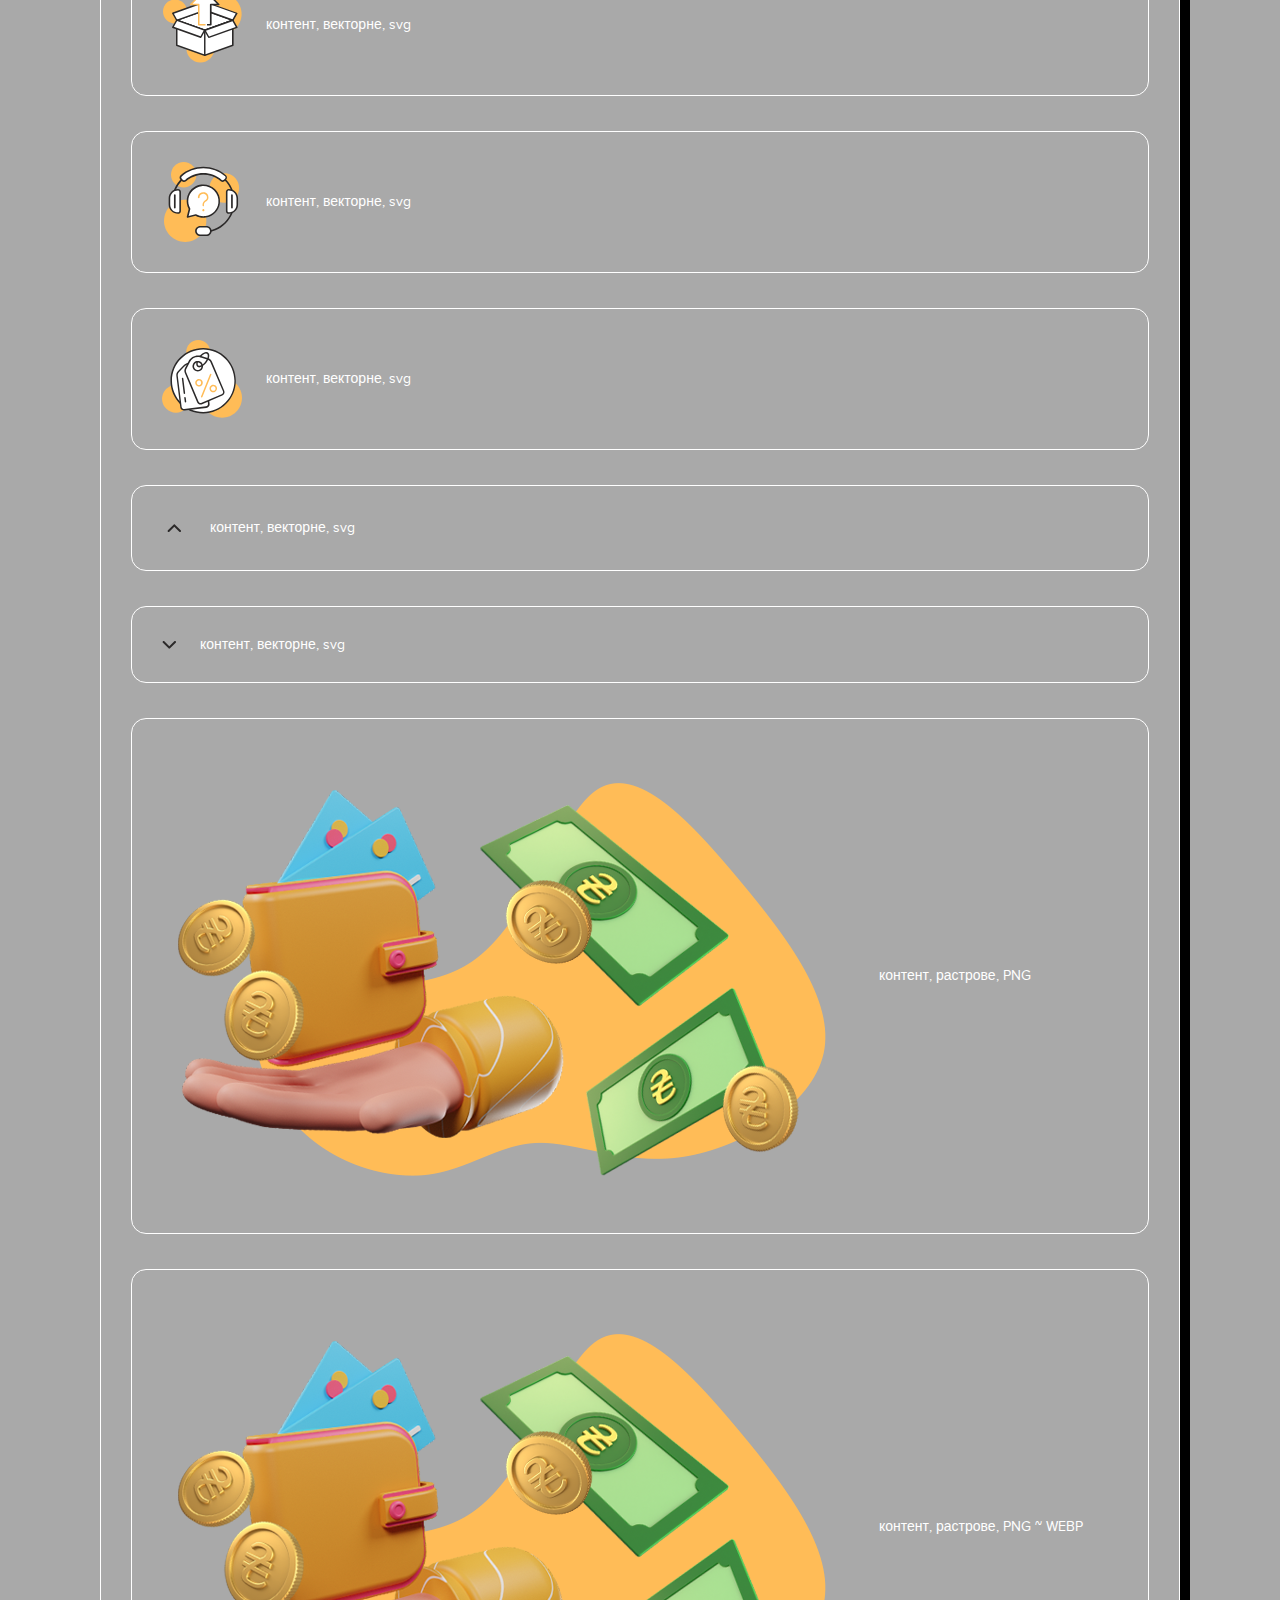
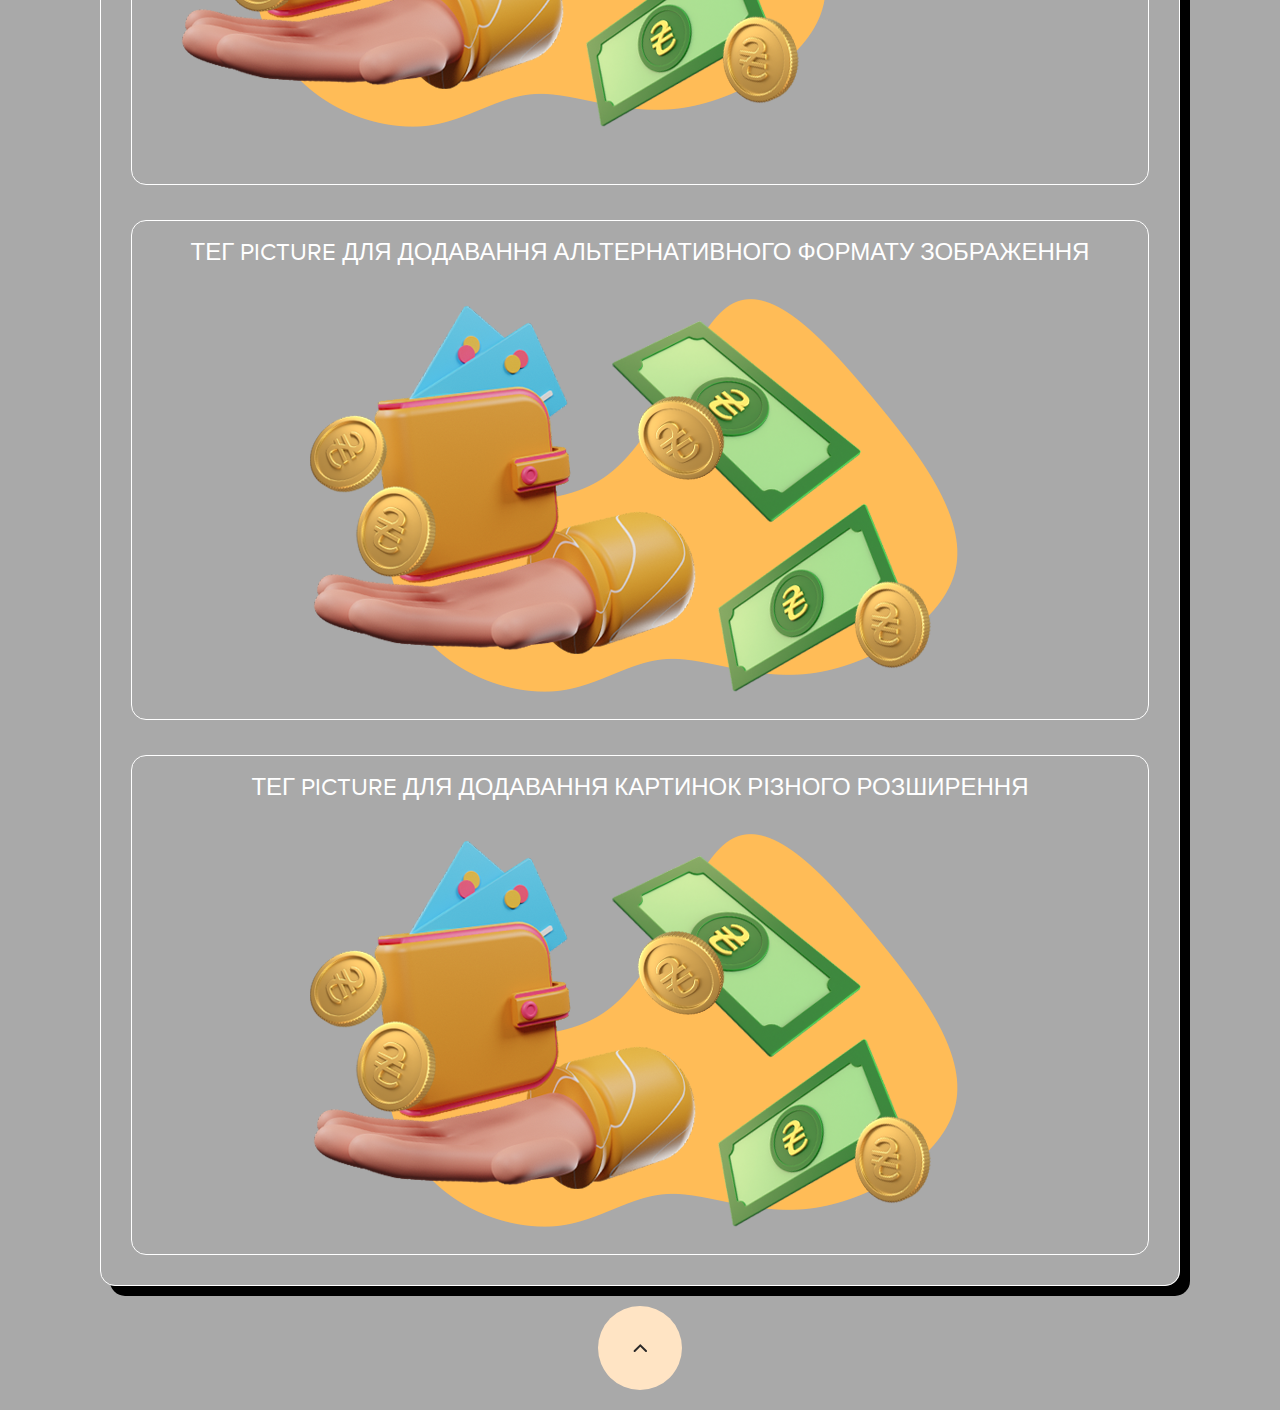
<file: lesson_8/index.html>
<!DOCTYPE html>
<html lang="uk">

	<head>
		<meta charset="UTF-8">
		<meta http-equiv="X-UA-Compatible" content="IE=edge">
		<meta name="viewport" content="width=device-width, initial-scale=1.0">
		<link rel="stylesheet" href="css/style.css">
		<title>урок 8</title>
	</head>

	<body>
		<header id="header" class="header">

			<h1>завдання урок 8</h1>

		</header>
		<main class="paige">
			<div class="conteiner">
				<div class="content">
					<img src="./img/pay_1.svg" alt="іко">
					<p>контент, векторне, svg</p>
				</div>
				<div class="content">
					<img src="./img/pay_2.svg" alt="іко">
					<p>контент, векторне, svg</p>
				</div>
				<div class="content">
					<img src="./img/pay_3.svg" alt="іко">
					<p>контент, векторне, svg</p>
				</div>
				<div class="content">
					<img src="./img/pay_4.svg" alt="іко">
					<p>контент, векторне, svg</p>
				</div>
				<div class="content">
					<img src="./img/pay_5.svg" alt="іко">
					<p>контент, векторне, svg</p>
				</div>
				<div class="content">
					<img src="./img/pay_7.svg" alt="іко">
					<p>контент, векторне, svg</p>
				</div>
				<div class="content">
					<img src="./img/preim_1.svg" alt="іко">
					<p>контент, векторне, svg</p>
				</div>
				<div class="content">
					<img src="./img/preim_2.svg" alt="іко">
					<p>контент, векторне, svg</p>
				</div>
				<div class="content">
					<img src="./img/preim_3.svg" alt="іко">
					<p>контент, векторне, svg</p>
				</div>
				<div class="content">
					<img src="./img/preim_4.svg" alt="іко">
					<p>контент, векторне, svg</p>
				</div>
				<div class="content">
					<img src="./img/arrow_up.svg" alt="іко">
					<p>контент, векторне, svg</p>
				</div>
				<div class="content">
					<img src="./img/arrow_down.svg" alt="іко">
					<p>контент, векторне, svg</p>
				</div>
				<div class="content">
					<img src="./img/img.png" alt="картинка">
					<p>контент, растрове, PNG</p>
				</div>
				<div class="content">
					<img src="./img/img.webp" alt="картинка">
					<p>контент, растрове, PNG ~ WEBP</p>
				</div>

				<div class="image">
					<h2>
						тег picture для додавання альтернативного формату
						зображення
					</h2>
					<picture class="test">
						<source srcset="./img/img.webp" type="image/webp">
						<img src="./img/img.png" alt="png">
					</picture>
				</div>

				<div class="image">
					<h2>
						тег picture для додавання картинок різного розширення
					</h2>
					<picture class="test_2">
						<source srcset="./img/img.webp, ./img/imgx2.webp 2x, ./img/imgx3.webp 3x">
						<img src="./img/img.webp" alt="картинки">
					</picture>
				</div>
			</div>

		</main>





		<footer>
			<div class="top">
				<a href="#header"><img src="./img/arrow_up.svg" alt=""></a>
			</div>

		</footer>
	</body>

</html>
</file>
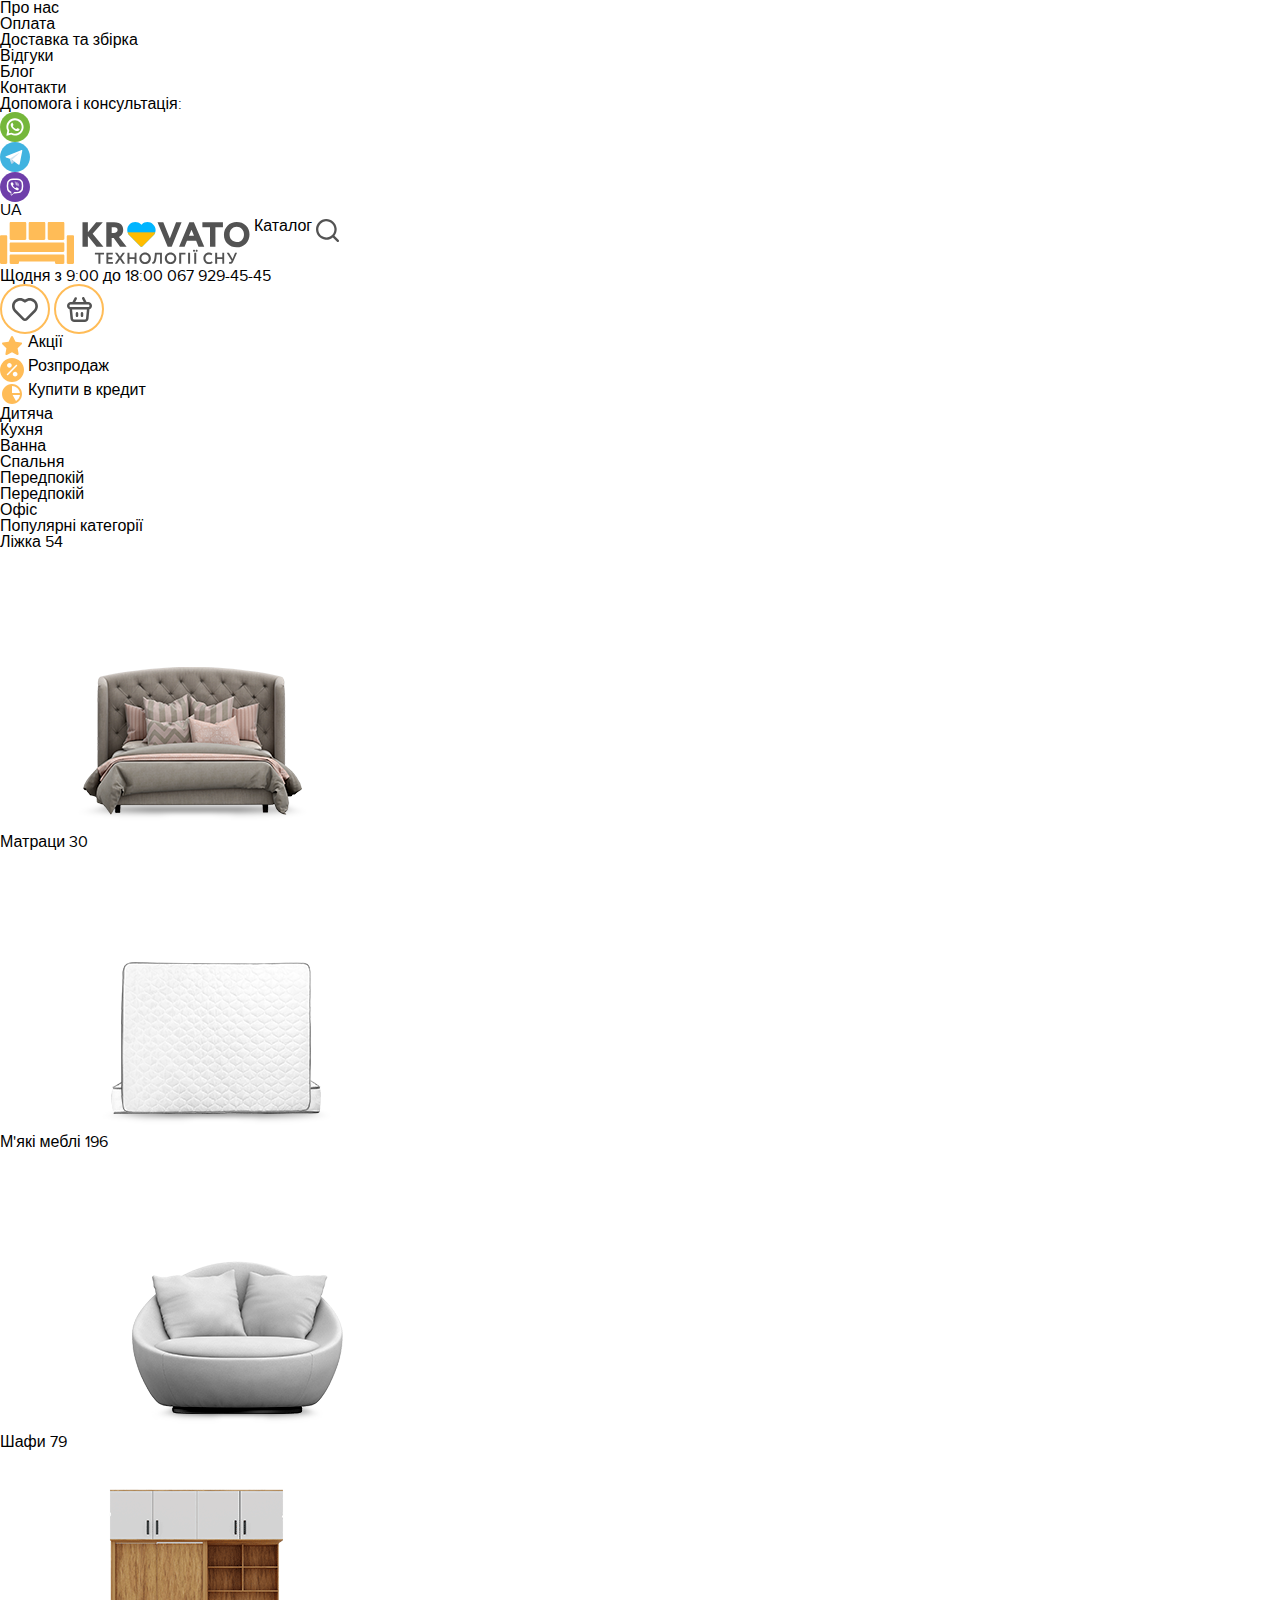
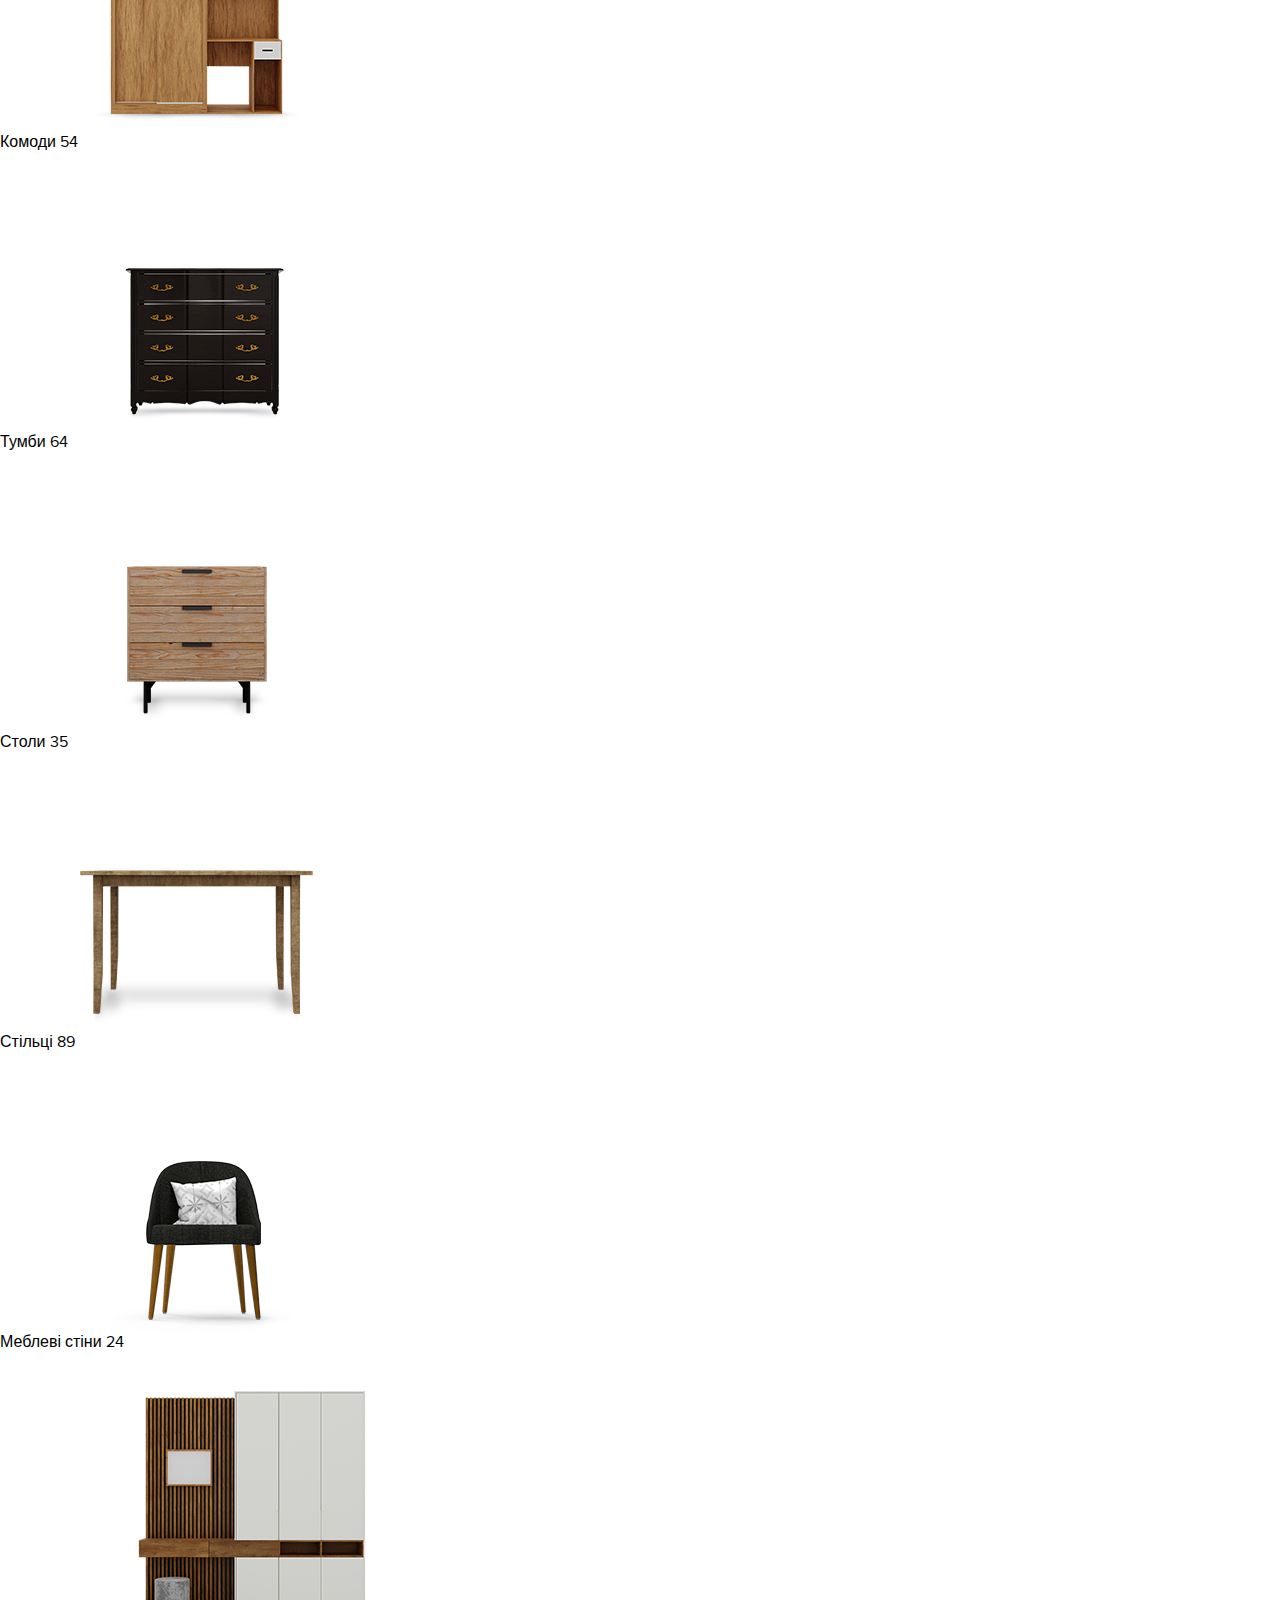
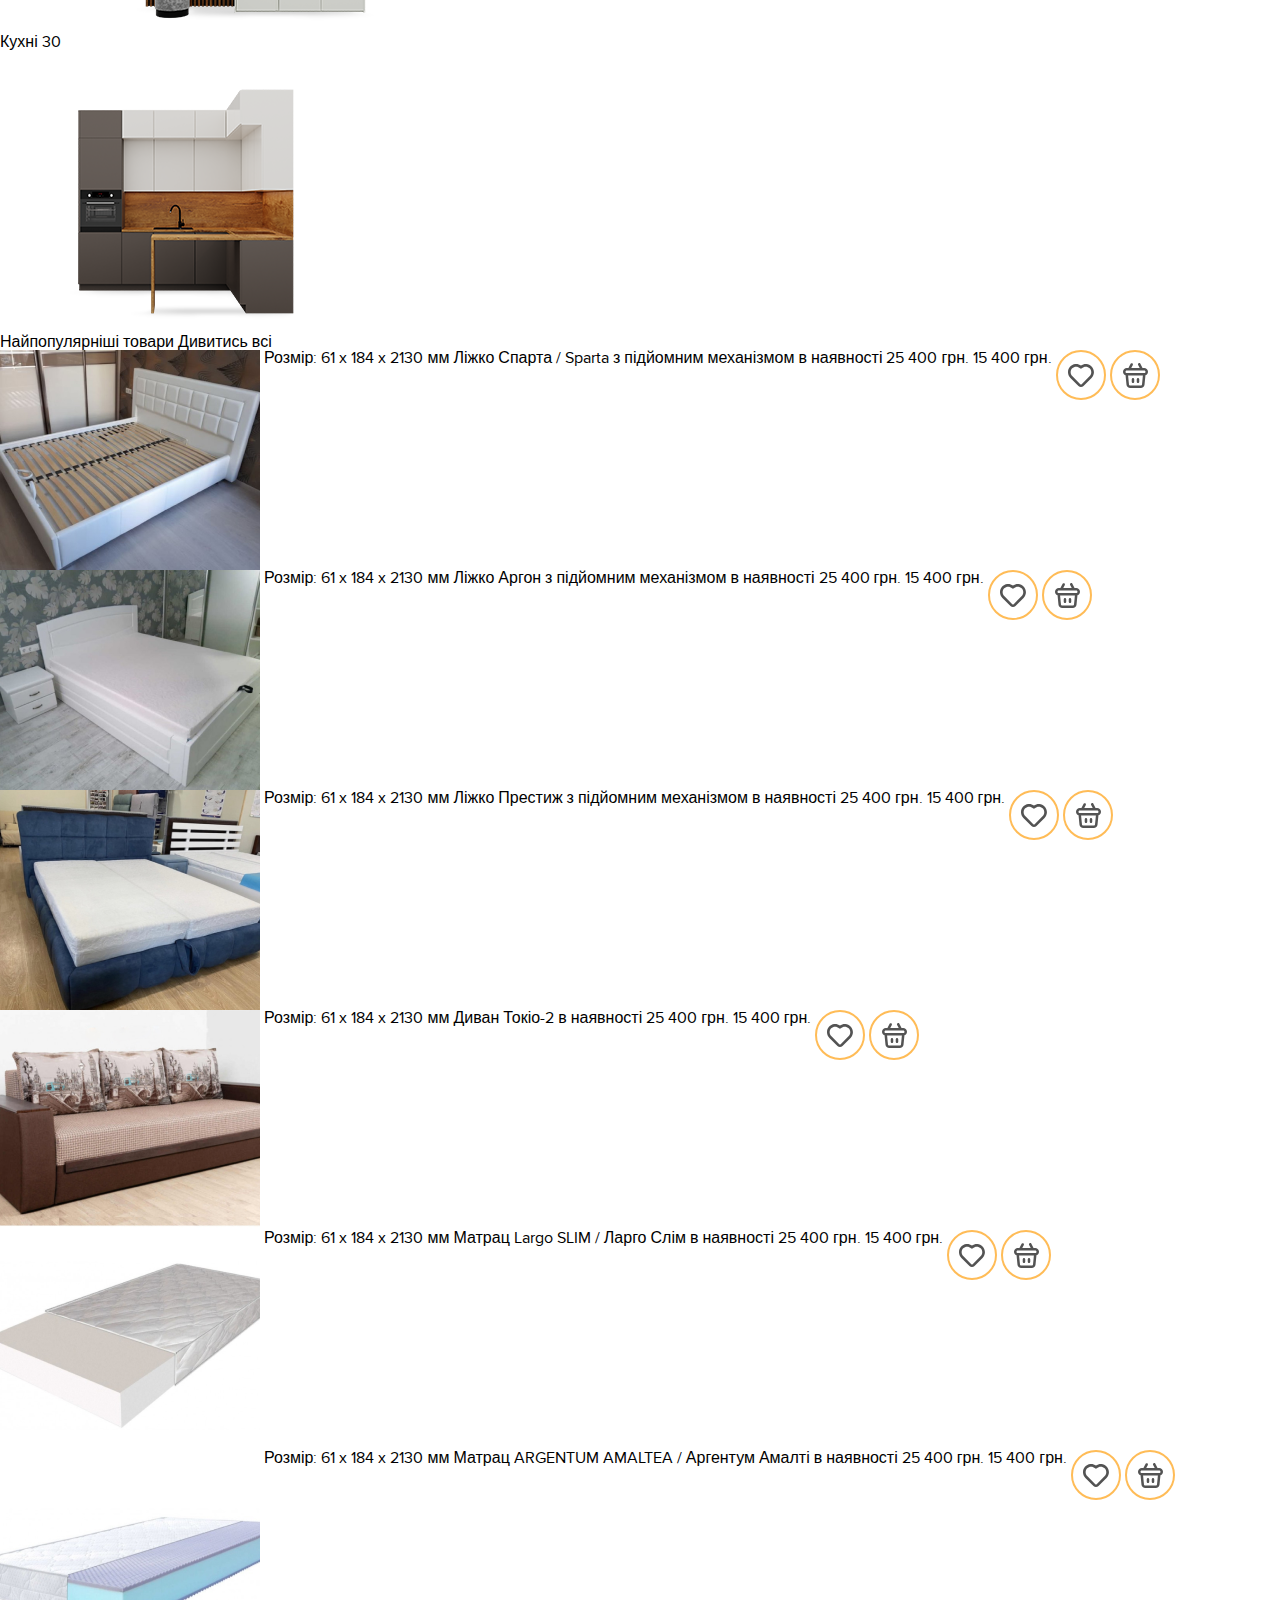
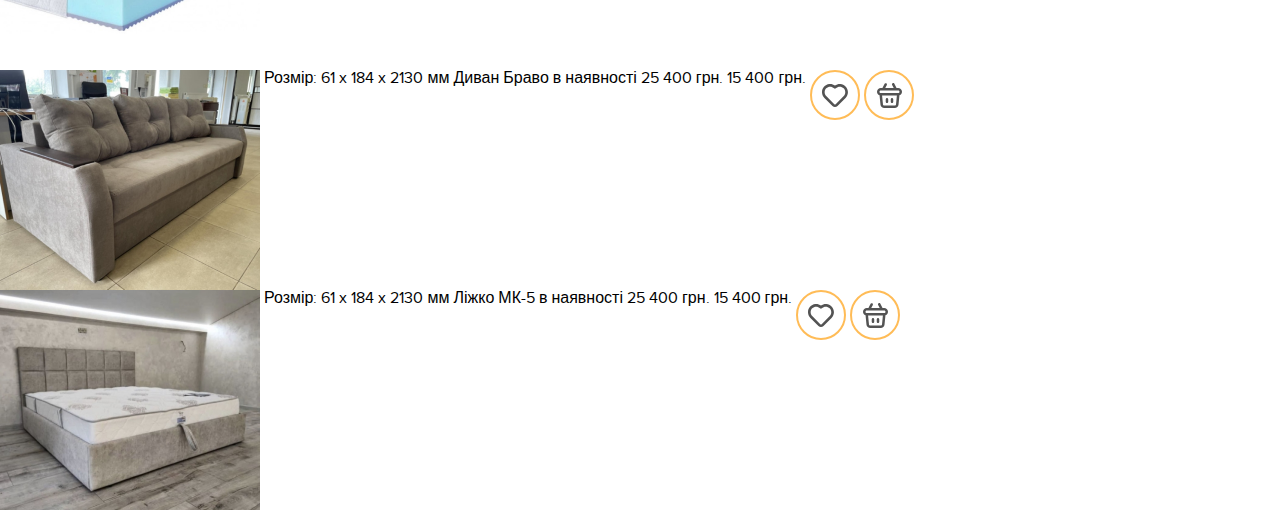
<file: lesson_9/index.html>
<!DOCTYPE html>
<html lang="uk">

	<head>
		<meta charset="UTF-8">
		<meta http-equiv="X-UA-Compatible" content="IE=edge">
		<meta name="viewport" content="width=device-width, initial-scale=1.0">
		<link rel="stylesheet" href="css/style.css">
		<title>урок 9</title>
	</head>

	<body>
		<header class="header">
			<div class="header-nav">
				<ul class="header-nav__list">
					<li class="header-nav__item">

					</li>
					<li class="header-nav__item">
						<a href="#" class="header-nav__link">Про нас</a>
					</li>
					<li class="header-nav__item">
						<a href="#" class="header-nav__link">Оплата</a>
					</li>
					<li class="header-nav__item">
						<a href="#" class="header-nav__link">Доставка та збірка</a>
					</li>
					<li class="header-nav__item">
						<a href="#" class="header-nav__link">Відгуки</a>
					</li>
					<li class="header-nav__item">
						<a href="#" class="header-nav__link">Блог</a>
					</li>
					<li class="header-nav__item">
						<a href="#" class="header-nav__link">Контакти</a>
					</li>
				</ul>

				<ul class="header-nav__list-contacts list-contacts">
					<li class="list-contacts__item">
						Допомога і консультація:
					</li>
					<li class="list-contacts__item">
						<a href="#" class="list-contacts__link">
							<img src="img/icon/whatsapp.svg" alt="whatsapp"
								class="list-contacts__icon">
						</a>
					</li>
					<li class="list-contacts__item">
						<a href="#" class="list-contacts__link">
							<img src="img/icon/telegram.svg" alt="telegram"
								class="list-contacts__icon">
						</a>
					</li>
					<li class="list-contacts__item">
						<a href="#" class="list-contacts__link">
							<img src="img/icon/viber.svg" alt="viber"
								class="list-contacts__icon">
						</a>
					</li>
				</ul>
				<div class="header-nav__lang">
					<span class="language">UA</span>
				</div>
				<div class="header-nav__info info">
					<a href="#" class="logo">
						<img src="img/icon/logo-header.svg" alt="logo-header">
					</a>
					<a href="#" class="info__catalog">
						Каталог
					</a>
					<a href="#" class="info__search">
						<img src="img/icon/search.svg" alt="пошук" class="info__search-icon">
					</a>
					<div class="info__contacts">
						<span class="info__schedule">
							Щодня з 9:00 до 18:00
						</span>
						<a href="tel:+380679294545" class="info__telephone">067 929-45-45</a>
					</div>
					<a href="#" class="info__favorit"><img src="img/icon/obrane.svg"
							alt="favorit"></a>
					<a href="#" class="info__cart"><img src="img/icon/korzina.svg" alt="shop
							cart"></a>
				</div>

				<div class="header-nav__menu menu">
					<ul class="menu__loyalty">
						<li class="menu__item menu__item--decor">
							<a href="#" class="menu__link ">
								<img src="img/icon/akcii.svg" alt="action" class="menu__icon">
								Акції
							</a>
						</li>
						<li class="menu__item menu__item--decor">
							<a href="#" class="menu__link">
								<img src="img/icon/sale.svg" alt="sale" class="menu__icon">
								Розпродаж
							</a>
						</li>
						<li class="menu__item menu__item--decor">
							<a href="#" class="menu__link">
								<img src="img/icon/credit.svg" alt="credit" class="menu__icon">
								Купити в кредит
							</a>
						</li>
					</ul>
					<ul class="menu__list">
						<li class="menu__item">
							<a href="#" class="menu__link">
								Дитяча
							</a>
						</li>
						<li class="menu__item">
							<a href="#" class="menu__link">
								Кухня
							</a>
						</li>
						<li class="menu__item">
							<a href="#" class="menu__link">
								Ванна
							</a>
						</li>
						<li class="menu__item">
							<a href="#" class="menu__link">
								Спальня
							</a>
						</li>
						<li class="menu__item">
							<a href="#" class="menu__link">
								Передпокій
							</a>
						</li>
						<li class="menu__item">
							<a href="#" class="menu__link">
								Передпокій
							</a>
						</li>
						<li class="menu__item">
							<a href="#" class="menu__link">
								Офіс
							</a>
						</li>
					</ul>
				</div>
			</div>
		</header>
		<main class="paige">
			<div class="popular-category">
				<div class="popular-category__wrap">
					<a href="#" class="popular-category__link">
						Популярні категорії
					</a>
					<div class="popular-category__goods goods">
						<a href="#" class="goods__link">
							Ліжка
						</a>
						<span class="goods__quantity">
							54
						</span>
						<img src="img/content/01.png" alt="обложка категорії"
							class="goods__cover">
					</div>
					<div class="popular-category__goods goods">
						<a href="#" class="goods__link">
							Матраци
						</a>
						<span class="goods__quantity">
							30
						</span>
						<img src="img/content/02.png" alt="обложка категорії"
							class="goods__cover">
					</div>
					<div class="popular-category__goods goods">
						<a href="#" class="goods__link">
							М'які меблі
						</a>
						<span class="goods__quantity">
							196
						</span>
						<img src="img/content/03.png" alt="обложка категорії"
							class="goods__cover">
					</div>
					<div class="popular-category__goods goods">
						<a href="#" class="goods__link">
							Шафи
						</a>
						<span class="goods__quantity">
							79
						</span>
						<img src="img/content/04.png" alt="обложка категорії"
							class="goods__cover">
					</div>
					<div class="popular-category__goods goods">
						<a href="#" class="goods__link">
							Комоди
						</a>
						<span class="goods__quantity">
							54
						</span>
						<img src="img/content/05.png" alt="обложка категорії"
							class="goods__cover">
					</div>
					<div class="popular-category__goods goods">
						<a href="#" class="goods__link">
							Тумби
						</a>
						<span class="goods__quantity">
							64
						</span>
						<img src="img/content/06.png" alt="обложка категорії"
							class="goods__cover">
					</div>
					<div class="popular-category__goods goods">
						<a href="#" class="goods__link">
							Столи
						</a>
						<span class="goods__quantity">
							35
						</span>
						<img src="img/content/07.png" alt="обложка категорії"
							class="goods__cover">
					</div>
					<div class="popular-category__goods goods">
						<a href="#" class="goods__link">
							Стільці
						</a>
						<span class="goods__quantity">
							89
						</span>
						<img src="img/content/08.png" alt="обложка категорії"
							class="goods__cover">
					</div>
					<div class="popular-category__goods goods">
						<a href="#" class="goods__link">
							Меблеві стіни
						</a>
						<span class="goods__quantity">
							24
						</span>
						<img src="img/content/09.png" alt="обложка категорії"
							class="goods__cover">
					</div>
					<div class="popular-category__goods goods">
						<a href="#" class="goods__link">
							Кухні
						</a>
						<span class="goods__quantity">
							30
						</span>
						<img src="img/content/10.png" alt="обложка категорії"
							class="goods__cover">
					</div>
				</div>
			</div>
			<div class="common-goods">
					<a href="#" class="common-goods__link">
					Найпопулярніші товари <span>Дивитись всі</span>
				</a>
				<div class="common-goods__card">
					<a href="#" class="common-goods__img">
						<img src="img/content/11.png" alt="товар">
					</a>
					<span class="common-goods__size">
						Розмір: 61 x 184 x 2130 мм
					</span>
					<a href="#" class="common-goods__titel">
						Ліжко Спарта / Sparta з підйомним механізмом
					</a>
					<span class="common-goods__availability">
						в наявності
					</span>
					<span class="common-goods__price common-goods__price--decor">
						25 400 грн.
					</span>
					<span class="common-goods__price">
						15 400 грн.
					</span>
					<a href="#" class="common-goods__favorite">
						<img src="img/icon/obrane.svg" alt="обране">
					</a>
					<a href="" class="common-goods__cart">
						<img src="img/icon/korzina.svg" alt="корзина">
					</a>
				</div>
				<div class="common-goods__card">
					<a href="" class="common-goods__img">
						<img src="img/content/12.png" alt="товар">
					</a>
					<span class="common-goods__size">
						Розмір: 61 x 184 x 2130 мм
					</span>
					<a href="#" class="common-goods__titel">
						Ліжко Аргон з підйомним механізмом
					</a>
					<span class="common-goods__availability">
						в наявності
					</span>
					<span class="common-goods__price common-goods__price--decor">
						25 400 грн.
					</span>
					<span class="common-goods__price">
						15 400 грн.
					</span>
					<a href="#" class="common-goods__favorite">
						<img src="img/icon/obrane.svg" alt="обране">
					</a>
					<a href="" class="common-goods__cart">
						<img src="img/icon/korzina.svg" alt="корзина">
					</a>
				</div>
				<div class="common-goods__card">
					<a href="" class="common-goods__img">
						<img src="img/content/13.png" alt="товар">
					</a>
					<span class="common-goods__size">
						Розмір: 61 x 184 x 2130 мм
					</span>
					<a href="#" class="common-goods__titel">
						Ліжко Престиж з підйомним механізмом </a>
					<span class="common-goods__availability">
						в наявності
					</span>
					<span class="common-goods__price common-goods__price--decor">
						25 400 грн.
					</span>
					<span class="common-goods__price">
						15 400 грн.
					</span>
					<a href="#" class="common-goods__favorite">
						<img src="img/icon/obrane.svg" alt="обране">
					</a>
					<a href="" class="common-goods__cart">
						<img src="img/icon/korzina.svg" alt="корзина">
					</a>
				</div>
				<div class="common-goods__card">
					<a href="" class="common-goods__img">
						<img src="img/content/14.png" alt="товар">
					</a>
					<span class="common-goods__size">
						Розмір: 61 x 184 x 2130 мм
					</span>
					<a href="#" class="common-goods__titel">
						Диван Токіо-2 </a>
					<span class="common-goods__availability">
						в наявності
					</span>
					<span class="common-goods__price common-goods__price--decor">
						25 400 грн.
					</span>
					<span class="common-goods__price">
						15 400 грн.
					</span>
					<a href="#" class="common-goods__favorite">
						<img src="img/icon/obrane.svg" alt="обране">
					</a>
					<a href="" class="common-goods__cart">
						<img src="img/icon/korzina.svg" alt="корзина">
					</a>
				</div>
				<div class="common-goods__card">
					<a href="" class="common-goods__img">
						<img src="img/content/15.png" alt="товар">
					</a>
					<span class="common-goods__size">
						Розмір: 61 x 184 x 2130 мм
					</span>
					<a href="#" class="common-goods__titel">
						Матрац Largo SLIM / Ларго Слім </a>
					<span class="common-goods__availability">
						в наявності
					</span>
					<span class="common-goods__price common-goods__price--decor">
						25 400 грн.
					</span>
					<span class="common-goods__price">
						15 400 грн.
					</span>
					<a href="#" class="common-goods__favorite">
						<img src="img/icon/obrane.svg" alt="обране">
					</a>
					<a href="" class="common-goods__cart">
						<img src="img/icon/korzina.svg" alt="корзина">
					</a>
				</div>
				<div class="common-goods__card">
					<a href="" class="common-goods__img">
						<img src="img/content/16.png" alt="товар">
					</a>
					<span class="common-goods__size">
						Розмір: 61 x 184 x 2130 мм
					</span>
					<a href="#" class="common-goods__titel">
						Матрац ARGENTUM AMALTEA / Аргентум Амалті </a>
					<span class="common-goods__availability">
						в наявності
					</span>
					<span class="common-goods__price common-goods__price--decor">
						25 400 грн.
					</span>
					<span class="common-goods__price">
						15 400 грн.
					</span>
					<a href="#" class="common-goods__favorite">
						<img src="img/icon/obrane.svg" alt="обране">
					</a>
					<a href="" class="common-goods__cart">
						<img src="img/icon/korzina.svg" alt="корзина">
					</a>
				</div>
				<div class="common-goods__card">
					<a href="" class="common-goods__img">
						<img src="img/content/17.png" alt="товар">
					</a>
					<span class="common-goods__size">
						Розмір: 61 x 184 x 2130 мм
					</span>
					<a href="#" class="common-goods__titel">
						Диван Браво </a>
					<span class="common-goods__availability">
						в наявності
					</span>
					<span class="common-goods__price common-goods__price--decor">
						25 400 грн.
					</span>
					<span class="common-goods__price">
						15 400 грн.
					</span>
					<a href="#" class="common-goods__favorite">
						<img src="img/icon/obrane.svg" alt="обране">
					</a>
					<a href="" class="common-goods__cart">
						<img src="img/icon/korzina.svg" alt="корзина">
					</a>
				</div>
				<div class="common-goods__card">
					<a href="" class="common-goods__img">
						<img src="img/content/18.png" alt="товар">
					</a>
					<span class="common-goods__size">
						Розмір: 61 x 184 x 2130 мм
					</span>
					<a href="#" class="common-goods__titel">
						Ліжко МК-5 </a>
					<span class="common-goods__availability">
						в наявності
					</span>
					<span class="common-goods__price common-goods__price--decor">
						25 400 грн.
					</span>
					<span class="common-goods__price">
						15 400 грн.
					</span>
					<a href="#" class="common-goods__favorite">
						<img src="img/icon/obrane.svg" alt="обране">
					</a>
					<a href="" class="common-goods__cart">
						<img src="img/icon/korzina.svg" alt="корзина">
					</a>
				</div>


			</div>



		</main>





		<footer>


		</footer>
	</body>

</html>
</file>
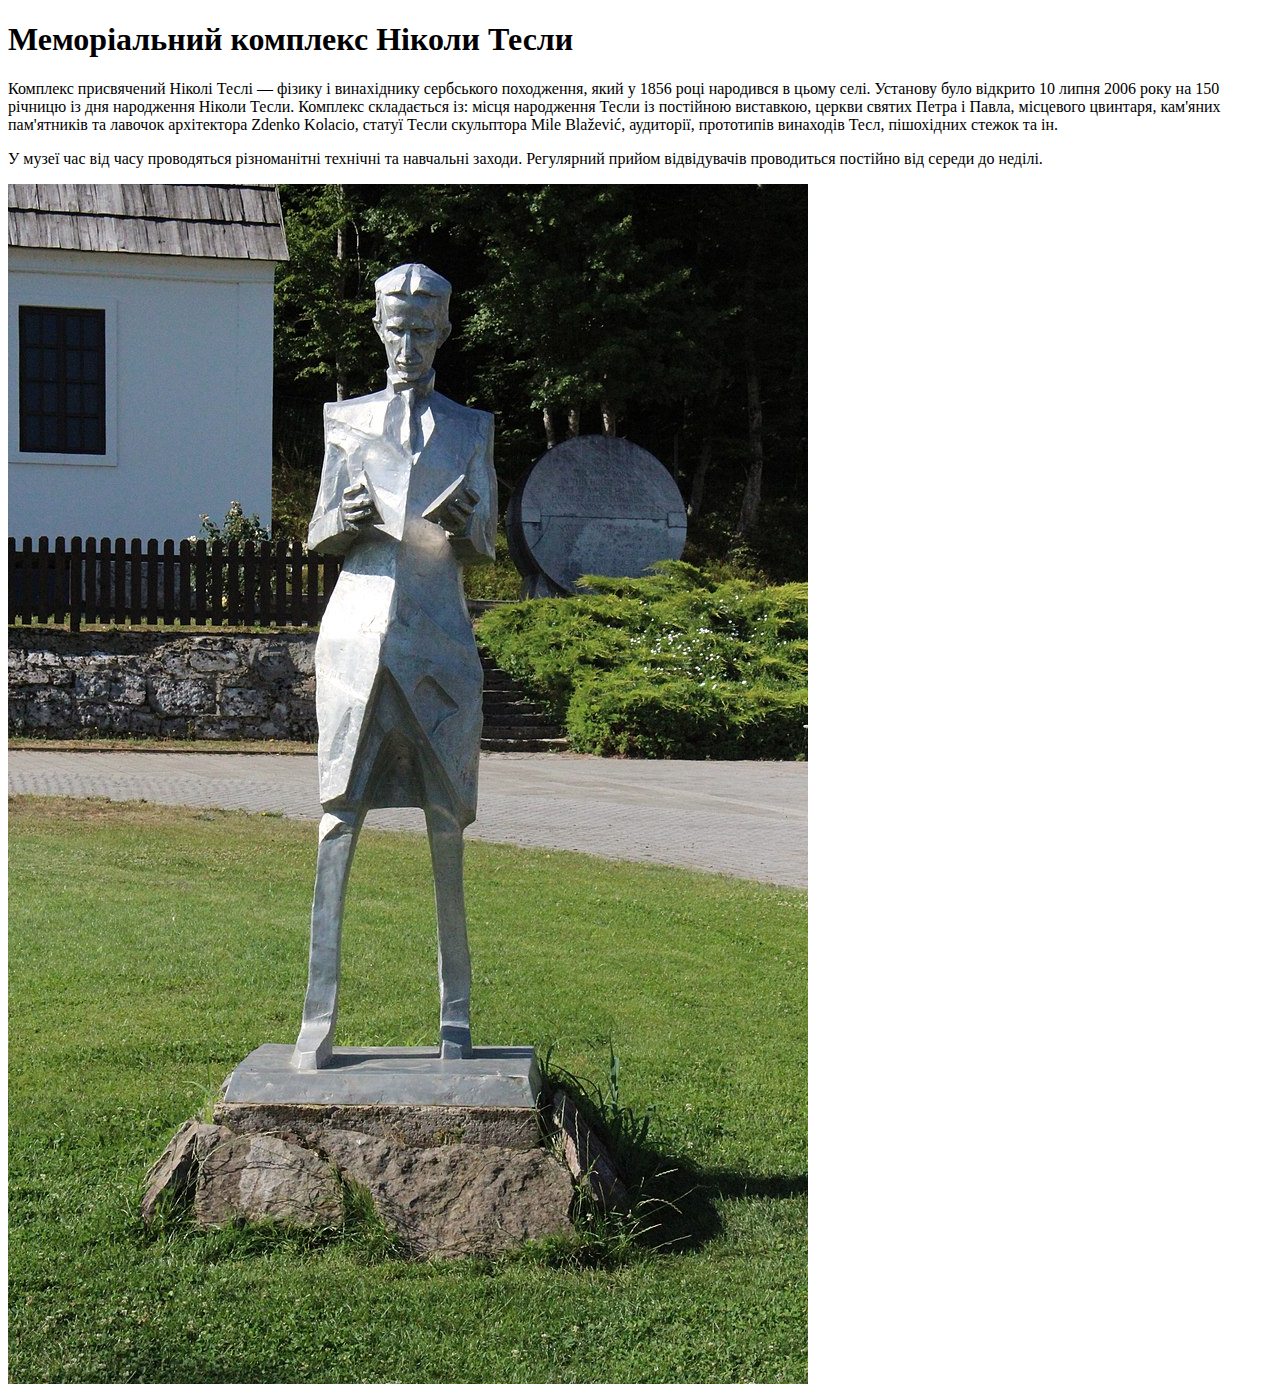
<file: lesson_2/bonus.html>
<!DOCTYPE html>
<html lang="uk">

<head>
	<meta charset="UTF-8">
	<meta http-equiv="X-UA-Compatible" content="IE=edge">
	<meta name="viewport" content="width=device-width, initial-scale=1.0">
	<title>Бонусна інформація</title>
</head>

<body>
	<div>
		<h1>Меморіальний комплекс Ніколи Тесли</h1>
		<p>
			Комплекс присвячений Ніколі Теслі — фізику і винахіднику сербського походження, який у 1856 році народився в
			цьому селі. Установу було відкрито 10 липня 2006 року на 150 річницю із дня народження Ніколи Тесли. Комплекс
			складається із: місця народження Тесли із постійною виставкою, церкви святих Петра і Павла, місцевого цвинтаря,
			кам'яних пам'ятників та лавочок архітектора Zdenko Kolacio, статуї Тесли скульптора Mile Blažević, аудиторії,
			прототипів винаходів Тесл, пішохідних стежок та ін.
		</p>

			<p>
				У музеї час від часу проводяться різноманітні технічні та навчальні заходи. Регулярний прийом відвідувачів
				проводиться постійно від середи до неділі.
			</p>
			<img src="img/Nikola_Tesla_Smiljan_05.jpg" alt="памятник Теслі">
	</div>
</body>

</html>
</file>
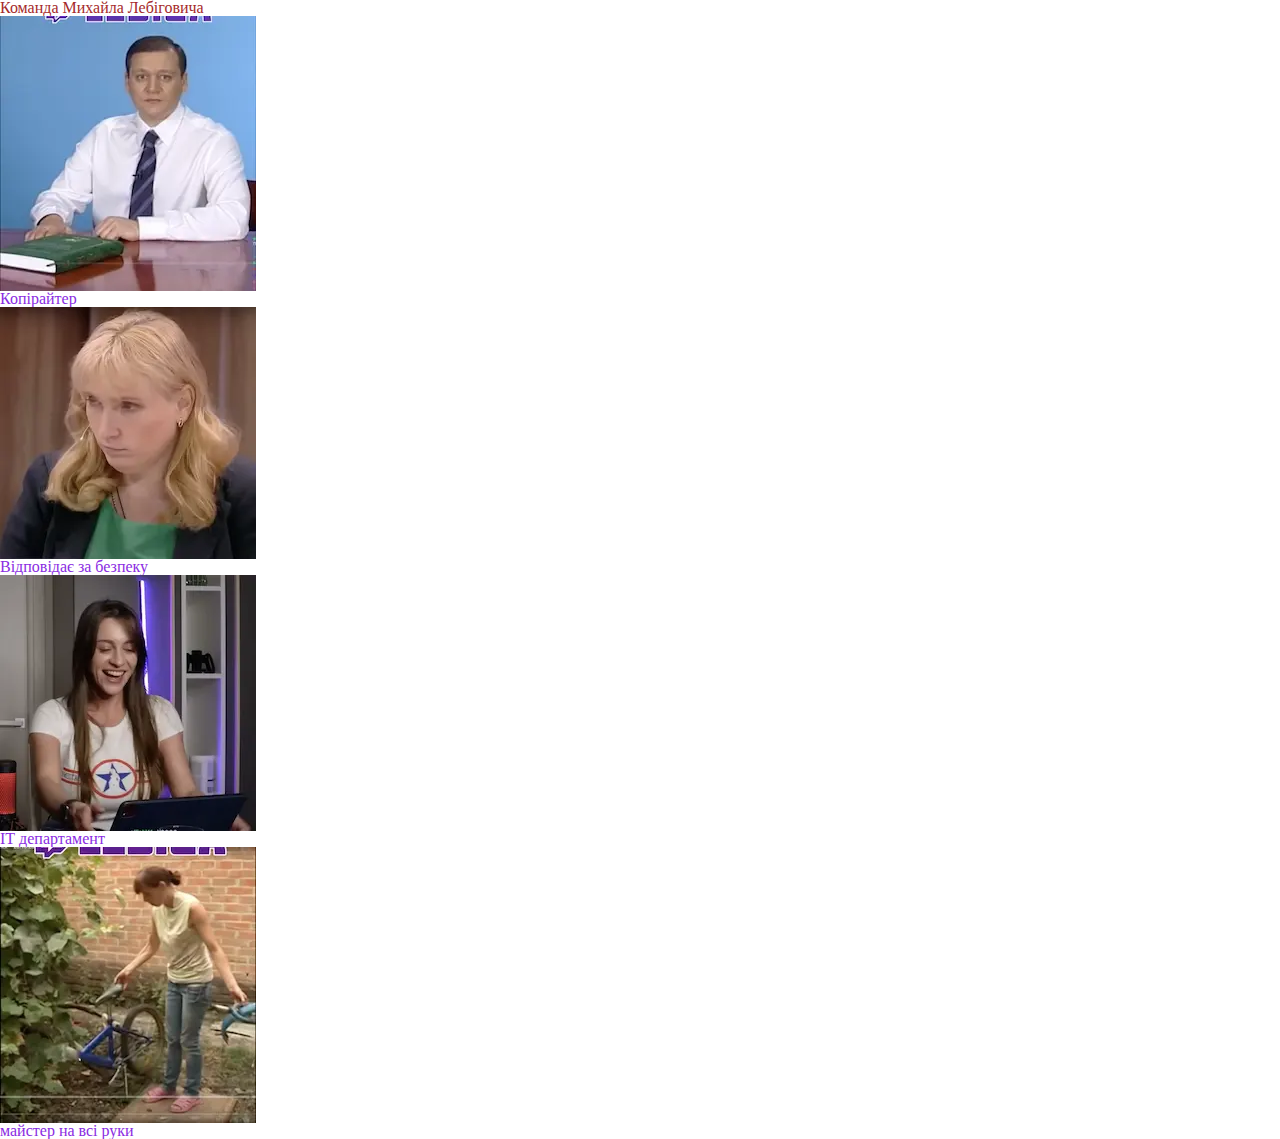
<file: lesson_3/team.html>
<!DOCTYPE html>
<html lang="uk">

	<head>
		<meta charset="UTF-8">
		<meta http-equiv="X-UA-Compatible" content="IE=edge">
		<meta name="viewport" content="width=device-width, initial-scale=1.0">
		<link rel="stylesheet" href="css/style.css">
		<title>Команда</title>
	</head>

	<body>
		<main>
			<div class="team">
				<h1 class="title">Команда Михайла Лебіговича</h1>
				<div class="team__teammate">
					<img src="img/dopkin.webp" alt="копірайтер">
					<h3 class="job__title">
						Копірайтер
					</h3>
				</div>
				<div class="team__teammate">
					<img src="img/defence.webp" alt="секюреті">
					<h3 class="job__title">
						Відповідає за безпеку
					</h3>
				</div>
				<div class="team__teammate">
					<img src="img/josephina.webp" alt="ІТ департамент">
					<h3 class="job__title">
						ІТ департамент
					</h3>
				</div>
				<div class="team__teammate">
					<img src="img/young.webp" alt="завхоз">
					<h3 class="job__title">
						майстер на всі руки
					</h3>
				</div>
			</div>
		</main>
	</body>

</html>
</file>
<file: lesson_10/css/style.css>
@import url("fonts.css");
@import url("https://fonts.googleapis.com/css?family=Roboto:300,regular,500&display=swap");
@import url("https://fonts.googleapis.com/css?family=Quicksand:regular,500,600,700&display=swap");
@import url("https://fonts.googleapis.com/css?family=Open+Sans:300,regular&display=swap");

@import url("reset.css");

body {
	font-family: "Proxima nova", sans-serif;
	font-size: 14px;
	background-color: #f8f8f8;
}

.wrapper {
	overflow: clip;
	min-height: 100%;
}

.header {
	padding: 15px;
	position: sticky;
	top: 0;
	left: 0;
	z-index: 50;
	width: 100%;
	background-color: #ffff;

}

.header___conteiner {
	max-width: 1290px;
	margin: 0 auto;
	padding: 0 10px;
}

.header__logo {
	margin-right: 35px;
	vertical-align: middle;
}


/* кнопка  */

.header__button {
	position: relative;
	background-color: #FFBC57;
	padding: 10px 20px;
	border-radius: 8px;
	font-size: 19px;
	line-height: 1.2;
	/* 24/19 */
	color: #ffff;
	text-transform: capitalize;
}

.header__button::before {
	content: "";
	background: url(../img/icon/menu-catalog.svg) 0 0 /100% no-repeat;
	width: 24px;
	height: 24px;
	vertical-align: middle;
	margin-right: 10px;
	transition: all 0.5s;
}

.header__button:hover {
	background-color: #f7a52b;
	box-shadow: 4px 5px 5px 0px rgba(0, 0, 0, 0.25);

}

.header__button:hover:before {
	transform: rotate(360deg) scale(1.2);

}


/* Список */

.dropdown {
	min-width: 300px;
	padding: 8px 0;
	position: absolute;
	top: 100%;
	left: 20%;
	z-index: 5;
	background: #ffff;
	border-radius: 8px 0 0 8px;
	box-shadow: 0px -1px 4px 0px rgba(0, 0, 0, 0.25);
	display: none;

}

.dropdown:target {
	display: block;
}

.dropdown__link {
	padding: 15px 30px;
	font-size: 20px;
	font-weight: bold;
	position: relative;
	width: 100%;
}


.dropdown__link::after {
	content: "";
	background: url(../img/icon/yellow-arrow.svg) 0 0 no-repeat;
	width: 24px;
	height: 24px;
	vertical-align: middle;
	position: absolute;
	right: 0px;
	top: 40%;

}

.dropdown__link:hover::after {
	background: url(../img/icon/black-arrow.svg) 0 0 no-repeat;
}

.dropdown__link img {
	width: 40px;
	margin-right: 15px;
	vertical-align: middle;
}

.dropdown__item:hover {
	background-color: #FFBC57;
}

.dropdown__item:hover img {
	transform: scale(1.1);
}

.sub-menu {
	position: absolute;
	top: 0;
	left: 100%;
	opacity: 0;
	visibility: hidden;
	background-color: #fff;
	border-radius: 0 8px 8px 0;
	min-width: 323px;
	height: 100%;
	padding: 8px 0;
	box-shadow: 0px -1px 4px 0px rgba(0, 0, 0, 0.25);
	overflow-y: auto;
}

.sub-menu::before {
	content: "";
	width: 5px;
	height: 100%;
	background: #FFBC57;
	position: absolute;
	left: 0;
	top: 0;
}

.dropdown__item:hover .sub-menu {
	opacity: 1;
	visibility: visible;
}

.sub-menu__link {
	padding: 15px 30px;
	font-size: 19px;
	line-height: 1.26;
	/* 24/19 */
	position: relative;
	width: 100%;
}

.sub-menu__link:hover {
	background: #FFBC57;

}

/* кнопка на верх */

.skroll-up {
	position: fixed;
	bottom: 50px;
	right: 70px;
	z-index: 5;
}

.skroll-up__link {
	padding: 15px;
	background: #FFBC57;
	border-radius: 8px;
	box-shadow: 4px 5px 5px 0px rgba(0, 0, 0, 0.25);
}

.skroll-up__link:hover {
	background-color: #f7a52b;
	transform: scale(1.1);
}



.skroll-up__link img {
	display: block;
	text-align: center;
	transform: rotate(-90deg) scale(2);
	margin: 0 auto;
	margin-bottom: 10px;
}

.skroll-up__link span {
	text-transform: uppercase;
	text-align: center;
	font-weight: bold;
	color: #ffff;
}


/* популярні категорії */


.popular-category__wrap {
	max-width: 1290px;
	margin: 0 auto;
	font-size: 0;

}

.popular-category__title {
	font-size: 40px;
	position: relative;
	font-weight: 600;
	line-height: 1.2;
	/* 48/40 */
	padding: 40px 0;
	color: #2B2929;
}



.card {
	max-width: 20%;
	margin-right: 10px;
	margin-bottom: 20px;
}

.popular-category__conteiner {
	padding: 30px 0;
	margin: 0 -5px;
}

.card__content {
	min-height: 300px;
	position: relative;
	background: url(../img/content/bg.svg) 0 0 no-repeat, #ffff;
	background-position: bottom;
	overflow: hidden;
	border-radius: 8px;
}

.card__content::after {
	content: "";
	background: url(../img/content/arrow.svg) 0 0 no-repeat;
	width: 50px;
	height: 50px;
	position: absolute;
	bottom: 20px;
	right: 20px;
}

.card__content:hover {
	box-shadow: 0px -1px 4px 0px rgba(0, 0, 0, 0.25);
}

.card__title {
	color: #2B2929;
	line-height: 1.4;
	font-size: 20px;
	font-weight: 600;
	position: absolute;
	top: 20px;
	left: 20px;
}

.card__quantity {
	color: #b1b1b1;
	line-height: 1.4;
	font-size: 20px;
	font-weight: 600;
	position: absolute;
	top: 20px;
	right: 20px;
}

.card__image {
	overflow: hidden;
}

.card__image img {
	width: 100%;
}


/* футер  */
.footer{ 
	padding: 100px 0;
	background: #ffff;
	text-align: center;
	font-size: 30px;
	font-weight: 600;
	color: #FFBC57;
	text-transform: uppercase;
}
</file>
<file: lesson_11/css/style.css>
@import url("fonts.css");
@import url("https://fonts.googleapis.com/css?family=Roboto:300,regular,500&display=swap");
@import url("https://fonts.googleapis.com/css?family=Quicksand:regular,500,600,700&display=swap");
@import url("https://fonts.googleapis.com/css?family=Open+Sans:300,regular&display=swap");

@import url("reset.css");


.wrapper {
	overflow: clip;
	min-height: 100%;
}

body {
	font-family: "Proxima nova", sans-serif;
	font-size: 16px;

}

/******************* стилі header *******************/
.header__title-box {
	max-width: 1290px;
	margin: 0 auto;
	padding: 40px 0;
	border: 6px solid salmon;
	border-radius: 16px;
	box-shadow: 7px 7px 0px 0px rgba(120, 120, 120, 0.9);
	margin-top: 20px;
}

.title {
	font-size: 40px;
	text-align: center;
	font-weight: 600;
	text-transform: uppercase;
	color: salmon;
}

/****************** ГОЛОВНА ***************/
.example__conteiner {
	max-width: 1290px;
	margin: 0 auto;
	padding: 20px 0;
	border: 6px solid salmon;
	border-radius: 16px;
	box-shadow: 7px 7px 0px 0px rgba(120, 120, 120, 0.9);
	margin-top: 20px;
	text-align: center;

}

.example__2d h2 {
	font-size: 30px;
	text-align: center;
	text-transform: uppercase;
	color: salmon;
}

.example__3d h2 {
	font-size: 30px;
	text-align: center;
	text-transform: uppercase;
	color: salmon;
	padding-top: 30px;
}




/* box 2d  */
.block {
	margin: 15px;
	display: inline-block;
	width: 200px;
	height: 250px;
	background-color: rgba(244, 164, 96, 0.3);
	border-radius: 8px;
	box-shadow: 7px 7px 0px 0px rgba(120, 120, 120, 0.9);
}

.block__item {
	width: 200px;
	height: 250px;
	background: olive;
	transition: all 0.3s;
	border-radius: 8px;
	padding-top: 20px;

}

.block__item>p {
	font-size: 20px;
	text-align: center;


}

.block--translate:hover .block__item--translate {
	transform: translate(20px, 20px);
}


.block--translate-2:hover .block__item--translate-2 {
	transform: translate(-20px, 10px);
}

.block--scale:hover .block__item--scale {
	transform: scale(1.2);
}

.block--scale-2:hover .block__item--scale-2 {
	transform: scale(0.4);
}

.block--rotate:hover .block__item--rotate {
	transform: rotate(270deg);
}

.block--rotate-2:hover .block__item--rotate-2 {
	transform: rotate(-270deg);
}

.block--skew:hover .block__item--skew {
	transform: skew(0deg, 10deg);
}

.block--skew-2:hover .block__item--skew-2 {
	transform: skew(7deg);
}

.block--skew-3:hover .block__item--skew-3 {
	transform: skew(-12deg, -7deg);
}

.block--origin:hover .block__item--origin {
	transform-origin: top right;
	transform: rotate(-30deg);
}

/*********************3-D**********************/
.block-3d {
	display: inline-block;
	width: 200px;
	height: 250px;
	background-color: rgba(244, 164, 96, 0.3);
	border-radius: 8px;
	box-shadow: 7px 7px 0px 0px rgba(120, 120, 120, 0.9);
	perspective: 300px;
	transform-style: preserve-3d;
}

.block-3d:not(last-child) {
	margin: 15px;
}

.block-3d__item {
	width: 200px;
	height: 250px;
	background: olive;
	transition: all 0.3s;
	border-radius: 8px;
	padding-top: 20px;

}

.block-3d__item>p {
	font-size: 20px;
	text-align: center;

}

.block-3d:hover .block-3d__item--rotate {
	transform: rotate3d(1, 1, 1, 37deg);
}

.block-3d:hover .block-3d__item--scale {
	transform: scale3d(-1, -1, -1);
}

.block-3d:hover .block-3d__item--translate {
	transform: translate3d(-20px, 20px, -20px);
}

.block-3d:hover .block-3d__item--rotatey {
	transform: rotateY(80deg);
}

.block-3d:hover .block-3d__item--rotatex {
	transform: rotateX(80deg);
}


/* **************КАРТА***************** */
.card {
	background-color: black;
	padding: 50px 0;
}

.card__body {
	position: relative;
	perspective: 500px;
	width: 300px;
	margin: 0 auto;
}

.card__back {
	position: absolute;
	top: 0;
	left: 0;
	transform: rotateY(0deg);
}

.card__front,
.card__back {
	transition: all 0.5s;
}

.card__front {
	backface-visibility: hidden;
	transform: rotateY(180deg);
}

.card__front img {
	border-radius: 20px;
}

.card__body img {
	max-width: 100%;
}

.card__body:hover .card__front {
	transform: rotateY(0deg);
}

.card__body:hover .card__back {
	transform: rotateY(-180deg);
}


/* ************анімація***************** */

.space {
	background: radial-gradient(ellipse at bottom, #1b2735 0%, #090a0f);
	height: 1000px;
	overflow: hidden;

}








.conteiner {
	width: 100%;
	height: 1000px;
	background-color: #192330;
	overflow: hidden;
}

.space-ship {
	position: relative;
	width: 350px;
	height: 700px;
	margin: 0 auto;
	top: 250px;
	animation: 12s infinite;
	animation-name: shipMove, shipWay;
	transition-timing-function: cubic-bezier(0.380, -0.435, 0.535, 0.840);
	animation-direction: alternate;
}

.ship-body {
	position: relative;
	bottom: 0px;
	left: 100px;
	width: 170px;
	height: 300px;
	background-color: #f2f5f7;
	border-radius: 47% 47% 0 0;
	;
}

.ship-body::before {
	content: "";
	background-color: transparent;
	width: 100px;
	height: 50px;
	transform: rotate(65deg);
	position: absolute;
	top: 35px;
	right: 10px;
	border-radius: 45%;
	border-top: 8px solid #b3e6f5;

}

.illuminator {
	background-color: #120026;
	height: 150px;
	width: 70px;
	position: relative;
	top: 40px;
	left: 50px;
	border-radius: 50%;
}

.illuminator::before {
	content: "";
	width: 30px;
	height: 30px;
	position: absolute;
	top: 20px;
	right: 15px;
	background-color: #b3e6f5;
	border-radius: 50%;
}

.illuminator::after {
	content: "";
	width: 10px;
	height: 10px;
	position: absolute;
	top: 60px;
	right: 40px;
	background-color: #b3e6f5;
	border-radius: 50%;
}

.wings {
	position: absolute;
	top: 150px;
	left: -60px;
	width: 650px;
	font-size: 0;
	z-index: 8;
}

.wings__left {
	display: inline-block;
	width: 100px;
	height: 150px;
	transform: rotate(-125deg);
	background-color: #f2f5f7;
	border-radius: 47% 47% 0 0;
	margin-right: 100px;
}

.ballon {
	background-color: #7acbcc;
	height: 150px;
	width: 70px;
	position: absolute;
	top: 0px;
	left: -10px;
	border-radius: 40%;
	transform: rotate(125deg);
	z-index: 6;



}

.ballon::after {
	content: "";
	background-color: transparent;
	width: 30px;
	height: 20px;
	transform: rotate(50deg);
	position: absolute;
	top: 15px;
	right: 15px;
	border-radius: 45%;
	border-top: 5px solid #b3e6f5;
}

.ballon--rigt {
	transform: rotate(-125deg);
	top: 0px;
	left: 40px;
}

.wings__right {
	display: inline-block;
	width: 100px;
	height: 150px;
	transform: rotate(125deg);
	background-color: #f2f5f7;
	border-radius: 47% 47% 0 0;
}

.guns {
	position: absolute;
	top: 80px;
	left: 50px;
	font-size: 0;
	width: 650px;

}

.guns-left {
	display: inline-block;
	margin-right: 168px;
}

.guns-right {
	display: inline-block;
}

.gun-1 {
	display: inline-block;
	width: 15px;
	height: 100px;
	background-color: #140026;
	position: relative;
	border-radius: 8px;

}

.gun-1::before {
	content: "";
	background-color: #2a123d;
	width: 3px;
	height: 50px;
	position: absolute;
	top: 8px;
	left: 3px;
	border-radius: 8px;

}

.gun-2 {
	display: inline-block;
	width: 15px;
	height: 150px;
	background-color: #140026;
	position: relative;
	border-radius: 8px;
	margin-left: 20px;

}

.gun-2::before {
	content: "";
	background-color: #2a123d;
	width: 3px;
	height: 70px;
	position: absolute;
	top: 8px;
	left: 3px;
	border-radius: 8px;

}


.gun-3 {
	display: inline-block;
	width: 15px;
	height: 150px;
	background-color: #140026;
	position: relative;
	border-radius: 8px;
	margin-right: 20px;

}

.gun-4 {
	display: inline-block;
	width: 15px;
	height: 100px;
	background-color: #140026;
	position: relative;
	border-radius: 8px;

}

.engine {
	width: 50PX;
	height: 150px;
	background-color: #120026;
	position: relative;
	top: 100px;
	left: 60px;
	border-radius: 8px;
	padding: 11px;
	transform: rotate(90deg);
	z-index: 5;
}

.decor {
	display: block;
	background-color: #00b0c7;
	height: 5px;
	width: 100%;
	border-radius: 8px;
}

.decor:not(:last-child) {
	margin-bottom: 10px;
}

.fire {
	position: relative;
	top: 40px;
	left: 50px;
	width: 70px;
	height: 190px;
	background-color: #00b0c7;
	border-radius: 0 0 50% 50%;
	animation: fire 0.2s infinite;
}
</file>
<file: lesson_12/css/style.css>
@import url("fonts.css");
@import url("https://fonts.googleapis.com/css?family=Roboto:300,regular,500&display=swap");
@import url("https://fonts.googleapis.com/css?family=Quicksand:regular,500,600,700&display=swap");
@import url("https://fonts.googleapis.com/css?family=Open+Sans:300,regular&display=swap");

@import url("reset.css");


.wrapper {
	overflow: clip;
	min-height: 100%;
}

body {
	font-family: "Proxima nova", sans-serif;
	font-size: 16px;

}

/******************* стилі header *******************/
.header__title-box {
	max-width: 1290px;
	margin: 0 auto;
	padding: 40px 0;
	border: 6px solid salmon;
	border-radius: 16px;
	box-shadow: 7px 7px 0px 0px rgba(120, 120, 120, 0.9);
	margin-top: 20px;
}

.title {
	font-size: 40px;
	text-align: center;
	font-weight: 600;
	text-transform: uppercase;
	color: salmon;
}

/****************** ГОЛОВНА ***************/
.example__conteiner {
	max-width: 1290px;
	margin: 0 auto;
	padding: 20px 0;
	border: 6px solid salmon;
	border-radius: 16px;
	box-shadow: 7px 7px 0px 0px rgba(120, 120, 120, 0.9);
	margin-top: 20px;
	text-align: center;

}

.example__2d h2 {
	font-size: 30px;
	text-align: center;
	text-transform: uppercase;
	color: salmon;
}

.example__3d h2 {
	font-size: 30px;
	text-align: center;
	text-transform: uppercase;
	color: salmon;
	padding-top: 30px;
}




/* box 2d  */
.block {
	margin: 15px;
	display: inline-block;
	width: 200px;
	height: 250px;
	background-color: rgba(244, 164, 96, 0.3);
	border-radius: 8px;
	box-shadow: 7px 7px 0px 0px rgba(120, 120, 120, 0.9);
}

.block__item {
	width: 200px;
	height: 250px;
	background: olive;
	transition: all 0.3s;
	border-radius: 8px;
	padding-top: 20px;

}

.block__item>p {
	font-size: 20px;
	text-align: center;


}

.block--translate:hover .block__item--translate {
	transform: translate(20px, 20px);
}


.block--translate-2:hover .block__item--translate-2 {
	transform: translate(-20px, 10px);
}

.block--scale:hover .block__item--scale {
	transform: scale(1.2);
}

.block--scale-2:hover .block__item--scale-2 {
	transform: scale(0.4);
}

.block--rotate:hover .block__item--rotate {
	transform: rotate(270deg);
}

.block--rotate-2:hover .block__item--rotate-2 {
	transform: rotate(-270deg);
}

.block--skew:hover .block__item--skew {
	transform: skew(0deg, 10deg);
}

.block--skew-2:hover .block__item--skew-2 {
	transform: skew(7deg);
}

.block--skew-3:hover .block__item--skew-3 {
	transform: skew(-12deg, -7deg);
}

.block--origin:hover .block__item--origin {
	transform-origin: top right;
	transform: rotate(-30deg);
}

/*********************3-D**********************/
.block-3d {
	display: inline-block;
	width: 200px;
	height: 250px;
	background-color: rgba(244, 164, 96, 0.3);
	border-radius: 8px;
	box-shadow: 7px 7px 0px 0px rgba(120, 120, 120, 0.9);
	perspective: 300px;
	transform-style: preserve-3d;
}

.block-3d:not(last-child) {
	margin: 15px;
}

.block-3d__item {
	width: 200px;
	height: 250px;
	background: olive;
	transition: all 0.3s;
	border-radius: 8px;
	padding-top: 20px;

}

.block-3d__item>p {
	font-size: 20px;
	text-align: center;

}

.block-3d:hover .block-3d__item--rotate {
	transform: rotate3d(1, 1, 1, 37deg);
}

.block-3d:hover .block-3d__item--scale {
	transform: scale3d(-1, -1, -1);
}

.block-3d:hover .block-3d__item--translate {
	transform: translate3d(-20px, 20px, -20px);
}

.block-3d:hover .block-3d__item--rotatey {
	transform: rotateY(80deg);
}

.block-3d:hover .block-3d__item--rotatex {
	transform: rotateX(80deg);
}


/* **************КАРТА***************** */
.card {
	background-color: black;
	padding: 50px 0;
}

.card__body {
	position: relative;
	perspective: 500px;
	width: 300px;
	margin: 0 auto;
}

.card__back {
	position: absolute;
	top: 0;
	left: 0;
	transform: rotateY(0deg);
}

.card__front,
.card__back {
	transition: all 0.5s;
}

.card__front {
	backface-visibility: hidden;
	transform: rotateY(180deg);
}

.card__front img {
	border-radius: 20px;
}

.card__body img {
	max-width: 100%;
}

.card__body:hover .card__front {
	transform: rotateY(0deg);
}

.card__body:hover .card__back {
	transform: rotateY(-180deg);
}


/* ************анімація***************** */

.space {
	background: radial-gradient(ellipse at bottom, #1b2735 0%, #090a0f);
	height: 1000px;
	overflow: hidden;

}


.stars {
	width: 1px;
	height: 1px;
	background: transparent;
	animation: animStar 50s linear infinite;
	box-shadow: 779px 1331px #fff, 324px 42px #fff, 303px 586px #fff,
		1312px 276px #fff, 451px 625px #fff, 521px 1931px #fff, 1087px 1871px #fff,
		36px 1546px #fff, 132px 934px #fff, 1698px 901px #fff, 1418px 664px #fff,
		1448px 1157px #fff, 1084px 232px #fff, 347px 1776px #fff, 1722px 243px #fff,
		1629px 835px #fff, 479px 969px #fff, 1231px 960px #fff, 586px 384px #fff,
		164px 527px #fff, 8px 646px #fff, 1150px 1126px #fff, 665px 1357px #fff,
		1556px 1982px #fff, 1260px 1961px #fff, 1675px 1741px #fff,
		1843px 1514px #fff, 718px 1628px #fff, 242px 1343px #fff, 1497px 1880px #fff,
		1364px 230px #fff, 1739px 1302px #fff, 636px 959px #fff, 304px 686px #fff,
		614px 751px #fff, 1935px 816px #fff, 1428px 60px #fff, 355px 335px #fff,
		1594px 158px #fff, 90px 60px #fff, 1553px 162px #fff, 1239px 1825px #fff,
		1945px 587px #fff, 749px 1785px #fff, 1987px 1172px #fff, 1301px 1237px #fff,
		1039px 342px #fff, 1585px 1481px #fff, 995px 1048px #fff, 524px 932px #fff,
		214px 413px #fff, 1701px 1300px #fff, 1037px 1613px #fff, 1871px 996px #fff,
		1360px 1635px #fff, 1110px 1313px #fff, 412px 1783px #fff, 1949px 177px #fff,
		903px 1854px #fff, 700px 1936px #fff, 378px 125px #fff, 308px 834px #fff,
		1118px 962px #fff, 1350px 1929px #fff, 781px 1811px #fff, 561px 137px #fff,
		757px 1148px #fff, 1670px 1979px #fff, 343px 739px #fff, 945px 795px #fff,
		576px 1903px #fff, 1078px 1436px #fff, 1583px 450px #fff, 1366px 474px #fff,
		297px 1873px #fff, 192px 162px #fff, 1624px 1633px #fff, 59px 453px #fff,
		82px 1872px #fff, 1933px 498px #fff, 1966px 1974px #fff, 1975px 1688px #fff,
		779px 314px #fff, 1858px 1543px #fff, 73px 1507px #fff, 1693px 975px #fff,
		1683px 108px #fff, 1768px 1654px #fff, 654px 14px #fff, 494px 171px #fff,
		1689px 1895px #fff, 1660px 263px #fff, 1031px 903px #fff, 1203px 1393px #fff,
		1333px 1421px #fff, 1113px 41px #fff, 1206px 1645px #fff, 1325px 1635px #fff,
		142px 388px #fff, 572px 215px #fff, 1535px 296px #fff, 1419px 407px #fff,
		1379px 1003px #fff, 329px 469px #fff, 1791px 1652px #fff, 935px 1802px #fff,
		1330px 1820px #fff, 421px 1933px #fff, 828px 365px #fff, 275px 316px #fff,
		707px 960px #fff, 1605px 1554px #fff, 625px 58px #fff, 717px 1697px #fff,
		1669px 246px #fff, 1925px 322px #fff, 1154px 1803px #fff, 1929px 295px #fff,
		1248px 240px #fff, 1045px 1755px #fff, 166px 942px #fff, 1888px 1773px #fff,
		678px 1963px #fff, 1370px 569px #fff, 1974px 1400px #fff, 1786px 460px #fff,
		51px 307px #fff, 784px 1400px #fff, 730px 1258px #fff, 1712px 393px #fff,
		416px 170px #fff, 1797px 1932px #fff, 572px 219px #fff, 1557px 1856px #fff,
		218px 8px #fff, 348px 1334px #fff, 469px 413px #fff, 385px 1738px #fff,
		1357px 1818px #fff, 240px 942px #fff, 248px 1847px #fff, 1535px 806px #fff,
		236px 1514px #fff, 1429px 1556px #fff, 73px 1633px #fff, 1398px 1121px #fff,
		671px 1301px #fff, 1404px 1663px #fff, 740px 1018px #fff, 1600px 377px #fff,
		785px 514px #fff, 112px 1084px #fff, 1915px 1887px #fff, 1463px 1848px #fff,
		687px 1115px #fff, 1268px 1768px #fff, 1729px 1425px #fff,
		1284px 1022px #fff, 801px 974px #fff, 1975px 1317px #fff, 1354px 834px #fff,
		1446px 1484px #fff, 1283px 1786px #fff, 11px 523px #fff, 1842px 236px #fff,
		1355px 654px #fff, 429px 7px #fff, 1033px 1128px #fff, 157px 297px #fff,
		545px 635px #fff, 52px 1080px #fff, 827px 1520px #fff, 1121px 490px #fff,
		9px 309px #fff, 1744px 1586px #fff, 1014px 417px #fff, 1534px 524px #fff,
		958px 552px #fff, 1403px 1496px #fff, 387px 703px #fff, 1522px 548px #fff,
		1355px 282px #fff, 1532px 601px #fff, 1838px 790px #fff, 290px 259px #fff,
		295px 598px #fff, 1601px 539px #fff, 1561px 1272px #fff, 34px 1922px #fff,
		1024px 543px #fff, 467px 369px #fff, 722px 333px #fff, 1976px 1255px #fff,
		766px 983px #fff, 1582px 1285px #fff, 12px 512px #fff, 617px 1410px #fff,
		682px 577px #fff, 1334px 1438px #fff, 439px 327px #fff, 1617px 1661px #fff,
		673px 129px #fff, 794px 941px #fff, 1386px 1902px #fff, 37px 1353px #fff,
		1467px 1353px #fff, 416px 18px #fff, 187px 344px #fff, 200px 1898px #fff,
		1491px 1619px #fff, 811px 347px #fff, 924px 1827px #fff, 945px 217px #fff,
		1735px 1228px #fff, 379px 1890px #fff, 79px 761px #fff, 825px 1837px #fff,
		1980px 1558px #fff, 1308px 1573px #fff, 1488px 1726px #fff,
		382px 1208px #fff, 522px 595px #fff, 1277px 1898px #fff, 354px 552px #fff,
		161px 1784px #fff, 614px 251px #fff, 526px 1576px #fff, 17px 212px #fff,
		179px 996px #fff, 467px 1208px #fff, 1944px 1838px #fff, 1140px 1093px #fff,
		858px 1007px #fff, 200px 1064px #fff, 423px 1964px #fff, 1945px 439px #fff,
		1377px 689px #fff, 1120px 1437px #fff, 1876px 668px #fff, 907px 1324px #fff,
		343px 1976px #fff, 1816px 1501px #fff, 1849px 177px #fff, 647px 91px #fff,
		1984px 1012px #fff, 1336px 1300px #fff, 128px 648px #fff, 305px 1060px #fff,
		1324px 826px #fff, 1263px 1314px #fff, 1801px 629px #fff, 1614px 1555px #fff,
		1634px 90px #fff, 1603px 452px #fff, 891px 1984px #fff, 1556px 1906px #fff,
		121px 68px #fff, 1676px 1714px #fff, 516px 936px #fff, 1947px 1492px #fff,
		1455px 1519px #fff, 45px 602px #fff, 205px 1039px #fff, 793px 172px #fff,
		1562px 1739px #fff, 1056px 110px #fff, 1512px 379px #fff, 1795px 1621px #fff,
		1848px 607px #fff, 262px 1719px #fff, 477px 991px #fff, 483px 883px #fff,
		1239px 1197px #fff, 1496px 647px #fff, 1649px 25px #fff, 1491px 1946px #fff,
		119px 996px #fff, 179px 1472px #fff, 1341px 808px #fff, 1565px 1700px #fff,
		407px 1544px #fff, 1754px 357px #fff, 1288px 981px #fff, 902px 1997px #fff,
		1755px 1668px #fff, 186px 877px #fff, 1202px 1882px #fff, 461px 1213px #fff,
		1400px 748px #fff, 1969px 1899px #fff, 809px 522px #fff, 514px 1219px #fff,
		374px 275px #fff, 938px 1973px #fff, 357px 552px #fff, 144px 1722px #fff,
		1572px 912px #fff, 402px 1858px #fff, 1544px 1195px #fff, 667px 1257px #fff,
		727px 1496px #fff, 993px 232px #fff, 1772px 313px #fff, 1040px 1590px #fff,
		1204px 1973px #fff, 1268px 79px #fff, 1555px 1048px #fff, 986px 1707px #fff,
		978px 1710px #fff, 713px 360px #fff, 407px 863px #fff, 461px 736px #fff,
		284px 1608px #fff, 103px 430px #fff, 1283px 1319px #fff, 977px 1186px #fff,
		1966px 1516px #fff, 1287px 1129px #fff, 70px 1098px #fff, 1189px 889px #fff,
		1126px 1734px #fff, 309px 1292px #fff, 879px 764px #fff, 65px 473px #fff,
		1003px 1959px #fff, 658px 791px #fff, 402px 1576px #fff, 35px 622px #fff,
		529px 1589px #fff, 164px 666px #fff, 1876px 1290px #fff, 1541px 526px #fff,
		270px 1297px #fff, 440px 865px #fff, 1500px 802px #fff, 182px 1754px #fff,
		1264px 892px #fff, 272px 1249px #fff, 1289px 1535px #fff, 190px 1646px #fff,
		955px 242px #fff, 1456px 1597px #fff, 1727px 1983px #fff, 635px 801px #fff,
		226px 455px #fff, 1396px 1710px #fff, 849px 1863px #fff, 237px 1264px #fff,
		839px 140px #fff, 1122px 735px #fff, 1280px 15px #fff, 1318px 242px #fff,
		1819px 1148px #fff, 333px 1392px #fff, 1949px 553px #fff, 1878px 1332px #fff,
		467px 548px #fff, 1812px 1082px #fff, 1067px 193px #fff, 243px 156px #fff,
		483px 1616px #fff, 1714px 933px #fff, 759px 1800px #fff, 1822px 995px #fff,
		1877px 572px #fff, 581px 1084px #fff, 107px 732px #fff, 642px 1837px #fff,
		166px 1493px #fff, 1555px 198px #fff, 819px 307px #fff, 947px 345px #fff,
		827px 224px #fff, 927px 1394px #fff, 540px 467px #fff, 1093px 405px #fff,
		1140px 927px #fff, 130px 529px #fff, 33px 1980px #fff, 1147px 1663px #fff,
		1616px 1436px #fff, 528px 710px #fff, 798px 1100px #fff, 505px 1480px #fff,
		899px 641px #fff, 1909px 1949px #fff, 1311px 964px #fff, 979px 1301px #fff,
		1393px 969px #fff, 1793px 1886px #fff, 292px 357px #fff, 1196px 1718px #fff,
		1290px 1994px #fff, 537px 1973px #fff, 1181px 1674px #fff,
		1740px 1566px #fff, 1307px 265px #fff, 922px 522px #fff, 1892px 472px #fff,
		384px 1746px #fff, 392px 1098px #fff, 647px 548px #fff, 390px 1498px #fff,
		1246px 138px #fff, 730px 876px #fff, 192px 1472px #fff, 1790px 1789px #fff,
		928px 311px #fff, 1253px 1647px #fff, 747px 1921px #fff, 1561px 1025px #fff,
		1533px 1292px #fff, 1985px 195px #fff, 728px 729px #fff, 1712px 1936px #fff,
		512px 1717px #fff, 1528px 483px #fff, 313px 1642px #fff, 281px 1849px #fff,
		1212px 799px #fff, 435px 1191px #fff, 1422px 611px #fff, 1718px 1964px #fff,
		411px 944px #fff, 210px 636px #fff, 1502px 1295px #fff, 1434px 349px #fff,
		769px 60px #fff, 747px 1053px #fff, 789px 504px #fff, 1436px 1264px #fff,
		1893px 1225px #fff, 1394px 1788px #fff, 1108px 1317px #fff,
		1673px 1395px #fff, 854px 1010px #fff, 1705px 80px #fff, 1858px 148px #fff,
		1729px 344px #fff, 1388px 664px #fff, 895px 406px #fff, 1479px 157px #fff,
		1441px 1157px #fff, 552px 1900px #fff, 516px 364px #fff, 1647px 189px #fff,
		1427px 1071px #fff, 785px 729px #fff, 1080px 1710px #fff, 504px 204px #fff,
		1177px 1622px #fff, 657px 34px #fff, 1296px 1099px #fff, 248px 180px #fff,
		1212px 1568px #fff, 667px 1562px #fff, 695px 841px #fff, 1608px 1247px #fff,
		751px 882px #fff, 87px 167px #fff, 607px 1368px #fff, 1363px 1203px #fff,
		1836px 317px #fff, 1668px 1703px #fff, 830px 1154px #fff, 1721px 1398px #fff,
		1601px 1280px #fff, 976px 874px #fff, 1743px 254px #fff, 1020px 1815px #fff,
		1670px 1766px #fff, 1890px 735px #fff, 1379px 136px #fff, 1864px 695px #fff,
		206px 965px #fff, 1404px 1932px #fff, 1923px 1360px #fff, 247px 682px #fff,
		519px 1708px #fff, 645px 750px #fff, 1164px 1204px #fff, 834px 323px #fff,
		172px 1350px #fff, 213px 972px #fff, 1837px 190px #fff, 285px 1806px #fff,
		1047px 1299px #fff, 1548px 825px #fff, 1730px 324px #fff, 1346px 1909px #fff,
		772px 270px #fff, 345px 1190px #fff, 478px 1433px #fff, 1479px 25px #fff,
		1994px 1830px #fff, 1744px 732px #fff, 20px 1635px #fff, 690px 1795px #fff,
		1594px 569px #fff, 579px 245px #fff, 1398px 733px #fff, 408px 1352px #fff,
		1774px 120px #fff, 1152px 1370px #fff, 1698px 1810px #fff, 710px 1450px #fff,
		665px 286px #fff, 493px 1720px #fff, 786px 5px #fff, 637px 1140px #fff,
		764px 324px #fff, 927px 310px #fff, 938px 1424px #fff, 1884px 744px #fff,
		913px 462px #fff, 1831px 1936px #fff, 1527px 249px #fff, 36px 1381px #fff,
		1597px 581px #fff, 1530px 355px #fff, 949px 459px #fff, 799px 828px #fff,
		242px 1471px #fff, 654px 797px #fff, 796px 594px #fff, 1365px 678px #fff,
		752px 23px #fff, 1630px 541px #fff, 982px 72px #fff, 1733px 1831px #fff,
		21px 412px #fff, 775px 998px #fff, 335px 1945px #fff, 264px 583px #fff,
		158px 1311px #fff, 528px 164px #fff, 1978px 574px #fff, 717px 1203px #fff,
		734px 1591px #fff, 1555px 820px #fff, 16px 1943px #fff, 1625px 1177px #fff,
		1236px 690px #fff, 1585px 1590px #fff, 1737px 1728px #fff, 721px 698px #fff,
		1804px 1186px #fff, 166px 980px #fff, 1850px 230px #fff, 330px 1712px #fff,
		95px 797px #fff, 1948px 1078px #fff, 469px 939px #fff, 1269px 1899px #fff,
		955px 1220px #fff, 1137px 1075px #fff, 312px 1293px #fff, 986px 1762px #fff,
		1103px 1238px #fff, 428px 1993px #fff, 355px 570px #fff, 977px 1836px #fff,
		1395px 1092px #fff, 276px 913px #fff, 1743px 656px #fff, 773px 502px #fff,
		1686px 1322px #fff, 1516px 1945px #fff, 1334px 501px #fff, 266px 156px #fff,
		455px 655px #fff, 798px 72px #fff, 1059px 1259px #fff, 1402px 1687px #fff,
		236px 1329px #fff, 1455px 786px #fff, 146px 1228px #fff, 1851px 823px #fff,
		1062px 100px #fff, 1220px 953px #fff, 20px 1826px #fff, 36px 1063px #fff,
		1525px 338px #fff, 790px 1521px #fff, 741px 1099px #fff, 288px 1489px #fff,
		700px 1060px #fff, 390px 1071px #fff, 411px 1036px #fff, 1853px 1072px #fff,
		1446px 1085px #fff, 1164px 874px #fff, 924px 925px #fff, 291px 271px #fff,
		1257px 1964px #fff, 1580px 1352px #fff, 1507px 1216px #fff, 211px 956px #fff,
		985px 1195px #fff, 975px 1640px #fff, 518px 101px #fff, 663px 1395px #fff,
		914px 532px #fff, 145px 1320px #fff, 69px 1397px #fff, 982px 523px #fff,
		257px 725px #fff, 1599px 831px #fff, 1636px 1513px #fff, 1250px 1158px #fff,
		1132px 604px #fff, 183px 102px #fff, 1057px 318px #fff, 1247px 1835px #fff,
		1983px 1110px #fff, 1077px 1455px #fff, 921px 1770px #fff, 806px 1350px #fff,
		1938px 1992px #fff, 855px 1260px #fff, 902px 1345px #fff, 658px 1908px #fff,
		1845px 679px #fff, 712px 1482px #fff, 595px 950px #fff, 1784px 1992px #fff,
		1847px 1785px #fff, 691px 1004px #fff, 175px 1179px #fff, 1666px 1911px #fff,
		41px 61px #fff, 971px 1080px #fff, 1830px 1450px #fff, 1351px 1518px #fff,
		1257px 99px #fff, 1395px 1498px #fff, 1117px 252px #fff, 1779px 597px #fff,
		1346px 729px #fff, 1108px 1144px #fff, 402px 691px #fff, 72px 496px #fff,
		1673px 1604px #fff, 1497px 974px #fff, 1865px 1664px #fff, 88px 806px #fff,
		918px 77px #fff, 244px 1118px #fff, 256px 1820px #fff, 1851px 1840px #fff,
		605px 1851px #fff, 634px 383px #fff, 865px 37px #fff, 943px 1024px #fff,
		1951px 177px #fff, 1097px 523px #fff, 985px 1700px #fff, 1243px 122px #fff,
		768px 1070px #fff, 468px 194px #fff, 320px 1867px #fff, 1850px 185px #fff,
		380px 1616px #fff, 468px 1294px #fff, 1122px 1743px #fff, 884px 299px #fff,
		1300px 1917px #fff, 1860px 396px #fff, 1270px 990px #fff, 529px 733px #fff,
		1975px 1347px #fff, 1885px 685px #fff, 226px 506px #fff, 651px 878px #fff,
		1323px 680px #fff, 1284px 680px #fff, 238px 1967px #fff, 911px 174px #fff,
		1111px 521px #fff, 1150px 85px #fff, 794px 502px #fff, 484px 1856px #fff,
		1809px 368px #fff, 112px 953px #fff, 590px 1009px #fff, 1655px 311px #fff,
		100px 1026px #fff, 1803px 352px #fff, 865px 306px #fff, 1077px 1019px #fff,
		1335px 872px #fff, 1647px 1298px #fff, 1233px 1387px #fff, 698px 1036px #fff,
		659px 1860px #fff, 388px 1412px #fff, 1212px 458px #fff, 755px 1468px #fff,
		696px 1654px #fff, 1144px 60px #fff;

}

.stars::after {
	content: "";
	position: absolute;
	top: 2000px;
	width: 1px;
	height: 1px;
	background: transparent;
	box-shadow: 779px 1331px #fff, 324px 42px #fff, 303px 586px #fff,
		1312px 276px #fff, 451px 625px #fff, 521px 1931px #fff, 1087px 1871px #fff,
		36px 1546px #fff, 132px 934px #fff, 1698px 901px #fff, 1418px 664px #fff,
		1448px 1157px #fff, 1084px 232px #fff, 347px 1776px #fff, 1722px 243px #fff,
		1629px 835px #fff, 479px 969px #fff, 1231px 960px #fff, 586px 384px #fff,
		164px 527px #fff, 8px 646px #fff, 1150px 1126px #fff, 665px 1357px #fff,
		1556px 1982px #fff, 1260px 1961px #fff, 1675px 1741px #fff,
		1843px 1514px #fff, 718px 1628px #fff, 242px 1343px #fff, 1497px 1880px #fff,
		1364px 230px #fff, 1739px 1302px #fff, 636px 959px #fff, 304px 686px #fff,
		614px 751px #fff, 1935px 816px #fff, 1428px 60px #fff, 355px 335px #fff,
		1594px 158px #fff, 90px 60px #fff, 1553px 162px #fff, 1239px 1825px #fff,
		1945px 587px #fff, 749px 1785px #fff, 1987px 1172px #fff, 1301px 1237px #fff,
		1039px 342px #fff, 1585px 1481px #fff, 995px 1048px #fff, 524px 932px #fff,
		214px 413px #fff, 1701px 1300px #fff, 1037px 1613px #fff, 1871px 996px #fff,
		1360px 1635px #fff, 1110px 1313px #fff, 412px 1783px #fff, 1949px 177px #fff,
		903px 1854px #fff, 700px 1936px #fff, 378px 125px #fff, 308px 834px #fff,
		1118px 962px #fff, 1350px 1929px #fff, 781px 1811px #fff, 561px 137px #fff,
		757px 1148px #fff, 1670px 1979px #fff, 343px 739px #fff, 945px 795px #fff,
		576px 1903px #fff, 1078px 1436px #fff, 1583px 450px #fff, 1366px 474px #fff,
		297px 1873px #fff, 192px 162px #fff, 1624px 1633px #fff, 59px 453px #fff,
		82px 1872px #fff, 1933px 498px #fff, 1966px 1974px #fff, 1975px 1688px #fff,
		779px 314px #fff, 1858px 1543px #fff, 73px 1507px #fff, 1693px 975px #fff,
		1683px 108px #fff, 1768px 1654px #fff, 654px 14px #fff, 494px 171px #fff,
		1689px 1895px #fff, 1660px 263px #fff, 1031px 903px #fff, 1203px 1393px #fff,
		1333px 1421px #fff, 1113px 41px #fff, 1206px 1645px #fff, 1325px 1635px #fff,
		142px 388px #fff, 572px 215px #fff, 1535px 296px #fff, 1419px 407px #fff,
		1379px 1003px #fff, 329px 469px #fff, 1791px 1652px #fff, 935px 1802px #fff,
		1330px 1820px #fff, 421px 1933px #fff, 828px 365px #fff, 275px 316px #fff,
		707px 960px #fff, 1605px 1554px #fff, 625px 58px #fff, 717px 1697px #fff,
		1669px 246px #fff, 1925px 322px #fff, 1154px 1803px #fff, 1929px 295px #fff,
		1248px 240px #fff, 1045px 1755px #fff, 166px 942px #fff, 1888px 1773px #fff,
		678px 1963px #fff, 1370px 569px #fff, 1974px 1400px #fff, 1786px 460px #fff,
		51px 307px #fff, 784px 1400px #fff, 730px 1258px #fff, 1712px 393px #fff,
		416px 170px #fff, 1797px 1932px #fff, 572px 219px #fff, 1557px 1856px #fff,
		218px 8px #fff, 348px 1334px #fff, 469px 413px #fff, 385px 1738px #fff,
		1357px 1818px #fff, 240px 942px #fff, 248px 1847px #fff, 1535px 806px #fff,
		236px 1514px #fff, 1429px 1556px #fff, 73px 1633px #fff, 1398px 1121px #fff,
		671px 1301px #fff, 1404px 1663px #fff, 740px 1018px #fff, 1600px 377px #fff,
		785px 514px #fff, 112px 1084px #fff, 1915px 1887px #fff, 1463px 1848px #fff,
		687px 1115px #fff, 1268px 1768px #fff, 1729px 1425px #fff,
		1284px 1022px #fff, 801px 974px #fff, 1975px 1317px #fff, 1354px 834px #fff,
		1446px 1484px #fff, 1283px 1786px #fff, 11px 523px #fff, 1842px 236px #fff,
		1355px 654px #fff, 429px 7px #fff, 1033px 1128px #fff, 157px 297px #fff,
		545px 635px #fff, 52px 1080px #fff, 827px 1520px #fff, 1121px 490px #fff,
		9px 309px #fff, 1744px 1586px #fff, 1014px 417px #fff, 1534px 524px #fff,
		958px 552px #fff, 1403px 1496px #fff, 387px 703px #fff, 1522px 548px #fff,
		1355px 282px #fff, 1532px 601px #fff, 1838px 790px #fff, 290px 259px #fff,
		295px 598px #fff, 1601px 539px #fff, 1561px 1272px #fff, 34px 1922px #fff,
		1024px 543px #fff, 467px 369px #fff, 722px 333px #fff, 1976px 1255px #fff,
		766px 983px #fff, 1582px 1285px #fff, 12px 512px #fff, 617px 1410px #fff,
		682px 577px #fff, 1334px 1438px #fff, 439px 327px #fff, 1617px 1661px #fff,
		673px 129px #fff, 794px 941px #fff, 1386px 1902px #fff, 37px 1353px #fff,
		1467px 1353px #fff, 416px 18px #fff, 187px 344px #fff, 200px 1898px #fff,
		1491px 1619px #fff, 811px 347px #fff, 924px 1827px #fff, 945px 217px #fff,
		1735px 1228px #fff, 379px 1890px #fff, 79px 761px #fff, 825px 1837px #fff,
		1980px 1558px #fff, 1308px 1573px #fff, 1488px 1726px #fff,
		382px 1208px #fff, 522px 595px #fff, 1277px 1898px #fff, 354px 552px #fff,
		161px 1784px #fff, 614px 251px #fff, 526px 1576px #fff, 17px 212px #fff,
		179px 996px #fff, 467px 1208px #fff, 1944px 1838px #fff, 1140px 1093px #fff,
		858px 1007px #fff, 200px 1064px #fff, 423px 1964px #fff, 1945px 439px #fff,
		1377px 689px #fff, 1120px 1437px #fff, 1876px 668px #fff, 907px 1324px #fff,
		343px 1976px #fff, 1816px 1501px #fff, 1849px 177px #fff, 647px 91px #fff,
		1984px 1012px #fff, 1336px 1300px #fff, 128px 648px #fff, 305px 1060px #fff,
		1324px 826px #fff, 1263px 1314px #fff, 1801px 629px #fff, 1614px 1555px #fff,
		1634px 90px #fff, 1603px 452px #fff, 891px 1984px #fff, 1556px 1906px #fff,
		121px 68px #fff, 1676px 1714px #fff, 516px 936px #fff, 1947px 1492px #fff,
		1455px 1519px #fff, 45px 602px #fff, 205px 1039px #fff, 793px 172px #fff,
		1562px 1739px #fff, 1056px 110px #fff, 1512px 379px #fff, 1795px 1621px #fff,
		1848px 607px #fff, 262px 1719px #fff, 477px 991px #fff, 483px 883px #fff,
		1239px 1197px #fff, 1496px 647px #fff, 1649px 25px #fff, 1491px 1946px #fff,
		119px 996px #fff, 179px 1472px #fff, 1341px 808px #fff, 1565px 1700px #fff,
		407px 1544px #fff, 1754px 357px #fff, 1288px 981px #fff, 902px 1997px #fff,
		1755px 1668px #fff, 186px 877px #fff, 1202px 1882px #fff, 461px 1213px #fff,
		1400px 748px #fff, 1969px 1899px #fff, 809px 522px #fff, 514px 1219px #fff,
		374px 275px #fff, 938px 1973px #fff, 357px 552px #fff, 144px 1722px #fff,
		1572px 912px #fff, 402px 1858px #fff, 1544px 1195px #fff, 667px 1257px #fff,
		727px 1496px #fff, 993px 232px #fff, 1772px 313px #fff, 1040px 1590px #fff,
		1204px 1973px #fff, 1268px 79px #fff, 1555px 1048px #fff, 986px 1707px #fff,
		978px 1710px #fff, 713px 360px #fff, 407px 863px #fff, 461px 736px #fff,
		284px 1608px #fff, 103px 430px #fff, 1283px 1319px #fff, 977px 1186px #fff,
		1966px 1516px #fff, 1287px 1129px #fff, 70px 1098px #fff, 1189px 889px #fff,
		1126px 1734px #fff, 309px 1292px #fff, 879px 764px #fff, 65px 473px #fff,
		1003px 1959px #fff, 658px 791px #fff, 402px 1576px #fff, 35px 622px #fff,
		529px 1589px #fff, 164px 666px #fff, 1876px 1290px #fff, 1541px 526px #fff,
		270px 1297px #fff, 440px 865px #fff, 1500px 802px #fff, 182px 1754px #fff,
		1264px 892px #fff, 272px 1249px #fff, 1289px 1535px #fff, 190px 1646px #fff,
		955px 242px #fff, 1456px 1597px #fff, 1727px 1983px #fff, 635px 801px #fff,
		226px 455px #fff, 1396px 1710px #fff, 849px 1863px #fff, 237px 1264px #fff,
		839px 140px #fff, 1122px 735px #fff, 1280px 15px #fff, 1318px 242px #fff,
		1819px 1148px #fff, 333px 1392px #fff, 1949px 553px #fff, 1878px 1332px #fff,
		467px 548px #fff, 1812px 1082px #fff, 1067px 193px #fff, 243px 156px #fff,
		483px 1616px #fff, 1714px 933px #fff, 759px 1800px #fff, 1822px 995px #fff,
		1877px 572px #fff, 581px 1084px #fff, 107px 732px #fff, 642px 1837px #fff,
		166px 1493px #fff, 1555px 198px #fff, 819px 307px #fff, 947px 345px #fff,
		827px 224px #fff, 927px 1394px #fff, 540px 467px #fff, 1093px 405px #fff,
		1140px 927px #fff, 130px 529px #fff, 33px 1980px #fff, 1147px 1663px #fff,
		1616px 1436px #fff, 528px 710px #fff, 798px 1100px #fff, 505px 1480px #fff,
		899px 641px #fff, 1909px 1949px #fff, 1311px 964px #fff, 979px 1301px #fff,
		1393px 969px #fff, 1793px 1886px #fff, 292px 357px #fff, 1196px 1718px #fff,
		1290px 1994px #fff, 537px 1973px #fff, 1181px 1674px #fff,
		1740px 1566px #fff, 1307px 265px #fff, 922px 522px #fff, 1892px 472px #fff,
		384px 1746px #fff, 392px 1098px #fff, 647px 548px #fff, 390px 1498px #fff,
		1246px 138px #fff, 730px 876px #fff, 192px 1472px #fff, 1790px 1789px #fff,
		928px 311px #fff, 1253px 1647px #fff, 747px 1921px #fff, 1561px 1025px #fff,
		1533px 1292px #fff, 1985px 195px #fff, 728px 729px #fff, 1712px 1936px #fff,
		512px 1717px #fff, 1528px 483px #fff, 313px 1642px #fff, 281px 1849px #fff,
		1212px 799px #fff, 435px 1191px #fff, 1422px 611px #fff, 1718px 1964px #fff,
		411px 944px #fff, 210px 636px #fff, 1502px 1295px #fff, 1434px 349px #fff,
		769px 60px #fff, 747px 1053px #fff, 789px 504px #fff, 1436px 1264px #fff,
		1893px 1225px #fff, 1394px 1788px #fff, 1108px 1317px #fff,
		1673px 1395px #fff, 854px 1010px #fff, 1705px 80px #fff, 1858px 148px #fff,
		1729px 344px #fff, 1388px 664px #fff, 895px 406px #fff, 1479px 157px #fff,
		1441px 1157px #fff, 552px 1900px #fff, 516px 364px #fff, 1647px 189px #fff,
		1427px 1071px #fff, 785px 729px #fff, 1080px 1710px #fff, 504px 204px #fff,
		1177px 1622px #fff, 657px 34px #fff, 1296px 1099px #fff, 248px 180px #fff,
		1212px 1568px #fff, 667px 1562px #fff, 695px 841px #fff, 1608px 1247px #fff,
		751px 882px #fff, 87px 167px #fff, 607px 1368px #fff, 1363px 1203px #fff,
		1836px 317px #fff, 1668px 1703px #fff, 830px 1154px #fff, 1721px 1398px #fff,
		1601px 1280px #fff, 976px 874px #fff, 1743px 254px #fff, 1020px 1815px #fff,
		1670px 1766px #fff, 1890px 735px #fff, 1379px 136px #fff, 1864px 695px #fff,
		206px 965px #fff, 1404px 1932px #fff, 1923px 1360px #fff, 247px 682px #fff,
		519px 1708px #fff, 645px 750px #fff, 1164px 1204px #fff, 834px 323px #fff,
		172px 1350px #fff, 213px 972px #fff, 1837px 190px #fff, 285px 1806px #fff,
		1047px 1299px #fff, 1548px 825px #fff, 1730px 324px #fff, 1346px 1909px #fff,
		772px 270px #fff, 345px 1190px #fff, 478px 1433px #fff, 1479px 25px #fff,
		1994px 1830px #fff, 1744px 732px #fff, 20px 1635px #fff, 690px 1795px #fff,
		1594px 569px #fff, 579px 245px #fff, 1398px 733px #fff, 408px 1352px #fff,
		1774px 120px #fff, 1152px 1370px #fff, 1698px 1810px #fff, 710px 1450px #fff,
		665px 286px #fff, 493px 1720px #fff, 786px 5px #fff, 637px 1140px #fff,
		764px 324px #fff, 927px 310px #fff, 938px 1424px #fff, 1884px 744px #fff,
		913px 462px #fff, 1831px 1936px #fff, 1527px 249px #fff, 36px 1381px #fff,
		1597px 581px #fff, 1530px 355px #fff, 949px 459px #fff, 799px 828px #fff,
		242px 1471px #fff, 654px 797px #fff, 796px 594px #fff, 1365px 678px #fff,
		752px 23px #fff, 1630px 541px #fff, 982px 72px #fff, 1733px 1831px #fff,
		21px 412px #fff, 775px 998px #fff, 335px 1945px #fff, 264px 583px #fff,
		158px 1311px #fff, 528px 164px #fff, 1978px 574px #fff, 717px 1203px #fff,
		734px 1591px #fff, 1555px 820px #fff, 16px 1943px #fff, 1625px 1177px #fff,
		1236px 690px #fff, 1585px 1590px #fff, 1737px 1728px #fff, 721px 698px #fff,
		1804px 1186px #fff, 166px 980px #fff, 1850px 230px #fff, 330px 1712px #fff,
		95px 797px #fff, 1948px 1078px #fff, 469px 939px #fff, 1269px 1899px #fff,
		955px 1220px #fff, 1137px 1075px #fff, 312px 1293px #fff, 986px 1762px #fff,
		1103px 1238px #fff, 428px 1993px #fff, 355px 570px #fff, 977px 1836px #fff,
		1395px 1092px #fff, 276px 913px #fff, 1743px 656px #fff, 773px 502px #fff,
		1686px 1322px #fff, 1516px 1945px #fff, 1334px 501px #fff, 266px 156px #fff,
		455px 655px #fff, 798px 72px #fff, 1059px 1259px #fff, 1402px 1687px #fff,
		236px 1329px #fff, 1455px 786px #fff, 146px 1228px #fff, 1851px 823px #fff,
		1062px 100px #fff, 1220px 953px #fff, 20px 1826px #fff, 36px 1063px #fff,
		1525px 338px #fff, 790px 1521px #fff, 741px 1099px #fff, 288px 1489px #fff,
		700px 1060px #fff, 390px 1071px #fff, 411px 1036px #fff, 1853px 1072px #fff,
		1446px 1085px #fff, 1164px 874px #fff, 924px 925px #fff, 291px 271px #fff,
		1257px 1964px #fff, 1580px 1352px #fff, 1507px 1216px #fff, 211px 956px #fff,
		985px 1195px #fff, 975px 1640px #fff, 518px 101px #fff, 663px 1395px #fff,
		914px 532px #fff, 145px 1320px #fff, 69px 1397px #fff, 982px 523px #fff,
		257px 725px #fff, 1599px 831px #fff, 1636px 1513px #fff, 1250px 1158px #fff,
		1132px 604px #fff, 183px 102px #fff, 1057px 318px #fff, 1247px 1835px #fff,
		1983px 1110px #fff, 1077px 1455px #fff, 921px 1770px #fff, 806px 1350px #fff,
		1938px 1992px #fff, 855px 1260px #fff, 902px 1345px #fff, 658px 1908px #fff,
		1845px 679px #fff, 712px 1482px #fff, 595px 950px #fff, 1784px 1992px #fff,
		1847px 1785px #fff, 691px 1004px #fff, 175px 1179px #fff, 1666px 1911px #fff,
		41px 61px #fff, 971px 1080px #fff, 1830px 1450px #fff, 1351px 1518px #fff,
		1257px 99px #fff, 1395px 1498px #fff, 1117px 252px #fff, 1779px 597px #fff,
		1346px 729px #fff, 1108px 1144px #fff, 402px 691px #fff, 72px 496px #fff,
		1673px 1604px #fff, 1497px 974px #fff, 1865px 1664px #fff, 88px 806px #fff,
		918px 77px #fff, 244px 1118px #fff, 256px 1820px #fff, 1851px 1840px #fff,
		605px 1851px #fff, 634px 383px #fff, 865px 37px #fff, 943px 1024px #fff,
		1951px 177px #fff, 1097px 523px #fff, 985px 1700px #fff, 1243px 122px #fff,
		768px 1070px #fff, 468px 194px #fff, 320px 1867px #fff, 1850px 185px #fff,
		380px 1616px #fff, 468px 1294px #fff, 1122px 1743px #fff, 884px 299px #fff,
		1300px 1917px #fff, 1860px 396px #fff, 1270px 990px #fff, 529px 733px #fff,
		1975px 1347px #fff, 1885px 685px #fff, 226px 506px #fff, 651px 878px #fff,
		1323px 680px #fff, 1284px 680px #fff, 238px 1967px #fff, 911px 174px #fff,
		1111px 521px #fff, 1150px 85px #fff, 794px 502px #fff, 484px 1856px #fff,
		1809px 368px #fff, 112px 953px #fff, 590px 1009px #fff, 1655px 311px #fff,
		100px 1026px #fff, 1803px 352px #fff, 865px 306px #fff, 1077px 1019px #fff,
		1335px 872px #fff, 1647px 1298px #fff, 1233px 1387px #fff, 698px 1036px #fff,
		659px 1860px #fff, 388px 1412px #fff, 1212px 458px #fff, 755px 1468px #fff,
		696px 1654px #fff, 1144px 60px #fff;


}

.stars-2 {
	width: 2px;
	height: 2px;
	background: transparent;
	animation: animStar 100s linear infinite;
	box-shadow: 1448px 320px #fff, 1775px 1663px #fff, 332px 1364px #fff,
		878px 340px #fff, 569px 1832px #fff, 1422px 1684px #fff, 1946px 1907px #fff,
		121px 979px #fff, 1044px 1069px #fff, 463px 381px #fff, 423px 112px #fff,
		523px 1179px #fff, 779px 654px #fff, 1398px 694px #fff, 1085px 1464px #fff,
		1599px 1869px #fff, 801px 1882px #fff, 779px 1231px #fff, 552px 932px #fff,
		1057px 1196px #fff, 282px 1280px #fff, 496px 1986px #fff, 1833px 1120px #fff,
		1802px 1293px #fff, 6px 1696px #fff, 412px 1902px #fff, 605px 438px #fff,
		24px 1212px #fff, 234px 1320px #fff, 544px 344px #fff, 1107px 170px #fff,
		1603px 196px #fff, 905px 648px #fff, 68px 1458px #fff, 649px 1969px #fff,
		744px 675px #fff, 1127px 478px #fff, 714px 1814px #fff, 1486px 526px #fff,
		270px 1636px #fff, 1931px 149px #fff, 1807px 378px #fff, 8px 390px #fff,
		1415px 699px #fff, 1473px 1211px #fff, 1590px 141px #fff, 270px 1705px #fff,
		69px 1423px #fff, 1108px 1053px #fff, 1946px 128px #fff, 371px 371px #fff,
		1490px 220px #fff, 357px 1885px #fff, 363px 363px #fff, 1896px 1256px #fff,
		1979px 1050px #fff, 947px 1342px #fff, 1754px 242px #fff, 514px 974px #fff,
		65px 1477px #fff, 1840px 547px #fff, 950px 695px #fff, 459px 1150px #fff,
		1124px 1502px #fff, 481px 940px #fff, 680px 839px #fff, 797px 1169px #fff,
		1977px 1491px #fff, 734px 1724px #fff, 210px 298px #fff, 816px 628px #fff,
		686px 770px #fff, 1721px 267px #fff, 1663px 511px #fff, 1481px 1141px #fff,
		582px 248px #fff, 1308px 953px #fff, 628px 657px #fff, 897px 1535px #fff,
		270px 931px #fff, 791px 467px #fff, 1336px 1732px #fff, 1013px 1653px #fff,
		1911px 956px #fff, 587px 816px #fff, 83px 456px #fff, 930px 1478px #fff,
		1587px 1694px #fff, 614px 1200px #fff, 302px 1782px #fff, 1711px 1432px #fff,
		443px 904px #fff, 1666px 714px #fff, 1588px 1167px #fff, 273px 1075px #fff,
		1679px 461px #fff, 721px 664px #fff, 1202px 10px #fff, 166px 1126px #fff,
		331px 1628px #fff, 430px 1565px #fff, 1585px 509px #fff, 640px 38px #fff,
		822px 837px #fff, 1760px 1664px #fff, 1122px 1458px #fff, 398px 131px #fff,
		689px 285px #fff, 460px 652px #fff, 1627px 365px #fff, 348px 1648px #fff,
		819px 1946px #fff, 981px 1917px #fff, 323px 76px #fff, 979px 684px #fff,
		887px 536px #fff, 1348px 1596px #fff, 1055px 666px #fff, 1402px 1797px #fff,
		1300px 1055px #fff, 937px 238px #fff, 1474px 1815px #fff, 1144px 1710px #fff,
		1629px 1087px #fff, 911px 919px #fff, 771px 819px #fff, 403px 720px #fff,
		163px 736px #fff, 1062px 238px #fff, 1774px 818px #fff, 1874px 1178px #fff,
		1177px 699px #fff, 1244px 1244px #fff, 1371px 58px #fff, 564px 1515px #fff,
		1824px 487px #fff, 929px 702px #fff, 394px 1348px #fff, 1161px 641px #fff,
		219px 1841px #fff, 358px 941px #fff, 140px 1759px #fff, 1019px 1345px #fff,
		274px 436px #fff, 1433px 1605px #fff, 1798px 1426px #fff, 294px 1848px #fff,
		1681px 1877px #fff, 1344px 1824px #fff, 1439px 1632px #fff,
		161px 1012px #fff, 1308px 588px #fff, 1789px 582px #fff, 721px 1910px #fff,
		318px 218px #fff, 607px 319px #fff, 495px 535px #fff, 1552px 1575px #fff,
		1562px 67px #fff, 403px 926px #fff, 1096px 1800px #fff, 1814px 1709px #fff,
		1882px 1831px #fff, 533px 46px #fff, 823px 969px #fff, 530px 165px #fff,
		1030px 352px #fff, 1681px 313px #fff, 338px 115px #fff, 1607px 211px #fff,
		1718px 1184px #fff, 1589px 659px #fff, 278px 355px #fff, 464px 1464px #fff,
		1165px 277px #fff, 950px 694px #fff, 1746px 293px #fff, 793px 911px #fff,
		528px 773px #fff, 1883px 1694px #fff, 748px 182px #fff, 1924px 1531px #fff,
		100px 636px #fff, 1473px 1445px #fff, 1264px 1244px #fff, 850px 1377px #fff,
		987px 1976px #fff, 933px 1761px #fff, 922px 1270px #fff, 500px 396px #fff,
		1324px 8px #fff, 1967px 1814px #fff, 1072px 1401px #fff, 961px 37px #fff,
		156px 81px #fff, 1915px 502px #fff, 1076px 1846px #fff, 152px 1669px #fff,
		986px 1529px #fff, 1667px 1137px #fff;
}

.stars-2::after {
	content: "";
	position: absolute;
	top: 1000px;
	height: 2px;
	width: 2px;
	background: transparent;
	box-shadow: 1448px 320px #fff, 1775px 1663px #fff, 332px 1364px #fff,
		878px 340px #fff, 569px 1832px #fff, 1422px 1684px #fff, 1946px 1907px #fff,
		121px 979px #fff, 1044px 1069px #fff, 463px 381px #fff, 423px 112px #fff,
		523px 1179px #fff, 779px 654px #fff, 1398px 694px #fff, 1085px 1464px #fff,
		1599px 1869px #fff, 801px 1882px #fff, 779px 1231px #fff, 552px 932px #fff,
		1057px 1196px #fff, 282px 1280px #fff, 496px 1986px #fff, 1833px 1120px #fff,
		1802px 1293px #fff, 6px 1696px #fff, 412px 1902px #fff, 605px 438px #fff,
		24px 1212px #fff, 234px 1320px #fff, 544px 344px #fff, 1107px 170px #fff,
		1603px 196px #fff, 905px 648px #fff, 68px 1458px #fff, 649px 1969px #fff,
		744px 675px #fff, 1127px 478px #fff, 714px 1814px #fff, 1486px 526px #fff,
		270px 1636px #fff, 1931px 149px #fff, 1807px 378px #fff, 8px 390px #fff,
		1415px 699px #fff, 1473px 1211px #fff, 1590px 141px #fff, 270px 1705px #fff,
		69px 1423px #fff, 1108px 1053px #fff, 1946px 128px #fff, 371px 371px #fff,
		1490px 220px #fff, 357px 1885px #fff, 363px 363px #fff, 1896px 1256px #fff,
		1979px 1050px #fff, 947px 1342px #fff, 1754px 242px #fff, 514px 974px #fff,
		65px 1477px #fff, 1840px 547px #fff, 950px 695px #fff, 459px 1150px #fff,
		1124px 1502px #fff, 481px 940px #fff, 680px 839px #fff, 797px 1169px #fff,
		1977px 1491px #fff, 734px 1724px #fff, 210px 298px #fff, 816px 628px #fff,
		686px 770px #fff, 1721px 267px #fff, 1663px 511px #fff, 1481px 1141px #fff,
		582px 248px #fff, 1308px 953px #fff, 628px 657px #fff, 897px 1535px #fff,
		270px 931px #fff, 791px 467px #fff, 1336px 1732px #fff, 1013px 1653px #fff,
		1911px 956px #fff, 587px 816px #fff, 83px 456px #fff, 930px 1478px #fff,
		1587px 1694px #fff, 614px 1200px #fff, 302px 1782px #fff, 1711px 1432px #fff,
		443px 904px #fff, 1666px 714px #fff, 1588px 1167px #fff, 273px 1075px #fff,
		1679px 461px #fff, 721px 664px #fff, 1202px 10px #fff, 166px 1126px #fff,
		331px 1628px #fff, 430px 1565px #fff, 1585px 509px #fff, 640px 38px #fff,
		822px 837px #fff, 1760px 1664px #fff, 1122px 1458px #fff, 398px 131px #fff,
		689px 285px #fff, 460px 652px #fff, 1627px 365px #fff, 348px 1648px #fff,
		819px 1946px #fff, 981px 1917px #fff, 323px 76px #fff, 979px 684px #fff,
		887px 536px #fff, 1348px 1596px #fff, 1055px 666px #fff, 1402px 1797px #fff,
		1300px 1055px #fff, 937px 238px #fff, 1474px 1815px #fff, 1144px 1710px #fff,
		1629px 1087px #fff, 911px 919px #fff, 771px 819px #fff, 403px 720px #fff,
		163px 736px #fff, 1062px 238px #fff, 1774px 818px #fff, 1874px 1178px #fff,
		1177px 699px #fff, 1244px 1244px #fff, 1371px 58px #fff, 564px 1515px #fff,
		1824px 487px #fff, 929px 702px #fff, 394px 1348px #fff, 1161px 641px #fff,
		219px 1841px #fff, 358px 941px #fff, 140px 1759px #fff, 1019px 1345px #fff,
		274px 436px #fff, 1433px 1605px #fff, 1798px 1426px #fff, 294px 1848px #fff,
		1681px 1877px #fff, 1344px 1824px #fff, 1439px 1632px #fff,
		161px 1012px #fff, 1308px 588px #fff, 1789px 582px #fff, 721px 1910px #fff,
		318px 218px #fff, 607px 319px #fff, 495px 535px #fff, 1552px 1575px #fff,
		1562px 67px #fff, 403px 926px #fff, 1096px 1800px #fff, 1814px 1709px #fff,
		1882px 1831px #fff, 533px 46px #fff, 823px 969px #fff, 530px 165px #fff,
		1030px 352px #fff, 1681px 313px #fff, 338px 115px #fff, 1607px 211px #fff,
		1718px 1184px #fff, 1589px 659px #fff, 278px 355px #fff, 464px 1464px #fff,
		1165px 277px #fff, 950px 694px #fff, 1746px 293px #fff, 793px 911px #fff,
		528px 773px #fff, 1883px 1694px #fff, 748px 182px #fff, 1924px 1531px #fff,
		100px 636px #fff, 1473px 1445px #fff, 1264px 1244px #fff, 850px 1377px #fff,
		987px 1976px #fff, 933px 1761px #fff, 922px 1270px #fff, 500px 396px #fff,
		1324px 8px #fff, 1967px 1814px #fff, 1072px 1401px #fff, 961px 37px #fff,
		156px 81px #fff, 1915px 502px #fff, 1076px 1846px #fff, 152px 1669px #fff,
		986px 1529px #fff, 1667px 1137px #fff;
}

.stars-3 {
	width: 3px;
	height: 3px;
	background: transparent;
	animation: animStar 150s linear infinite;
	box-shadow: 387px 1878px #fff, 760px 1564px #fff, 1487px 999px #fff,
		948px 1828px #fff, 1977px 1001px #fff, 1284px 1963px #fff, 656px 284px #fff,
		1268px 1635px #fff, 1820px 598px #fff, 642px 1900px #fff, 296px 57px #fff,
		921px 1620px #fff, 476px 1858px #fff, 658px 613px #fff, 1171px 1363px #fff,
		1419px 283px #fff, 1037px 731px #fff, 503px 663px #fff, 1562px 463px #fff,
		383px 1197px #fff, 1171px 1233px #fff, 876px 1768px #fff, 856px 1615px #fff,
		1375px 1924px #fff, 1725px 918px #fff, 952px 119px #fff, 768px 1212px #fff,
		992px 1462px #fff, 1929px 717px #fff, 1947px 755px #fff, 1818px 1123px #fff,
		1896px 1672px #fff, 460px 198px #fff, 256px 271px #fff, 752px 544px #fff,
		1222px 1859px #fff, 1851px 443px #fff, 313px 1858px #fff, 709px 446px #fff,
		1546px 697px #fff, 674px 1155px #fff, 1112px 130px #fff, 355px 1790px #fff,
		1496px 974px #fff, 1696px 480px #fff, 1316px 1265px #fff, 1645px 1063px #fff,
		1182px 237px #fff, 427px 1582px #fff, 859px 253px #fff, 458px 939px #fff,
		1517px 1644px #fff, 1943px 60px #fff, 212px 1650px #fff, 966px 1786px #fff,
		473px 712px #fff, 130px 76px #fff, 1417px 1186px #fff, 909px 1580px #fff,
		1913px 762px #fff, 204px 1143px #fff, 1998px 1057px #fff, 1468px 1301px #fff,
		144px 1676px #fff, 21px 1601px #fff, 382px 1362px #fff, 912px 753px #fff,
		1488px 1405px #fff, 802px 156px #fff, 174px 550px #fff, 338px 1366px #fff,
		1197px 774px #fff, 602px 486px #fff, 682px 1877px #fff, 348px 1503px #fff,
		407px 1139px #fff, 950px 1400px #fff, 922px 1139px #fff, 1697px 293px #fff,
		1238px 1281px #fff, 1038px 1197px #fff, 376px 1889px #fff,
		1255px 1680px #fff, 1008px 1316px #fff, 1538px 1447px #fff,
		1186px 874px #fff, 1967px 640px #fff, 1341px 19px #fff, 29px 1732px #fff,
		16px 1650px #fff, 1021px 1075px #fff, 723px 424px #fff, 1175px 41px #fff,
		494px 1957px #fff, 1296px 431px #fff, 175px 1507px #fff, 831px 121px #fff,
		498px 1947px #fff, 617px 880px #fff, 240px 403px #fff;

}

.stars-3::after {
	content: "";
	position: absolute;
	top: 1000px;
	height: 3px;
	width: 3px;
	background: transparent;
	box-shadow: 387px 1878px #fff, 760px 1564px #fff, 1487px 999px #fff,
		948px 1828px #fff, 1977px 1001px #fff, 1284px 1963px #fff, 656px 284px #fff,
		1268px 1635px #fff, 1820px 598px #fff, 642px 1900px #fff, 296px 57px #fff,
		921px 1620px #fff, 476px 1858px #fff, 658px 613px #fff, 1171px 1363px #fff,
		1419px 283px #fff, 1037px 731px #fff, 503px 663px #fff, 1562px 463px #fff,
		383px 1197px #fff, 1171px 1233px #fff, 876px 1768px #fff, 856px 1615px #fff,
		1375px 1924px #fff, 1725px 918px #fff, 952px 119px #fff, 768px 1212px #fff,
		992px 1462px #fff, 1929px 717px #fff, 1947px 755px #fff, 1818px 1123px #fff,
		1896px 1672px #fff, 460px 198px #fff, 256px 271px #fff, 752px 544px #fff,
		1222px 1859px #fff, 1851px 443px #fff, 313px 1858px #fff, 709px 446px #fff,
		1546px 697px #fff, 674px 1155px #fff, 1112px 130px #fff, 355px 1790px #fff,
		1496px 974px #fff, 1696px 480px #fff, 1316px 1265px #fff, 1645px 1063px #fff,
		1182px 237px #fff, 427px 1582px #fff, 859px 253px #fff, 458px 939px #fff,
		1517px 1644px #fff, 1943px 60px #fff, 212px 1650px #fff, 966px 1786px #fff,
		473px 712px #fff, 130px 76px #fff, 1417px 1186px #fff, 909px 1580px #fff,
		1913px 762px #fff, 204px 1143px #fff, 1998px 1057px #fff, 1468px 1301px #fff,
		144px 1676px #fff, 21px 1601px #fff, 382px 1362px #fff, 912px 753px #fff,
		1488px 1405px #fff, 802px 156px #fff, 174px 550px #fff, 338px 1366px #fff,
		1197px 774px #fff, 602px 486px #fff, 682px 1877px #fff, 348px 1503px #fff,
		407px 1139px #fff, 950px 1400px #fff, 922px 1139px #fff, 1697px 293px #fff,
		1238px 1281px #fff, 1038px 1197px #fff, 376px 1889px #fff,
		1255px 1680px #fff, 1008px 1316px #fff, 1538px 1447px #fff,
		1186px 874px #fff, 1967px 640px #fff, 1341px 19px #fff, 29px 1732px #fff,
		16px 1650px #fff, 1021px 1075px #fff, 723px 424px #fff, 1175px 41px #fff,
		494px 1957px #fff, 1296px 431px #fff, 175px 1507px #fff, 831px 121px #fff,
		498px 1947px #fff, 617px 880px #fff, 240px 403px #fff;
}

@keyframes animStar {
	0% {
		transform: translateY(0px);
	}

	100% {
		transform: translateY(-2000px)
	}
}



.conteiner {
	width: 100%;
	height: 1000px;
	background-color: #192330;
	overflow: hidden;
}

.space-ship {
	position: relative;
	width: 350px;
	height: 700px;
	margin: 0 auto;
	top: 250px;
	animation: 12s infinite;
	animation-name: shipMove, shipWay;
	transition-timing-function: cubic-bezier(0.380, -0.435, 0.535, 0.840);
	animation-direction: alternate;
}

.ship-body {
	position: relative;
	bottom: 0px;
	left: 100px;
	width: 170px;
	height: 300px;
	background-color: #f2f5f7;
	border-radius: 47% 47% 0 0;
	;
}

.ship-body::before {
	content: "";
	background-color: transparent;
	width: 100px;
	height: 50px;
	transform: rotate(65deg);
	position: absolute;
	top: 35px;
	right: 10px;
	border-radius: 45%;
	border-top: 8px solid #b3e6f5;

}

.illuminator {
	background-color: #120026;
	height: 150px;
	width: 70px;
	position: relative;
	top: 40px;
	left: 50px;
	border-radius: 50%;
}

.illuminator::before {
	content: "";
	width: 30px;
	height: 30px;
	position: absolute;
	top: 20px;
	right: 15px;
	background-color: #b3e6f5;
	border-radius: 50%;
}

.illuminator::after {
	content: "";
	width: 10px;
	height: 10px;
	position: absolute;
	top: 60px;
	right: 40px;
	background-color: #b3e6f5;
	border-radius: 50%;
}

.wings {
	position: absolute;
	top: 150px;
	left: -60px;
	width: 650px;
	font-size: 0;
	z-index: 8;
}

.wings__left {
	display: inline-block;
	width: 100px;
	height: 150px;
	transform: rotate(-125deg);
	background-color: #f2f5f7;
	border-radius: 47% 47% 0 0;
	margin-right: 100px;
}

.ballon {
	background-color: #7acbcc;
	height: 150px;
	width: 70px;
	position: absolute;
	top: 0px;
	left: -10px;
	border-radius: 40%;
	transform: rotate(125deg);
	z-index: 6;



}

.ballon::after {
	content: "";
	background-color: transparent;
	width: 30px;
	height: 20px;
	transform: rotate(50deg);
	position: absolute;
	top: 15px;
	right: 15px;
	border-radius: 45%;
	border-top: 5px solid #b3e6f5;
}

.ballon--rigt {
	transform: rotate(-125deg);
	top: 0px;
	left: 40px;
}

.wings__right {
	display: inline-block;
	width: 100px;
	height: 150px;
	transform: rotate(125deg);
	background-color: #f2f5f7;
	border-radius: 47% 47% 0 0;
}

.guns {
	position: absolute;
	top: 80px;
	left: 50px;
	font-size: 0;
	width: 650px;

}

.guns-left {
	display: inline-block;
	margin-right: 168px;
}

.guns-right {
	display: inline-block;
}

.gun-1 {
	display: inline-block;
	width: 15px;
	height: 100px;
	background-color: #140026;
	position: relative;
	border-radius: 8px;

}

.gun-1::before {
	content: "";
	background-color: #2a123d;
	width: 3px;
	height: 50px;
	position: absolute;
	top: 8px;
	left: 3px;
	border-radius: 8px;

}

.gun-2 {
	display: inline-block;
	width: 15px;
	height: 150px;
	background-color: #140026;
	position: relative;
	border-radius: 8px;
	margin-left: 20px;

}

.gun-2::before {
	content: "";
	background-color: #2a123d;
	width: 3px;
	height: 70px;
	position: absolute;
	top: 8px;
	left: 3px;
	border-radius: 8px;

}


.gun-3 {
	display: inline-block;
	width: 15px;
	height: 150px;
	background-color: #140026;
	position: relative;
	border-radius: 8px;
	margin-right: 20px;

}

.gun-4 {
	display: inline-block;
	width: 15px;
	height: 100px;
	background-color: #140026;
	position: relative;
	border-radius: 8px;

}

.engine {
	width: 50PX;
	height: 150px;
	background-color: #120026;
	position: relative;
	top: 100px;
	left: 60px;
	border-radius: 8px;
	padding: 11px;
	transform: rotate(90deg);
	z-index: 5;
}

.decor {
	display: block;
	background-color: #00b0c7;
	height: 5px;
	width: 100%;
	border-radius: 8px;
}

.decor:not(:last-child) {
	margin-bottom: 10px;
}

.fire {
	position: relative;
	top: 40px;
	left: 50px;
	width: 70px;
	height: 190px;
	background-color: #00b0c7;
	border-radius: 0 0 50% 50%;
	animation: fire 0.2s infinite;
}

/* .sprks-conteiner{
	transform: rotate(180deg);
	position: relative;
	bottom:-100px;
	left: 17px;

}  */

.spark1 {
	position: absolute;
	background: #ED0303;
	bottom: 0px;
	left: 0px;
	width: 40px;
	height: 40px;
	border-radius: 50%;
	animation: fireBig 0.5s infinite;
}

.spark2 {
	position: absolute;
	background: #ED0303;
	bottom: 0px;
	left: 0px;
	width: 20px;
	height: 20px;
	border-radius: 50%;
	animation: fireBig 0.3s infinite;
}

.spark3 {
	position: absolute;
	background: #ED0303;
	bottom: 40px;
	right: 30px;
	width: 50px;
	height: 50px;
	border-radius: 50%;
	animation: fireSmall 0.4s infinite;
}

.spark4 {
	position: absolute;
	background: #ED0303;
	bottom: 0px;
	right: 30px;
	width: 10px;
	height: 10px;
	border-radius: 50%;
	animation: fireSmall 0.7s infinite;
}

.spark5 {
	position: absolute;
	background: #ED0303;
	bottom: -5px;
	right: 30px;
	width: 10px;
	height: 10px;
	border-radius: 50%;
	animation: fireSmall 0.5s infinite;
}

.spark6 {
	position: absolute;
	background: #ED0303;
	bottom: -1px;
	left: 70px;
	width: 10px;
	height: 10px;
	border-radius: 50%;
	animation: fireSmall 0.2s infinite;
}




@keyframes fire {
	0% {
		background: linear-gradient(to bottom, rgba(255, 134, 28, 1) 0%, rgba(239, 1, 124, 1) 50%, rgba(237, 3, 3, 1) 100%);
	}

	50% {
		background: linear-gradient(to bottom, rgba(237, 3, 3, 1) 0%, rgba(255, 134, 28, 1) 51%, rgba(239, 1, 124, 1) 100%);
	}

	100% {
		background: linear-gradient(to bottom, rgba(239, 1, 124, 1) 0%, rgba(237, 3, 3, 1) 51%, rgba(255, 134, 28, 1) 100%);
	}
}

@keyframes fireBig {
	0% {
		width: 10px;
		height: 10px;
		background: #FF861C;
	}

	50% {
		background: #EF017C;
	}

	100% {
		width: 110px;
		height: 110px;
	}
}

@keyframes fireSmall {
	0% {
		width: 10px;
		height: 10px;
		background: #FF861C;
	}

	50% {
		background: #EF017C;
	}

	100% {
		width: 80px;
		height: 80px;
	}
}


@keyframes shipWay {
	0% {
		transform: scale(0.3);

	}

	20% {
		transform: scale(0.4);
	}

	50% {
		transform: scale(0.3);
	}

	80% {
		transform: scale(0.5)
	}

	100% {
		transform: scale(0.3)
	}
}


@keyframes shipMove {
	0% {
		translate: 0px 800px;
	}

	30% {
		translate: 0px 200px;
	}

	50% {
		translate: -200px -200px;
	}

	80% {
		translate: -300px 100px;
	}

	100% {
		translate: 200px 0px;
	}

}
</file>
<file: lesson_6/css/style.css>
@import url("fonts.css");
@import url("https://fonts.googleapis.com/css?family=Roboto:300,regular,500&display=swap");
@import url("https://fonts.googleapis.com/css?family=Quicksand:regular,500,600,700&display=swap");
@import url("https://fonts.googleapis.com/css?family=Open+Sans:300,regular&display=swap");

@import url("reset.css");

body {
	font-family: "Proxima nova", sans-serif;
	background-color: #f8f8f8;
	font-size: 14px;


}

.nav {
	display: block;
	margin-bottom: 20px;
	text-align: center;
}

.nav-item {
	display: inline-block;
	line-height: 1.4;
	font-weight: 600;
	font-size: 24px;
	margin-right: 40px;
	color: #2b2929;
	border-bottom: red 4px solid;
}

main {
	max-width: 1280px;
	margin: 0 auto;
	overflow: hidden;
}

h1 {
	font-size: 40px;
	margin-bottom: 45px;
	font-weight: 600;
}




.conteiner {
	color: #2b2929;
}

.content {
	margin-bottom: 45px;
}

.content>img {
	width: 100%;
	margin-bottom: 40px;
}

.content>p {
	line-height: 1.875;
	/* 30px/16 */
	font-size: 16px;
	/* font-weight: 400; */
	margin-bottom: 10px;
}



.assortment {
	margin-bottom: 40px;
}

.assortment>h2 {
	font-size: 20px;
	line-height: 1.4;
	/* 28px/20 */
	margin-bottom: 30px;
	font-weight: 600;
}

.assortment-item {
	line-height: 1.875;
	/* 30px/16 */
	font-size: 16px;
	margin-bottom: 10px;
	padding-left: 40px;
	background: url("../img/mark.svg")0 0/32px no-repeat;
}

.assortment-reminder {
	line-height: 1.875;
	/* 30px/16 */
	font-size: 16px;
}

.section-course {
	font-family: "Quicksand", sans-serif;
	color: white;
	background: linear-gradient(43deg, #4159d0a4 0%, #c850c0a2 46%, #ffcd70a4 100%), #914CFF;

}

.explore {
	display: inline-block;
	max-width: 600px;
	vertical-align: middle;
	margin-right: 130px;
	padding-top: 170px;
}

.section-wraper {
	background: url(../img/alphabet-patterns.png) right / contain no-repeat;
	max-width: 1280px;
	margin: 0 auto;
}


.explore>h2 {
	font-size: 40px;
	line-height: 1.2;
	/* 48px/40 */
	font-weight: 700;
	margin-bottom: 30px;
	text-align: left;
}

.explore>p {
	font-size: 20px;
	line-height: 1.6;
	/* 32px/20 */
	text-align: left;
	margin-bottom: 30px;
}

.button span {
	background: url("../img/education-cap.svg") 0 0 /20px no-repeat;
	padding-left: 25px;
}

.button>a {
	background: #f8f8f8;
	color: black;
	font-weight: 600;
	font-size: 16px;
	line-height: 1.5;
	/* 24px/16 */
	padding: 16px 25px;
	border-radius: 8px;
}


.coral-section {
	font-family: "Roboto", sans-serif;
	background: url(../img/flower-left.png) left 50% /125px no-repeat,
		url(../img/flower-right.png) right 50%/170px no-repeat, #F3F4F4;
}

.coral-wraper {
	max-width: 1280px;
	margin: 0 auto;
	padding: 100px 0;
	margin-bottom: 30px;
}

.collections {
	display: inline-block;
	max-width: 700px;
	vertical-align: top;
	margin-right: 130px;

}

.collections>h2 {
	font-size: 74px;
	font-weight: 300;
	line-height: 1.85;
	/* 74px/40 */
}

.collections>p {
	font-size: 30px;
	line-height: 1.8;
	/* 55px/30 */
	text-align: left;
	margin-bottom: 70px;
	text-transform: capitalize;
}

.buy-button>a {
	background: #1E2832;
	color: rgb(255, 255, 255);
	font-weight: 300;
	font-size: 24px;
	line-height: 1.5;
	/* 24px/16 */
	padding: 15px 26px;
	text-transform: capitalize;

}

.buy-button span {
	background: url("../img/shop-now.png") 0 0 /24px no-repeat;
	padding-left: 30px;
}

.collections-photo {
	display: inline-block;
	border: 2px solid #B6B7B7;
	border-radius: 160px 0 160px 0;

}

.collections-photo img {
	border-radius: 160px 0 160px 0;
	margin-left: -20px;
	margin-top: -20px;
	padding: 0 20px 20px 0;


}



.info {
	padding-bottom: 40px;
}

#contacts {
	font-size: 40px;
	text-align: center;
	text-decoration: underline gold dashed;
	margin-bottom: 20px;
}

.info-contacts>li {
	text-align: center;
	font-size: 24px;
	line-height: 1.3;
	margin-bottom: 10px;
}
</file>
<file: lesson_7/css/style.css>
@import url("fonts.css");
@import url("https://fonts.googleapis.com/css?family=Exo:regular,700&display=swap");
@import url("https://fonts.googleapis.com/css?family=Orbitron:500&display=swap");

@import url("reset.css");

body {
	font-family: "Proxima nova", sans-serif;
	background-color: #f8f8f8;
	font-size: 14px;


}

/* ------секція меблі-------- */

h1 {
	font-size: 40px;
	margin: 45px 0;
	font-weight: 600;
}




.conteiner {
	color: #2b2929;
	max-width: 1280px;
	margin: 0 auto;
	overflow: hidden;
}

.content {
	margin-bottom: 45px;
}

.content>img {
	width: 100%;
	margin-bottom: 40px;
	border-radius: 15px;
}

.content>p {
	line-height: 1.875;
	/* 30px/16 */
	font-size: 16px;
	/* font-weight: 400; */
	margin-bottom: 10px;
}

.content p:last-of-type {
	margin-bottom: 0;
}



.assortment {
	margin-bottom: 40px;
}

.assortment>h2 {
	font-size: 20px;
	line-height: 1.4;
	/* 28px/20 */
	margin-bottom: 30px;
	font-weight: 600;
}


.assortment-item {
	display: inline-block;
	line-height: 1.875;
	/* 30px/16 */
	font-size: 16px;
	padding-left: 40px;

}

.assortment-item:not(:last-child) {
	margin-bottom: 15px;
}

.assortment-item::before {
	content: "";
	background: url("../img/mark.svg")0 0/30px no-repeat;
	width: 30px;
	height: 30px;
	margin-left: -35px;
	vertical-align: middle;
}

.assortment-item:hover::before {
	opacity: 0.5;
}

.assortment-reminder {
	line-height: 1.875;
	/* 30px/16 */
	font-size: 16px;
}

.section {
	background-color: black;
	color: white;
	text-align: center;
	font-family: "Exo", sans-serif;

}

.background {
	background-image: linear-gradient(173deg, rgba(0, 0, 0, 0.808) 0%, rgba(0, 0, 0, 0.877) 100%),
		url("../img/about-section.png");
	background-size: cover;
}


.about-us {
	max-width: 1280px;
	margin: 0% auto;
	display: block;
	padding: 100px 90px;
}

.about-me {
	max-width: 993px;
}

.sub-title {
	font-size: 60px;
	font-weight: 700;
	text-transform: uppercase;
	line-height: 1.16;
	/* 70px/60 */
}

.sub-title::after {
	content: "";
	max-width: 45%;
	margin: 0 auto;
	margin-top: 20px;
	display: block;
	background: linear-gradient(90deg, rgba(255, 0, 0, 1) 0%, rgba(66, 255, 0, 1) 50%, rgba(36, 0, 255, 1) 100%);
	height: 1px;
}

.about-me>p {
	font-size: 18px;
	line-height: 2.22;
	/* 40px/18 */
	text-transform: capitalize;
	margin-top: 20px;
	margin-bottom: 45px;
}

.about-us-list {
	margin-left: -80px;
	max-width: 1280px;
	display: block;
}

.about-us-item {
	display: inline-block;
	font-family: "Orbitron", sans-serif;
	font-size: 20px;
	line-height: 1.25;
	/* 25px/20 */
	padding: 5px;
	text-transform: capitalize;
}

.about-us-item:not(:last-child) {
	margin-right: 60px;
}

.about-us-item::after {
	content: "";
	margin-left: 60px;
	width: 10px;
	height: 10px;
	border-radius: 50%;
	background: linear-gradient(90deg, rgba(255, 0, 0, 1) 0%, rgba(66, 255, 0, 1) 50%, rgba(36, 0, 255, 1) 100%);
}

.about-us-item:hover {
	outline: 1px solid;
	color: magenta;
	border-radius: 5px;
}

.about-us-item a:visited {
	color: red;
}

.contacts {
	max-width: 1280px;
	margin: 0% auto;
	display: block;
	padding: 100px 90px;
}

.contacts-sub-title {
	font-size: 60px;
	font-weight: 700;
	text-transform: uppercase;
	line-height: 1.16;
	/* 70px/60 */
}

.contacts-sub-title::after {
	content: "";
	max-width: 60%;
	margin: 0 auto;
	margin-top: 20px;
	display: block;
	background: linear-gradient(90deg, rgba(255, 0, 0, 1) 0%, rgba(66, 255, 0, 1) 50%, rgba(36, 0, 255, 1) 100%);
	height: 1px;
}

.contacts-list {
	margin: 100px 0;
}

.contact-list-item {
	display: inline-block;
	font-size: 20px;
	line-height: 1.25;
	/* 25px/20 */
	padding: 10px;
	text-transform: capitalize;
}

.contact-list-item:not(:last-child) {
	margin-right: 60px;
}

.contact-list-item:hover {
	outline: 1px solid;
	color: magenta;
	border-radius: 5px;
}

.contact-list-item:nth-child(1)::before {
	content: "";
	background-image: url("../img/phone.svg");
	background-repeat: no-repeat;
	margin-left: 5px;
	width: 25px;
	height: 25px;
	vertical-align: middle;
}

.contact-list-item:nth-child(2)::before {
	content: "";
	background-image: url("../img/location.svg");
	background-repeat: no-repeat;
	margin-left: 5px;
	width: 25px;
	height: 25px;
	vertical-align: middle;
}

.contact-list-item:nth-child(3)::before {
	content: "";
	background-image: url("../img/mail.svg");
	background-repeat: no-repeat;
	margin-left: 5px;
	width: 25px;
	height: 25px;
	vertical-align: middle;
}


/* -----Game0------ */
.game {
	margin: 0 auto;
	display: block;
	text-align: center;

}

.game-wrap {
	display: inline-block;
	min-height: 650px;
	min-width: 500px;
	text-align: initial;
	margin-top: 30px;
	margin-bottom: 40px;
	font-size: 0;
	background: url("../img/billy-saw.webp");
	background-size: cover;
	background-repeat: no-repeat;
	margin-top: 30px;
	border-radius: 15px;
	box-shadow: 15px 12px 5px 0px rgba(0, 0, 0, 0.55);
}

.game-start {
	display: inline-block;
	margin-top: 50px;
	margin-left: 50px;
	width: 50px;
	height: 50px;
	background-color: red;

}

.game-line-1 {
	display: inline-block;
	background-color: aqua;
	height: 30px;
	width: 70%;
	visibility: hidden;
}



.game-line-1-2 {
	display: block;
	width: 30px;
	height: 70px;
	background-color: aqua;
	visibility: hidden;
	margin-left: 420px;
}




.game-line-2 {
	display: inline-block;
	background-color: aqua;
	height: 22px;
	width: 86%;
	margin-left: 20px;
	visibility: hidden;
}




.game-line-2-2 {
	display: block;
	width: 18px;
	height: 55px;
	background-color: aqua;
	margin-left: 20px;
	visibility: hidden;
}

.game-line-3 {
	display: inline-block;
	background-color: aqua;
	height: 15px;
	width: 64%;
	margin-left: 20px;
	visibility: hidden;
}

.game-line-3-2 {
	display: inline-block;
	width: 12px;
	height: 55px;
	background-color: aqua;
	margin-bottom: -40px;
	visibility: hidden;
}

.game-line-4 {
	display: inline-block;
	background-color: aqua;
	height: 12px;
	width: 50%;
	margin-top: 28px;
	margin-left: 90px;
	visibility: hidden;
}

.game-line-4-2 {

	display: block;
	width: 10px;
	height: 75px;
	background-color: aqua;
	margin-left: 90px;
	visibility: hidden;
}

.game-end {
	display: inline-block;
	margin-left: 30px;
	width: 100px;
	height: 100px;
	background-image: url("../img/you-win.webp");
	background-size: cover;
	visibility: hidden;
}

.game-start:hover+.game-line-1,
.game-line-1:hover {
	cursor: pointer;
	visibility: visible;
}

.game-line-1:hover~.game-line-1-2,
.game-line-1-2:hover {
	cursor: pointer;
	visibility: visible;
}

.game-line-1-2:hover+.game-line-2,
.game-line-2:hover {
	cursor: pointer;
	visibility: visible;
}

.game-line-2:hover+.game-line-2-2,
.game-line-2-2:hover {
	cursor: pointer;
	visibility: visible;
}

.game-line-2-2:hover+.game-line-3,
.game-line-3:hover {
	cursor: pointer;
	visibility: visible;
}

.game-line-3:hover+.game-line-3-2,
.game-line-3-2:hover {
	cursor: pointer;
	visibility: visible;
}

.game-line-3-2:hover+.game-line-4,
.game-line-4:hover {
	cursor: pointer;
	visibility: visible;
}

.game-line-4:hover+.game-line-4-2,
.game-line-4-2:hover {
	cursor: pointer;
	visibility: visible;
}

.game-line-4-2:hover+.game-end,
.game-end:hover {
	cursor: pointer;
	visibility: visible;
}
</file>
<file: lesson_8/css/style.css>
@import url("fonts.css");
@import url("https://fonts.googleapis.com/css?family=Roboto:300,regular,500&display=swap");
@import url("https://fonts.googleapis.com/css?family=Quicksand:regular,500,600,700&display=swap");
@import url("https://fonts.googleapis.com/css?family=Open+Sans:300,regular&display=swap");

@import url("reset.css");

body {
	font-family: "Proxima nova", sans-serif;
	background-color: darkgray;
	font-size: 14px;
}

.header {
	max-width: 1080px;
	margin: 0 auto;
	font-size: 72px;
	text-align: center;
	padding: 30px 0;
	color: white;
	border: 1px solid;
	border-radius: 15px;
	box-shadow: 10px 10px 0px black;
	margin-bottom: 30px;
	text-transform: uppercase;
	font-weight: 600;
}

.header:hover {
	cursor: pointer;
	color: crimson;
}

.conteiner {
	max-width: 1080px;
	margin: 0 auto;
	padding: 30px;
	color: white;
	border: 1px solid;
	border-radius: 15px;
	box-shadow: 10px 10px 0px black;
}

.content {
	border: 1px solid;
	border-radius: 15px;
	padding: 30px;
}

.content:hover {
	box-shadow: 10px 10px 0px black;
}

.conteiner div:not(:last-child) {
	margin-bottom: 35px;
}

.content p {
	display: inline-block;
	vertical-align: middle;
	margin-left: 20px;
}

.content img {
	vertical-align: middle;
}

.image {
	text-align: center;
	font-size: 24px;
	text-transform: uppercase;
	border: 1px solid;
	border-radius: 15px;
	padding-top: 20px;
}



.image:hover {
	box-shadow: 10px 10px 0px black;
}

.top {
	max-width: 1080px;
	padding: 20px 0;
	margin: 0 auto;
	text-align: center;
}

.top a {
	text-align: center;
	padding: 30px;
	background-color: bisque;
	border-radius: 50%;
}

.top a:hover {
	box-shadow: 5px 5px 0px black;
}
</file>
<file: lesson_9/css/style.css>
@import url("fonts.css");
@import url("https://fonts.googleapis.com/css?family=Roboto:300,regular,500&display=swap");
@import url("https://fonts.googleapis.com/css?family=Quicksand:regular,500,600,700&display=swap");
@import url("https://fonts.googleapis.com/css?family=Open+Sans:300,regular&display=swap");

@import url("reset.css");

body {
	font-family: "Proxima nova", sans-serif;
	font-size: 16px;
}
</file>
<file: lesson_3/css/style.css>
@import url(reset.css);

* {
	color: black;
}

p {
	color: tomato;
}

.navigation__item {
	color: greenyellow;
}

.bio>span {
	color: lime;
}

#back {
	color: blueviolet;
}

[class*="promise__"] {
	color: maroon;
}

.text * {
	color: blue;
}

.team .title {
	color: brown;
}

.conteiner_bio>p {
	color: blue;
}

.text+p {
	color: gold;
}

h3 {
	color: blueviolet;
}
</file>
<file: lesson_4/css/style.css>
@import url('https://fonts.googleapis.com/css2?family=Scada:wght@400;700&display=swap');
@import url(fonts.css);
@import url(reset.css);

body {
	font-family: proxima-nova sans-serif;
	font-weight: 500;
	font-size: 18px;
}

p {
	text-align: center;
	line-height: 1.25;
}

.nav>li {
	font-size: 24px;
	color: green;
	text-align: center;
	font-style: italic;
	font-weight: 600;
}

h1 {
	font-size: 60px;
	text-align: center;
	text-shadow: 2px 2px 5px #000, 5px -2px 10px red;
	color: maroon;
	text-transform: uppercase;
}

h2 {
	font-style: italic;
	font-size: 40px;
	text-align: center;
	color: blueviolet;
	text-shadow: 2px 2px 5px #000, 5px -2px 10px rgb(255, 238, 0);
}

#assortment-title {
	text-decoration: underline rebeccapurple dotted;
}

span {
	text-decoration: underline;
	font-weight: 700;
	text-decoration-color: red;
}

.test {
	text-decoration: line-through red;
}

.krovato-item {
	text-decoration: underline red wavy;
	font-weight: 300;
	font-size: 20px;
	text-transform: uppercase;
}

.assortmet-item {
	font-weight: bold;
	text-transform: lowercase;
	line-height: 1.66;
}

.assortment-reminder {
	font-size: 24px;
	color: tomato;
}

#contacts {
	font-size: 40px;
	text-align: center;
	text-decoration: underline gold dashed;
}

.info-contacts>li {
	text-align: center;
	font-size: 24px;
	line-height: 1.44;
	color: magenta;
}
</file>
<file: lesson_5/css/style.css>
@import url("fonts.css");

@import url("reset.css");

body {
	font-family: "Proxima nova", sans-serif;
	background-color: #f8f8f8;
	font-size: 14px;
}

.nav {
	display: block;
	text-align: center;
	margin-bottom: 20px;
}

.nav-item {
	line-height: 1.4;
	font-weight: 600;
	font-size: 40px;
}


main {
	max-width: 1280px;
	text-align: center;
	margin: 0 auto;
	background-color: white;
	padding: 20px;
	overflow: hidden;
	margin-bottom: 50px;
}

h1 {
	font-size: 70px;
	display: block;
	text-align: center;
	margin-bottom: 50px;
}

h2 {
	font-size: 40px;
	font-weight: bold;
	margin-bottom: 20px;
}

p {
	display: block;
	line-height: 1.4;
	margin-bottom: 20px;
}

.content>img {
	width: 100%;
	margin-bottom: 20px;
	padding: 40px;
}

.section {
	margin: 0 0 70px 0;
}

.aboutus {
	margin-bottom: 50px;

}

.aboutus-item {
	display: inline-block;
	margin: 0 auto;
	width: 250px;
	vertical-align: top;
	padding: 0 20px;
}

.aboutus-item>h3 {
	font-weight: 600;
	font-size: 16px;
	line-height: 1.31;
	margin-bottom: 20px;
}

.aboutus-item>p {
	line-height: 1.81;
	font-weight: 300;
	color: #2B2929;
}

.social>h2 {
	text-transform: capitalize;
	margin-bottom: 100px;
	font-family: "Roboto", sans-serif;
}

.social {
	padding: 50px 16px 76px;
	margin: 0 auto;
}

.content {
	margin: 0px -40px;
	font-size: 0;
}

.social-media {
	display: inline-block;
	padding: 0 5px;
	margin-bottom: 10px;
}

.info {
	padding-bottom: 40px;
}

#contacts {
	font-size: 40px;
	text-align: center;
	text-decoration: underline gold dashed;
}

.info-contacts>li {
	text-align: center;
	font-size: 24px;
	line-height: 1.3;
}
</file>
